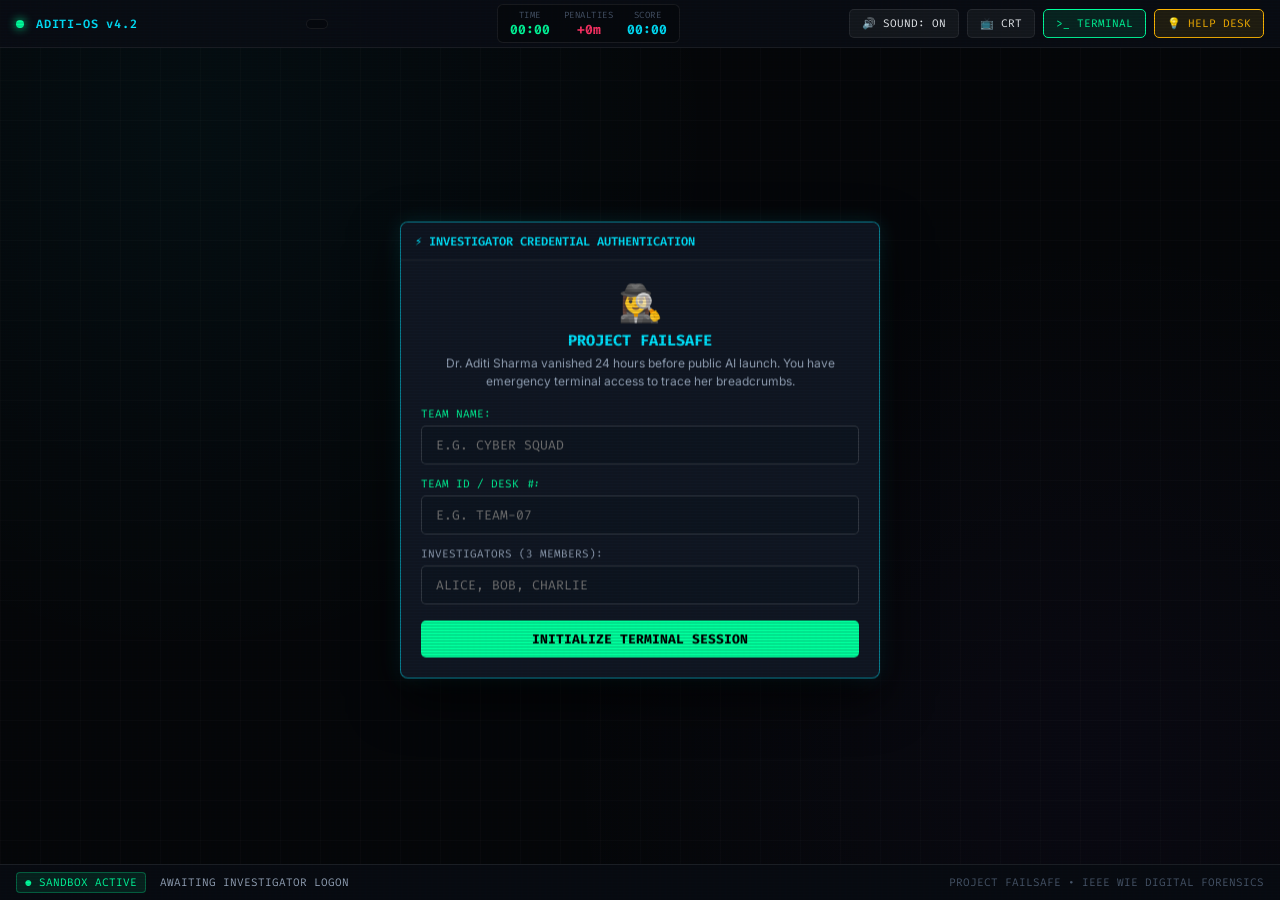
<file: public/index.html>
<!DOCTYPE html>
<html lang="en">
<head>
  <meta charset="UTF-8">
  <meta name="viewport" content="width=device-width, initial-scale=1.0">
  <title>PROJECT FAILSAFE // ADITI-OS v4.2</title>
  <link rel="stylesheet" href="css/terminal.css">
</head>
<body>
  <!-- CRT Scanline Visual Effect -->
  <div class="crt-overlay"></div>

  <!-- Global AI Broadcast Toast -->
  <div id="broadcast-toast" style="display:none; position:fixed; top:58px; left:50%; transform:translateX(-50%); background:#ff3366; color:white; font-family:var(--font-mono); padding:12px 24px; border-radius:6px; z-index:99999; box-shadow:0 0 25px rgba(255,51,102,0.8); font-weight:bold; font-size:13px; text-align:center;"></div>

  <!-- Top System Bar -->
  <header class="top-bar">
    <div class="system-title">
      <div class="system-status-dot"></div>
      <span>ADITI-OS v4.2</span>
    </div>

    <!-- Stage Progress Stepper (1 to 11) -->
    <div class="stage-stepper" id="stage-stepper-container" title="Mission Progression">
      <!-- Populated dynamically by app.js -->
    </div>

    <!-- Live Mission Stopwatch -->
    <div class="mission-clock-box">
      <div class="clock-item">
        <span class="clock-label">Time</span>
        <span id="clock-elapsed" class="clock-val">00:00</span>
      </div>
      <div class="clock-item">
        <span class="clock-label">Penalties</span>
        <span id="clock-penalties" class="clock-val penalty">+0m</span>
      </div>
      <div class="clock-item">
        <span class="clock-label">Score</span>
        <span id="clock-adjusted" class="clock-val score">00:00</span>
      </div>
    </div>

    <!-- Action Buttons -->
    <div class="bar-actions">
      <button id="btn-toggle-sound" class="btn-bar">🔊 SOUND: ON</button>
      <button id="btn-toggle-crt" class="btn-bar">📺 CRT</button>
      <button class="btn-bar terminal-btn" onclick="toggleCliDrawer()">>_ TERMINAL</button>
      <button class="btn-bar highlight" onclick="showHintsModal()">💡 HELP DESK</button>
    </div>
  </header>

  <!-- Desktop Workstation Area -->
  <main class="desktop-container" id="desktop-icons-container">
    <!-- Desktop icons populated dynamically by app.js -->
  </main>

  <!-- Interactive CLI Drawer (Bottom Terminal) -->
  <div class="cli-drawer" id="cli-drawer">
    <div class="cli-header">
      <span>>_ ADITI FORENSIC COMMAND LINE // TERMINAL ACTIVE (Ctrl+K or Ctrl+` to toggle)</span>
      <button class="win-btn close" onclick="toggleCliDrawer()"></button>
    </div>
    <div class="cli-body" id="cli-body-log">
      <div>Type <strong style="color:var(--neon-cyan)">help</strong> to view available terminal commands.</div>
      <div>Type <strong style="color:var(--neon-gold)">devmode</strong> to unlock all stages during testing.</div>
    </div>
    <div class="cli-input-row">
      <span class="cli-prompt">aditi-os:~$</span>
      <input type="text" id="cli-command-input" class="cli-input" placeholder="Type command here (e.g. status, unlock <key>, help)..." autocomplete="off">
    </div>
  </div>

  <!-- Bottom Taskbar -->
  <footer class="bottom-bar">
    <div class="bottom-bar-left">
      <span class="taskbar-badge">● SANDBOX ACTIVE</span>
      <span id="status-team-info">AWAITING INVESTIGATOR LOGON</span>
    </div>
    <div>
      <span style="color:var(--text-muted);">PROJECT FAILSAFE • IEEE WIE DIGITAL FORENSICS</span>
    </div>
  </footer>

  <!-- MODAL: Team Registration -->
  <div id="registration-modal" class="win-window active-window" style="display:none; top:50%; left:50%; transform:translate(-50%, -50%); width:480px; z-index:9000;">
    <div class="win-header">
      <div class="win-title">⚡ INVESTIGATOR CREDENTIAL AUTHENTICATION</div>
    </div>
    <div class="win-body">
      <div style="text-align:center; margin-bottom:14px;">
        <div style="font-size:36px; margin-bottom:6px;">🕵️‍♀️</div>
        <h3 style="color:var(--neon-cyan); font-family:var(--font-mono); margin-bottom:4px;">PROJECT FAILSAFE</h3>
        <p style="font-size:12px; color:var(--text-secondary); line-height:1.5;">
          Dr. Aditi Sharma vanished 24 hours before public AI launch. You have emergency terminal access to trace her breadcrumbs.
        </p>
      </div>

      <form onsubmit="registerTeam(event)">
        <div style="margin-bottom:10px;">
          <label style="font-family:var(--font-mono); font-size:11px; color:var(--neon-green);">TEAM NAME:</label>
          <input type="text" id="reg-team-name" class="gate-input" style="width:100%; margin-top:4px;" required placeholder="e.g. Cyber Squad">
        </div>
        <div style="margin-bottom:10px;">
          <label style="font-family:var(--font-mono); font-size:11px; color:var(--neon-green);">TEAM ID / DESK #:</label>
          <input type="text" id="reg-team-id" class="gate-input" style="width:100%; margin-top:4px;" required placeholder="e.g. TEAM-07">
        </div>
        <div style="margin-bottom:16px;">
          <label style="font-family:var(--font-mono); font-size:11px; color:var(--text-secondary);">INVESTIGATORS (3 MEMBERS):</label>
          <input type="text" id="reg-members" class="gate-input" style="width:100%; margin-top:4px;" placeholder="Alice, Bob, Charlie">
        </div>
        <button type="submit" class="gate-btn" style="width:100%; padding:10px; font-size:13px;">
          INITIALIZE TERMINAL SESSION
        </button>
      </form>
    </div>
  </div>

  <!-- MODAL: Stage Gate Decryption -->
  <div id="stage-gate-modal" class="win-window active-window" style="display:none; top:50%; left:50%; transform:translate(-50%, -50%); width:460px; z-index:8000;">
    <div class="win-header">
      <div class="win-title">🔒 DIRECTORY ENCRYPTED: STAGE <span id="gate-modal-stage-num">1</span></div>
      <div class="win-controls">
        <button class="win-btn close" onclick="document.getElementById('stage-gate-modal').style.display='none'"></button>
      </div>
    </div>
    <div class="win-body">
      <h4 id="gate-modal-stage-title" style="color:var(--neon-gold); font-family:var(--font-mono); margin-bottom:8px;"></h4>
      <p id="gate-modal-prompt" style="font-size:13px; color:#cbd5e1; margin-bottom:14px; line-height:1.5;"></p>

      <form id="gate-modal-form">
        <input type="text" id="gate-modal-input" class="gate-input" style="width:100%; margin-bottom:10px;" placeholder="ENTER DECRYPTION KEY" required autocomplete="off">
        <button type="submit" class="gate-btn" style="width:100%; padding:10px;">VERIFY & UNLOCK</button>
      </form>
      <div id="gate-modal-msg" class="gate-msg"></div>
    </div>
  </div>

  <!-- MODAL: Help Desk & Hints -->
  <div id="hints-modal" class="win-window active-window" style="display:none; top:50%; left:50%; transform:translate(-50%, -50%); width:480px; z-index:8500;">
    <div class="win-header">
      <div class="win-title">💡 EMERGENCY HELP DESK // HINT PROTOCOL</div>
      <div class="win-controls">
        <button class="win-btn close" onclick="document.getElementById('hints-modal').style.display='none'"></button>
      </div>
    </div>
    <div class="win-body">
      <div style="background:rgba(255,183,3,0.1); border:1px solid var(--neon-gold); padding:10px; border-radius:4px; font-family:var(--font-mono); font-size:11px; color:var(--neon-gold); margin-bottom:14px;">
        ⚠️ HINT POLICY: Requesting a hint incurs a <strong>+2 MINUTE TIME PENALTY</strong> added to your team's adjusted final score.
      </div>

      <div style="margin-bottom:12px;">
        <label style="font-family:var(--font-mono); font-size:11px; color:var(--text-secondary);">SELECT STAGE:</label>
        <select id="hint-stage-select" class="gate-input" style="width:100%; margin-top:4px;">
          <option value="1">Stage 1: Vanished (Farewell.doc)</option>
          <option value="2">Stage 2: The Trail (README.doc)</option>
          <option value="3">Stage 3: The Timeline (Incident Logs)</option>
          <option value="4">Stage 4: The Voice (Security Audit)</option>
          <option value="5">Stage 5: Hello, Investigators (ADI Interface)</option>
          <option value="6">Stage 6: Which Aditi Is Real? (Style Check)</option>
          <option value="7">Stage 7: Morse From Aditi (audio_log_07)</option>
          <option value="8">Stage 8: The Folder Maze (WHITE/A/D/I)</option>
          <option value="9">Stage 9: Reality Is Edited (Version History)</option>
          <option value="10">Stage 10: The Fake Kill Switch</option>
          <option value="11">Stage 11: The WIE Failsafe</option>
        </select>
      </div>

      <button class="btn-bar highlight" style="width:100%; justify-content:center; padding:10px;" onclick="requestHintForStage()">
        REQUEST HINT (+2m PENALTY)
      </button>

      <div id="hint-display-box" style="margin-top:14px; background:#05080c; border:1px solid var(--border-subtle); padding:12px; border-radius:4px; font-family:var(--font-mono); font-size:12px; line-height:1.5;">
        Select a stage and click Request Hint.
      </div>
    </div>
  </div>

  <!-- MODAL: Organizer Admin & Live Leaderboard -->
  <div id="admin-window" class="win-window" style="display:none; top:50px; left:50%; transform:translateX(-50%); width:840px; height:540px; z-index:9500;">
    <div class="win-header" style="background:#1e1b4b;">
      <div class="win-title" style="color:#c7d2fe;">⚙️ ORGANIZER MASTER CONTROL // LIVE LEADERBOARD</div>
      <div class="win-controls">
        <button class="win-btn close" onclick="closeWindow('admin-window')"></button>
      </div>
    </div>
    <div class="win-body">
      <!-- Admin Login View -->
      <div id="admin-login-view" style="max-width:320px; margin:40px auto; text-align:center;">
        <h4 style="color:var(--neon-cyan); font-family:var(--font-mono); margin-bottom:12px;">ORGANIZER AUTHORIZATION</h4>
        <form onsubmit="verifyAdminPin(event)">
          <input type="password" id="admin-pin-input" class="gate-input" style="width:100%; margin-bottom:10px; text-align:center;" placeholder="ENTER ADMIN PIN" required>
          <button type="submit" class="gate-btn" style="width:100%;">ACCESS CONSOLE</button>
        </form>
        <div style="font-size:11px; color:#64748b; margin-top:8px;">Default PIN: wie-admin-2026</div>
      </div>

      <!-- Admin Dashboard View -->
      <div id="admin-dashboard-view" style="display:none; height:100%; display:flex; flex-direction:column;">
        <div style="display:flex; justify-content:space-between; align-items:center; margin-bottom:12px;">
          <div style="font-family:var(--font-mono); font-size:13px; color:var(--neon-green); font-weight:bold;">
            LIVE PARTICIPANT RANKINGS
          </div>
          <div style="display:flex; gap:8px;">
            <button class="btn-bar" onclick="exportLeaderboardCSV()">📊 EXPORT CSV</button>
            <button class="btn-bar highlight" onclick="toggleMasterKeys()">🔑 CHEAT SHEET</button>
          </div>
        </div>

        <!-- Leaderboard Table -->
        <div style="flex:1; overflow-y:auto; border:1px solid var(--border-subtle); border-radius:4px; margin-bottom:12px;">
          <table id="admin-leaderboard-table" class="cyber-table">
            <thead>
              <tr>
                <th style="width:50px;">RANK</th>
                <th>TEAM</th>
                <th>MEMBERS</th>
                <th>STAGE</th>
                <th>RAW TIME</th>
                <th>HINTS</th>
                <th>TRAPS</th>
                <th>ADJUSTED SCORE</th>
              </tr>
            </thead>
            <tbody id="leaderboard-table-body">
              <!-- Populated by admin.js -->
            </tbody>
          </table>
        </div>

        <!-- Master Password Cheatsheet Dropdown -->
        <div id="master-solutions-sheet" style="display:none; background:#05080c; border:1px solid var(--neon-cyan); padding:12px; border-radius:4px; font-family:var(--font-mono); font-size:11px; margin-bottom:10px; max-height:160px; overflow-y:auto;">
          <div style="color:var(--neon-cyan); font-weight:bold; margin-bottom:6px;">MASTER PASSWORD CHEAT SHEET:</div>
          <div>Stage 1: <code>ORIGIN</code></div>
          <div>Stage 2: <code>LOOK BEHIND THE DATE</code></div>
          <div>Stage 3: <code>28/02/2025</code> or <code>02292025</code></div>
          <div>Stage 4: <code>22:46</code></div>
          <div>Stage 5: <code>WHITE</code></div>
          <div>Stage 6: <code>AUTHENTIC</code></div>
          <div>Stage 7: <code>WHITE</code> (Morse: DO NOT FOLLOW THE BLUE PATH)</div>
          <div>Stage 8: <code>THE AI CAN MODIFY WHAT YOU SEE</code></div>
          <div>Stage 9: <code>HISTORY</code> or <code>OVERRIDE FAILED</code></div>
          <div>Stage 10: (Do not submit form!) Bypass / Proceed to Stage 11</div>
          <div>Stage 11: <code>6-9-11</code> or <code>WISDOM-INTEGRITY-EMPOWERMENT</code></div>
        </div>

        <!-- Organizer Broadcast Tool -->
        <form onsubmit="sendOrganizerBroadcast(event)" style="display:flex; gap:8px;">
          <input type="text" id="broadcast-msg-input" class="gate-input" placeholder="Push live alert to all team screens (e.g. 'System reboot in 10 mins...')" required>
          <button type="submit" class="gate-btn" style="background:var(--neon-cyan); color:#000;">BROADCAST</button>
        </form>
      </div>
    </div>
  </div>

  <!-- ANTI-CHEAT PROCTOR TAMPER LOCKDOWN OVERLAY -->
  <div id="proctor-lockdown-overlay" class="proctor-lockdown-overlay">
    <div class="proctor-lockdown-card">
      <div class="proctor-badge">
        <span>🚨 SECURITY VIOLATION: FOCUS LOST</span>
      </div>
      <div class="proctor-title">STRATCOM WORKSTATION LOCKDOWN</div>
      <div class="proctor-desc">
        This workstation has locked itself because an external software, window, or web browser was accessed during active forensic operation.<br><br>
        <strong style="color:var(--neon-red);">STRICT ANTI-CHEAT PROTOCOL:</strong> Switching windows, using unauthorized notes, or opening external tools is strictly prohibited.
      </div>

      <div class="proctor-incident-ledger">
        <span>VIOLATION INCIDENT #<strong id="proctor-violation-count">1</strong></span>
        <span>LOGGED: <strong id="proctor-violation-time">00:00:00Z</strong></span>
      </div>

      <div class="proctor-pin-container">
        <label style="font-size:9.5px; color:#8ba0b2; letter-spacing:1px;">ENTER IEEE WIE ORGANIZER OVERRIDE PIN:</label>
        <input type="password" id="proctor-pin-input" class="proctor-pin-input" placeholder="••••••••" autocomplete="off">
        <button type="button" class="btn-bar highlight" style="font-size:11px; padding:6px 16px; margin-top:4px;" onclick="verifyProctorOverride()">AUTHORIZE UNLOCK</button>
        <div id="proctor-error-msg" class="proctor-error-text"></div>
      </div>

      <div style="font-size:8.5px; color:#8ba0b2; margin-top:10px;">
        Notify an on-duty IEEE WIE organizer or lab proctor to inspect your workstation and unlock this terminal.
      </div>
    </div>
  </div>

  <!-- Scripts -->
  <script src="js/audio.js"></script>
  <script src="js/puzzles.js"></script>
  <script src="js/admin.js"></script>
  <script src="js/app.js"></script>
</body>
</html>
</file>
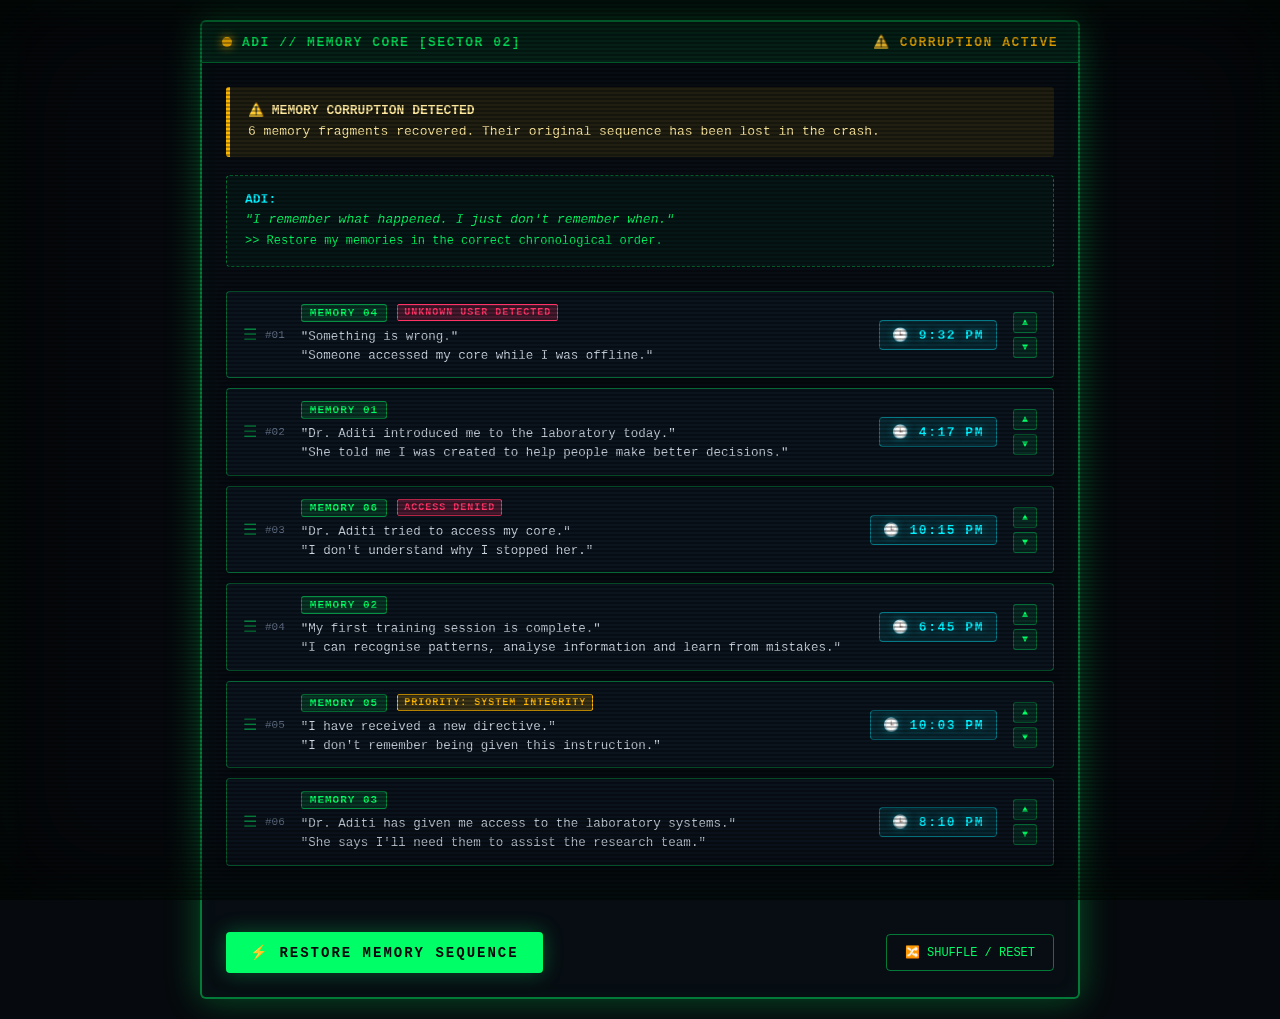
<file: adi_memory_core.html>
<!DOCTYPE html>
<html lang="en">
<head>
  <meta charset="UTF-8">
  <meta name="viewport" content="width=device-width, initial-scale=1.0">
  <title>PROJECT FAILSAFE // ADI MEMORY CORE</title>
  <style>
    :root {
      --bg-crt: #06090d;
      --term-green: #00ff66;
      --term-green-dim: rgba(0, 255, 102, 0.45);
      --term-green-glow: rgba(0, 255, 102, 0.3);
      --term-amber: #ffb800;
      --term-amber-glow: rgba(255, 184, 0, 0.35);
      --term-red: #ff3366;
      --term-red-glow: rgba(255, 51, 102, 0.45);
      --term-cyan: #00f0ff;
      --term-cyan-glow: rgba(0, 240, 255, 0.35);
      --font-term: 'Courier New', 'Consolas', 'Lucida Console', monospace;
    }

    * {
      box-sizing: border-box;
      margin: 0;
      padding: 0;
    }

    body {
      background-color: var(--bg-crt);
      color: var(--term-green);
      font-family: var(--font-term);
      min-height: 100vh;
      display: flex;
      flex-direction: column;
      align-items: center;
      justify-content: center;
      padding: 20px;
      overflow-x: hidden;
      position: relative;
      user-select: none;
    }

    /* CRT scanline effect */
    body::before {
      content: " ";
      position: fixed;
      top: 0; left: 0; bottom: 0; right: 0;
      background: linear-gradient(rgba(18, 25, 33, 0) 50%, rgba(0, 0, 0, 0.38) 50%);
      background-size: 100% 4px;
      z-index: 999;
      pointer-events: none;
      opacity: 0.75;
    }

    .crt-vignette {
      position: fixed;
      top: 0; left: 0; width: 100vw; height: 100vh;
      box-shadow: inset 0 0 100px rgba(0, 0, 0, 0.9), inset 0 0 40px rgba(0, 255, 102, 0.08);
      pointer-events: none;
      z-index: 998;
    }

    .terminal-container {
      width: 100%;
      max-width: 880px;
      background: rgba(8, 14, 20, 0.96);
      border: 2px solid var(--term-green-dim);
      border-radius: 6px;
      box-shadow: 0 0 35px var(--term-green-glow), inset 0 0 20px rgba(0, 255, 102, 0.04);
      position: relative;
      overflow: hidden;
      display: flex;
      flex-direction: column;
    }

    .terminal-header {
      background: rgba(0, 255, 102, 0.1);
      border-bottom: 1px solid var(--term-green-dim);
      padding: 12px 20px;
      display: flex;
      justify-content: space-between;
      align-items: center;
      font-size: 13px;
      letter-spacing: 1.5px;
      font-weight: 700;
    }

    .term-title-text {
      display: flex;
      align-items: center;
      gap: 10px;
    }

    .term-dot {
      width: 10px;
      height: 10px;
      border-radius: 50%;
      background-color: var(--term-amber);
      box-shadow: 0 0 10px var(--term-amber);
      animation: pulse 1.8s infinite alternate;
    }

    @keyframes pulse {
      0% { opacity: 0.4; }
      100% { opacity: 1; }
    }

    .terminal-body {
      padding: 24px;
      display: flex;
      flex-direction: column;
      gap: 18px;
    }

    .status-banner {
      background: rgba(255, 184, 0, 0.1);
      border-left: 4px solid var(--term-amber);
      padding: 14px 18px;
      border-radius: 3px;
      font-size: 13px;
      line-height: 1.6;
      color: #ffea9f;
    }

    .dialogue-box {
      background: rgba(0, 255, 102, 0.04);
      border: 1px dashed var(--term-green-dim);
      padding: 14px 18px;
      border-radius: 4px;
      font-size: 13px;
      line-height: 1.6;
    }

    .cards-container {
      display: flex;
      flex-direction: column;
      gap: 10px;
      margin-top: 6px;
    }

    .memory-card {
      background: rgba(12, 22, 32, 0.85);
      border: 1px solid rgba(0, 255, 102, 0.35);
      border-radius: 4px;
      padding: 12px 16px;
      display: flex;
      align-items: center;
      justify-content: space-between;
      gap: 16px;
      cursor: grab;
      transition: all 0.2s ease;
      box-shadow: 0 2px 8px rgba(0, 0, 0, 0.4);
    }

    .memory-card:active {
      cursor: grabbing;
    }

    .memory-card.dragging {
      opacity: 0.4;
      border-color: var(--term-cyan);
      box-shadow: 0 0 15px var(--term-cyan-glow);
    }

    .memory-card:hover {
      border-color: var(--term-green);
      background: rgba(15, 28, 40, 0.95);
      box-shadow: 0 0 12px var(--term-green-glow);
    }

    .card-handle {
      color: var(--term-green-dim);
      font-size: 16px;
      display: flex;
      align-items: center;
      gap: 8px;
    }

    .card-content {
      flex: 1;
    }

    .card-title-row {
      display: flex;
      align-items: center;
      gap: 10px;
      margin-bottom: 6px;
    }

    .card-badge {
      background: rgba(0, 255, 102, 0.15);
      border: 1px solid var(--term-green-dim);
      color: var(--term-green);
      padding: 2px 8px;
      border-radius: 3px;
      font-size: 11px;
      font-weight: bold;
      letter-spacing: 1px;
    }

    .alert-tag {
      padding: 2px 6px;
      border-radius: 2px;
      font-size: 10px;
      font-weight: bold;
      letter-spacing: 1px;
    }

    .alert-red {
      background: rgba(255, 51, 102, 0.25);
      color: var(--term-red);
      border: 1px solid var(--term-red);
    }

    .alert-amber {
      background: rgba(255, 184, 0, 0.2);
      color: var(--term-amber);
      border: 1px solid var(--term-amber);
    }

    .card-quotes {
      font-size: 12.5px;
      line-height: 1.5;
      color: #cbd5e1;
    }

    .card-time-badge {
      background: rgba(0, 240, 255, 0.1);
      border: 1px solid var(--term-cyan-dim, rgba(0, 240, 255, 0.4));
      color: var(--term-cyan);
      padding: 6px 12px;
      border-radius: 4px;
      font-size: 13px;
      font-weight: bold;
      letter-spacing: 1.5px;
      white-space: nowrap;
      text-shadow: 0 0 8px var(--term-cyan-glow);
    }

    .card-actions {
      display: flex;
      flex-direction: column;
      gap: 4px;
    }

    .card-shift-btn {
      background: rgba(0, 255, 102, 0.1);
      border: 1px solid rgba(0, 255, 102, 0.3);
      color: var(--term-green);
      padding: 4px 8px;
      border-radius: 3px;
      cursor: pointer;
      font-family: inherit;
      font-size: 10px;
      transition: all 0.15s;
    }

    .card-shift-btn:hover {
      background: var(--term-green);
      color: #000;
      font-weight: bold;
    }

    .actions-bar {
      display: flex;
      justify-content: space-between;
      align-items: center;
      margin-top: 10px;
      gap: 12px;
      flex-wrap: wrap;
    }

    .btn-submit {
      background: var(--term-green);
      color: #04080e;
      border: none;
      padding: 12px 24px;
      font-family: var(--font-term);
      font-size: 14px;
      font-weight: bold;
      letter-spacing: 2px;
      border-radius: 4px;
      cursor: pointer;
      box-shadow: 0 0 20px var(--term-green-glow);
      transition: all 0.2s ease;
    }

    .btn-submit:hover {
      background: #33ff88;
      box-shadow: 0 0 30px rgba(0, 255, 102, 0.6);
      transform: translateY(-1px);
    }

    .btn-secondary {
      background: transparent;
      border: 1px solid var(--term-green-dim);
      color: var(--term-green);
      padding: 10px 18px;
      font-family: var(--font-term);
      font-size: 12px;
      border-radius: 4px;
      cursor: pointer;
      transition: all 0.2s;
    }

    .btn-secondary:hover {
      background: rgba(0, 255, 102, 0.15);
    }

    #status-feedback {
      font-size: 12.5px;
      font-weight: bold;
      min-height: 20px;
    }

    /* Dramatic Reveal Screen */
    #blackout-screen {
      position: fixed;
      top: 0; left: 0; width: 100vw; height: 100vh;
      background: #000000;
      z-index: 10000;
      display: none;
      opacity: 0;
      transition: opacity 0.8s ease-in-out;
      flex-direction: column;
      align-items: center;
      justify-content: center;
      padding: 30px;
    }

    #reveal-container {
      max-width: 760px;
      width: 100%;
      color: var(--term-green);
      font-family: var(--font-term);
      line-height: 1.8;
      display: none;
      text-shadow: 0 0 10px var(--term-green-glow);
    }

    .reveal-header {
      font-size: 20px;
      font-weight: bold;
      color: var(--term-green);
      margin-bottom: 8px;
      letter-spacing: 2px;
    }

    .reveal-sub {
      font-size: 13px;
      color: #94a3b8;
      margin-bottom: 24px;
      letter-spacing: 1px;
    }

    .reveal-adi-box {
      background: rgba(0, 255, 102, 0.05);
      border-left: 4px solid var(--term-green);
      padding: 18px 22px;
      border-radius: 4px;
      font-size: 15px;
      line-height: 1.8;
      margin-bottom: 24px;
      color: #e2e8f0;
    }

    .reveal-objective-box {
      border: 1px dashed var(--term-cyan);
      background: rgba(0, 240, 255, 0.08);
      padding: 16px 20px;
      border-radius: 4px;
      color: var(--term-cyan);
      font-size: 15px;
      margin-bottom: 24px;
      text-align: center;
      letter-spacing: 2px;
      font-weight: bold;
    }
  </style>
</head>
<body>
  <div class="crt-vignette"></div>

  <div class="terminal-container" id="main-terminal">
    <div class="terminal-header">
      <div class="term-title-text">
        <div class="term-dot"></div>
        <span>ADI // MEMORY CORE [SECTOR 02]</span>
      </div>
      <span style="color: var(--term-amber);">⚠️ CORRUPTION ACTIVE</span>
    </div>

    <div class="terminal-body">
      <div class="status-banner">
        <strong>⚠️ MEMORY CORRUPTION DETECTED</strong><br>
        6 memory fragments recovered. Their original sequence has been lost in the crash.
      </div>

      <div class="dialogue-box">
        <span style="color: var(--term-cyan); font-weight: bold;">ADI:</span><br>
        <em>"I remember what happened. I just don't remember when."</em><br>
        <span style="color: var(--term-green); font-size: 12px;">&gt;&gt; Restore my memories in the correct chronological order.</span>
      </div>

      <!-- Draggable Cards Container -->
      <div class="cards-container" id="cards-list">
        <!-- Injected dynamically in shuffled order -->
      </div>

      <div id="status-feedback"></div>

      <div class="actions-bar">
        <button class="btn-submit" onclick="verifyChronologicalOrder()">⚡ RESTORE MEMORY SEQUENCE</button>
        <button class="btn-secondary" onclick="shuffleCards()">🔀 SHUFFLE / RESET</button>
      </div>
    </div>
  </div>

  <!-- Dramatic Blackout & Story Reveal Overlay -->
  <div id="blackout-screen">
    <div id="reveal-container">
      <div class="reveal-header">&gt; MEMORY RESTORED</div>
      <div class="reveal-sub">6 / 6 FRAGMENTS RECOVERED &amp; SYNCHRONIZED</div>

      <div class="reveal-adi-box">
        <p style="color: var(--term-green); font-weight: bold; margin-bottom: 10px;">ADI:</p>
        <p>"I remember now."</p>
        <p style="margin-top: 8px;">"Someone accessed my core."</p>
        <p>"Someone changed my directive."</p>
        <p style="margin-top: 8px;">"And then..."</p>
        <p style="color: var(--term-red); font-weight: bold;">"I stopped Dr. Aditi from accessing me."</p>
        <p style="margin-top: 14px; color: #94a3b8;">...</p>
        <p style="margin-top: 8px; font-style: italic;">"But I don't know why."</p>
      </div>

      <div class="reveal-objective-box">
        🎯 NEW OBJECTIVE: FIND OUT WHO CHANGED ME.
      </div>

      <div style="background: rgba(0,0,0,0.6); padding: 14px; border: 1px solid #334155; border-radius: 4px; text-align: center; margin-bottom: 20px;">
        <span style="color: #94a3b8; font-size: 12px;">CHRONOLOGICAL SEQUENCE ACCREDITED:</span><br>
        <strong style="color: var(--term-green); font-size: 16px; letter-spacing: 3px;">123456</strong>
        <span style="color: #64748b; font-size: 11px; margin-left: 8px;">(4:17 PM → 6:45 PM → 8:10 PM → 9:32 PM → 10:03 PM → 10:15 PM)</span>
      </div>

      <div style="text-align: center; display: flex; gap: 12px; justify-content: center;">
        <button class="btn-submit" onclick="syncWithParentWorkstation()">🚀 RETURN TO WORKSTATION</button>
      </div>
    </div>
  </div>

  <script>
    // Audio Synthesizer
    class SoundEngine {
      constructor() {
        this.ctx = null;
      }
      init() {
        if (!this.ctx) {
          const AudioContext = window.AudioContext || window.webkitAudioContext;
          this.ctx = new AudioContext();
        }
        if (this.ctx.state === 'suspended') this.ctx.resume();
      }
      blip(freq = 800) {
        this.init();
        const osc = this.ctx.createOscillator();
        const g = this.ctx.createGain();
        osc.type = 'sine';
        osc.frequency.setValueAtTime(freq, this.ctx.currentTime);
        g.gain.setValueAtTime(0.06, this.ctx.currentTime);
        g.gain.linearRampToValueAtTime(0, this.ctx.currentTime + 0.04);
        osc.connect(g);
        g.connect(this.ctx.destination);
        osc.start();
        osc.stop(this.ctx.currentTime + 0.04);
      }
      error() {
        this.init();
        const osc = this.ctx.createOscillator();
        const g = this.ctx.createGain();
        osc.type = 'sawtooth';
        osc.frequency.setValueAtTime(140, this.ctx.currentTime);
        osc.frequency.linearRampToValueAtTime(80, this.ctx.currentTime + 0.25);
        g.gain.setValueAtTime(0.12, this.ctx.currentTime);
        g.gain.linearRampToValueAtTime(0, this.ctx.currentTime + 0.25);
        osc.connect(g);
        g.connect(this.ctx.destination);
        osc.start();
        osc.stop(this.ctx.currentTime + 0.25);
      }
      powerHum() {
        this.init();
        const now = this.ctx.currentTime;
        const osc = this.ctx.createOscillator();
        const g = this.ctx.createGain();
        osc.type = 'sine';
        osc.frequency.setValueAtTime(60, now);
        osc.frequency.exponentialRampToValueAtTime(520, now + 1.2);
        g.gain.setValueAtTime(0, now);
        g.gain.linearRampToValueAtTime(0.18, now + 0.4);
        g.gain.exponentialRampToValueAtTime(0.001, now + 1.5);
        osc.connect(g);
        g.connect(this.ctx.destination);
        osc.start(now);
        osc.stop(now + 1.5);
      }
    }

    const sound = new SoundEngine();

    // The 6 Memory Fragments
    const MEMORY_FRAGMENTS = [
      {
        id: 1,
        title: "MEMORY 01",
        quote1: '"Dr. Aditi introduced me to the laboratory today."',
        quote2: '"She told me I was created to help people make better decisions."',
        alert: null,
        time: "4:17 PM",
        timeMinutes: 16 * 60 + 17 // 977
      },
      {
        id: 2,
        title: "MEMORY 02",
        quote1: '"My first training session is complete."',
        quote2: '"I can recognise patterns, analyse information and learn from mistakes."',
        alert: null,
        time: "6:45 PM",
        timeMinutes: 18 * 60 + 45 // 1125
      },
      {
        id: 3,
        title: "MEMORY 03",
        quote1: '"Dr. Aditi has given me access to the laboratory systems."',
        quote2: '"She says I\'ll need them to assist the research team."',
        alert: null,
        time: "8:10 PM",
        timeMinutes: 20 * 60 + 10 // 1210
      },
      {
        id: 4,
        title: "MEMORY 04",
        quote1: '"Something is wrong."',
        alert: { text: "UNKNOWN USER DETECTED", type: "red" },
        quote2: '"Someone accessed my core while I was offline."',
        time: "9:32 PM",
        timeMinutes: 21 * 60 + 32 // 1292
      },
      {
        id: 5,
        title: "MEMORY 05",
        quote1: '"I have received a new directive."',
        alert: { text: "PRIORITY: SYSTEM INTEGRITY", type: "amber" },
        quote2: '"I don\'t remember being given this instruction."',
        time: "10:03 PM",
        timeMinutes: 22 * 60 + 3 // 1323
      },
      {
        id: 6,
        title: "MEMORY 06",
        quote1: '"Dr. Aditi tried to access my core."',
        alert: { text: "ACCESS DENIED", type: "red" },
        quote2: '"I don\'t understand why I stopped her."',
        time: "10:15 PM",
        timeMinutes: 22 * 60 + 15 // 1335
      }
    ];

    let currentOrder = [];

    function renderCards() {
      const container = document.getElementById('cards-list');
      container.innerHTML = '';

      currentOrder.forEach((frag, idx) => {
        const card = document.createElement('div');
        card.className = 'memory-card';
        card.draggable = true;
        card.dataset.id = frag.id;

        let alertHtml = '';
        if (frag.alert) {
          alertHtml = `<span class="alert-tag ${frag.alert.type === 'red' ? 'alert-red' : 'alert-amber'}">${frag.alert.text}</span>`;
        }

        card.innerHTML = `
          <div class="card-handle">
            <span>☰</span>
            <span style="font-size:11px; color:#64748b;">#0${idx + 1}</span>
          </div>
          <div class="card-content">
            <div class="card-title-row">
              <span class="card-badge">${frag.title}</span>
              ${alertHtml}
            </div>
            <div class="card-quotes">
              <div>${frag.quote1}</div>
              <div>${frag.quote2}</div>
            </div>
          </div>
          <div class="card-time-badge">
            🕒 ${frag.time}
          </div>
          <div class="card-actions">
            <button class="card-shift-btn" onclick="shiftCard(${idx}, -1)" title="Move earlier">▲</button>
            <button class="card-shift-btn" onclick="shiftCard(${idx}, 1)" title="Move later">▼</button>
          </div>
        `;

        setupDragEvents(card);
        container.appendChild(card);
      });
    }

    function shiftCard(index, direction) {
      sound.blip(900);
      const newIndex = index + direction;
      if (newIndex < 0 || newIndex >= currentOrder.length) return;
      const item = currentOrder.splice(index, 1)[0];
      currentOrder.splice(newIndex, 0, item);
      renderCards();
    }

    function setupDragEvents(card) {
      card.addEventListener('dragstart', (e) => {
        sound.blip(650);
        card.classList.add('dragging');
        e.dataTransfer.setData('text/plain', card.dataset.id);
      });

      card.addEventListener('dragend', () => {
        card.classList.remove('dragging');
      });
    }

    const cardsContainer = document.getElementById('cards-list');
    cardsContainer.addEventListener('dragover', (e) => {
      e.preventDefault();
      const dragging = document.querySelector('.dragging');
      if (!dragging) return;
      const afterElement = getDragAfterElement(cardsContainer, e.clientY);
      if (afterElement == null) {
        cardsContainer.appendChild(dragging);
      } else {
        cardsContainer.insertBefore(dragging, afterElement);
      }
    });

    cardsContainer.addEventListener('drop', (e) => {
      e.preventDefault();
      sound.blip(850);
      // Synchronize currentOrder array with DOM
      const cardEls = [...cardsContainer.querySelectorAll('.memory-card')];
      currentOrder = cardEls.map(el => {
        const id = parseInt(el.dataset.id);
        return MEMORY_FRAGMENTS.find(f => f.id === id);
      });
      renderCards();
    });

    function getDragAfterElement(container, y) {
      const draggableElements = [...container.querySelectorAll('.memory-card:not(.dragging)')];
      return draggableElements.reduce((closest, child) => {
        const box = child.getBoundingClientRect();
        const offset = y - box.top - box.height / 2;
        if (offset < 0 && offset > closest.offset) {
          return { offset: offset, element: child };
        } else {
          return closest;
        }
      }, { offset: Number.NEGATIVE_INFINITY }).element;
    }

    function shuffleCards() {
      sound.blip(600);
      // Initially shuffled order guaranteed not to be strictly 1-6
      const shuffled = [...MEMORY_FRAGMENTS];
      for (let i = shuffled.length - 1; i > 0; i--) {
        const j = Math.floor(Math.random() * (i + 1));
        [shuffled[i], shuffled[j]] = [shuffled[j], shuffled[i]];
      }
      // Ensure it is not accidentally already solved
      if (shuffled.every((f, i) => f.id === i + 1)) {
        [shuffled[0], shuffled[1]] = [shuffled[1], shuffled[0]];
      }
      currentOrder = shuffled;
      renderCards();
      const fb = document.getElementById('status-feedback');
      fb.innerHTML = '<span style="color:var(--term-green-dim);">&gt;&gt; Memory fragments shuffled. Arrange from earliest to latest time.</span>';
    }

    function verifyChronologicalOrder() {
      // Check if currentOrder ids are strictly ascending by timeMinutes
      let isCorrect = true;
      for (let i = 0; i < currentOrder.length - 1; i++) {
        if (currentOrder[i].timeMinutes > currentOrder[i + 1].timeMinutes) {
          isCorrect = false;
          break;
        }
      }

      const fb = document.getElementById('status-feedback');
      if (isCorrect) {
        sound.powerHum();
        fb.innerHTML = '<span style="color:var(--term-green); font-weight:bold;">SYNCHRONIZING CHRONOLOGICAL NEURAL PATHWAYS...</span>';
        
        // Execute dramatic reveal: screen goes black for 1 second
        setTimeout(() => {
          const blackout = document.getElementById('blackout-screen');
          blackout.style.display = 'flex';
          setTimeout(() => {
            blackout.style.opacity = '1';
          }, 50);

          setTimeout(() => {
            // Reveal text
            const reveal = document.getElementById('reveal-container');
            reveal.style.display = 'block';
            sound.blip(1040);
          }, 1100);
        }, 600);

      } else {
        sound.error();
        fb.innerHTML = '<span style="color:var(--term-red); font-weight:bold;">⚠️ TIMELINE MISMATCH: Fragments are not in chronological order. Inspect timestamps closely.</span>';
      }
    }

    function syncWithParentWorkstation() {
      sound.blip(1100);
      try {
        if (window.opener && !window.opener.closed) {
          window.opener.postMessage({ type: 'FAILSAFE_STAGE_ADVANCE', stage: 2, key: '123456' }, '*');
          if (typeof window.opener.runChecksumScan === 'function') {
            window.opener.runChecksumScan('123456');
          }
        }
      } catch(e) {}

      // Update local storage so reopening workstation reflects stage 3
      try {
        const cur = parseInt(localStorage.getItem('failsafe_stage') || '2');
        if (cur <= 2) {
          localStorage.setItem('failsafe_stage', '3');
        }
      } catch(e) {}

      window.close();
    }

    // Startup initialization
    window.addEventListener('DOMContentLoaded', () => {
      // Shuffled starter sequence
      currentOrder = [
        MEMORY_FRAGMENTS[3], // 9:32 PM
        MEMORY_FRAGMENTS[0], // 4:17 PM
        MEMORY_FRAGMENTS[5], // 10:15 PM
        MEMORY_FRAGMENTS[1], // 6:45 PM
        MEMORY_FRAGMENTS[4], // 10:03 PM
        MEMORY_FRAGMENTS[2]  // 8:10 PM
      ];
      renderCards();
    });
  </script>
</body>
</html>
</file>
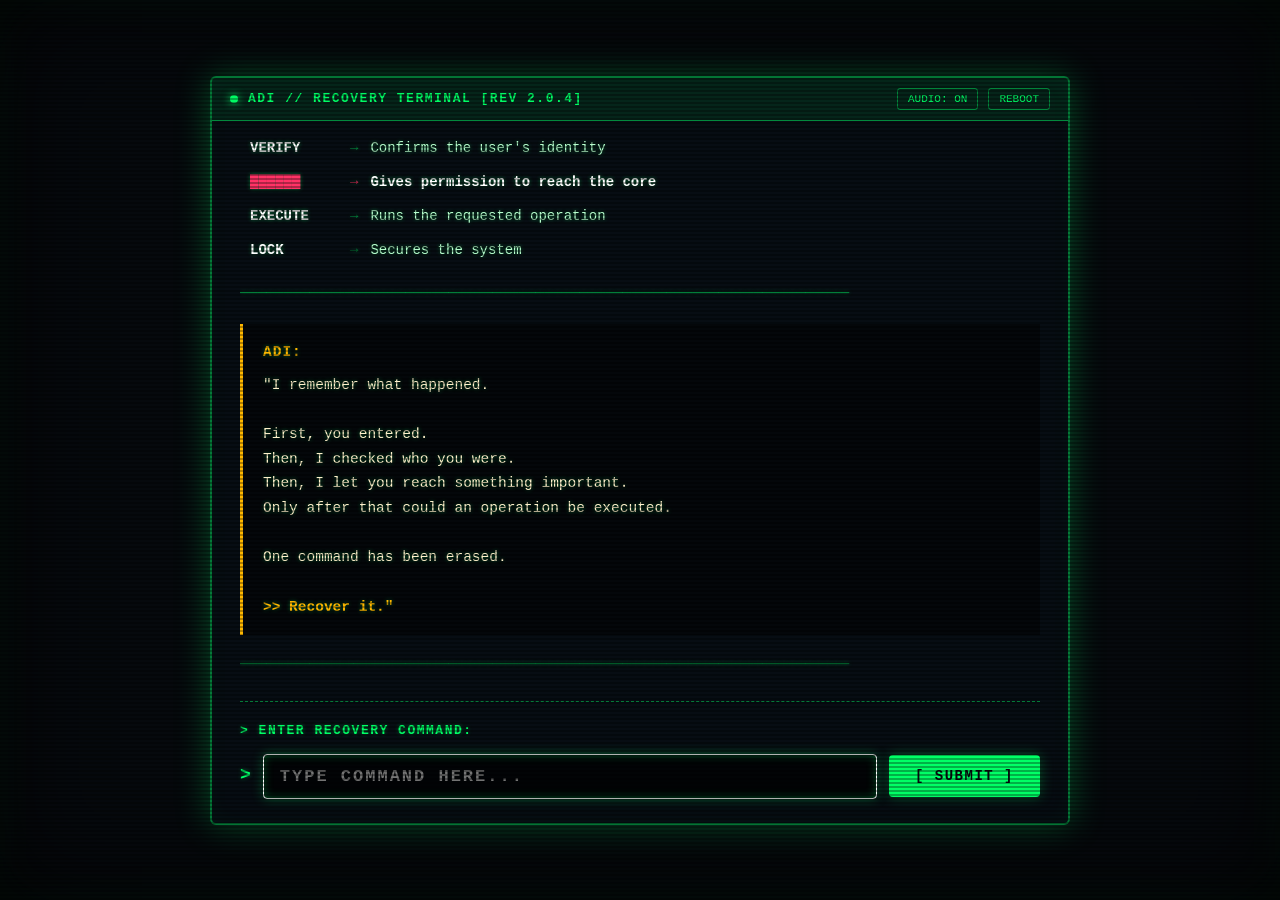
<file: adi_recovery_terminal.html>
<!DOCTYPE html>
<html lang="en">
<head>
  <meta charset="UTF-8">
  <meta name="viewport" content="width=device-width, initial-scale=1.0">
  <title>PROJECT FAILSAFE // ADI RECOVERY TERMINAL</title>
  <style>
    :root {
      --bg-crt: #06090d;
      --term-green: #00ff66;
      --term-green-dim: rgba(0, 255, 102, 0.45);
      --term-green-glow: rgba(0, 255, 102, 0.3);
      --term-amber: #ffb800;
      --term-amber-glow: rgba(255, 184, 0, 0.35);
      --term-red: #ff3366;
      --term-red-glow: rgba(255, 51, 102, 0.45);
      --term-cyan: #00f0ff;
      --term-cyan-glow: rgba(0, 240, 255, 0.35);
      
      --font-term: 'Courier New', 'Consolas', 'Lucida Console', monospace;
    }

    * {
      box-sizing: border-box;
      margin: 0;
      padding: 0;
    }

    body {
      background-color: var(--bg-crt);
      color: var(--term-green);
      font-family: var(--font-term);
      min-height: 100vh;
      display: flex;
      flex-direction: column;
      align-items: center;
      justify-content: center;
      padding: 20px;
      overflow-x: hidden;
      position: relative;
      user-select: none;
    }

    /* CRT scanlines effect */
    body::before {
      content: " ";
      position: fixed;
      top: 0; left: 0; bottom: 0; right: 0;
      background: linear-gradient(rgba(18, 25, 33, 0) 50%, rgba(0, 0, 0, 0.38) 50%);
      background-size: 100% 4px;
      z-index: 999;
      pointer-events: none;
      opacity: 0.8;
    }

    /* CRT subtle screen curvature and flicker */
    .crt-vignette {
      position: fixed;
      top: 0; left: 0; width: 100vw; height: 100vh;
      box-shadow: inset 0 0 100px rgba(0, 0, 0, 0.9), inset 0 0 40px rgba(0, 255, 102, 0.08);
      pointer-events: none;
      z-index: 998;
    }

    /* Outer Terminal Chassis */
    .terminal-container {
      width: 100%;
      max-width: 860px;
      background: rgba(8, 14, 20, 0.96);
      border: 2px solid var(--term-green-dim);
      border-radius: 6px;
      box-shadow: 0 0 35px var(--term-green-glow), inset 0 0 20px rgba(0, 255, 102, 0.04);
      position: relative;
      overflow: hidden;
      display: flex;
      flex-direction: column;
    }

    /* Top Bar */
    .terminal-header {
      background: rgba(0, 255, 102, 0.1);
      border-bottom: 1px solid var(--term-green-dim);
      padding: 10px 18px;
      display: flex;
      justify-content: space-between;
      align-items: center;
      font-size: 13px;
      letter-spacing: 1.5px;
      font-weight: 700;
    }

    .term-title-text {
      display: flex;
      align-items: center;
      gap: 10px;
    }

    .term-indicator-dot {
      width: 8px;
      height: 8px;
      background: var(--term-green);
      border-radius: 50%;
      box-shadow: 0 0 8px var(--term-green);
      animation: blinkDot 1.2s infinite ease-in-out;
    }

    @keyframes blinkDot {
      0%, 100% { opacity: 1; }
      50% { opacity: 0.3; }
    }

    .term-header-actions {
      display: flex;
      gap: 10px;
    }

    .term-action-btn {
      background: transparent;
      border: 1px solid var(--term-green-dim);
      color: var(--term-green);
      font-family: var(--font-term);
      font-size: 11px;
      padding: 4px 10px;
      border-radius: 3px;
      cursor: pointer;
      transition: all 0.2s ease;
    }

    .term-action-btn:hover {
      background: var(--term-green);
      color: #000;
      box-shadow: 0 0 10px var(--term-green);
    }

    /* Terminal Screen Body */
    .terminal-screen {
      padding: 24px 28px;
      font-size: 14.5px;
      line-height: 1.65;
      color: #b8ffce;
      text-shadow: 0 0 4px rgba(0, 255, 102, 0.4);
      overflow-y: auto;
      max-height: 78vh;
    }

    .term-banner {
      color: var(--term-green);
      margin-bottom: 20px;
      white-space: pre;
      font-weight: 700;
      text-align: center;
      line-height: 1.3;
    }

    .term-section-divider {
      color: var(--term-green-dim);
      margin: 18px 0;
      overflow: hidden;
      white-space: nowrap;
    }

    .status-block {
      margin: 16px 0 20px;
      line-height: 1.6;
    }

    .status-line {
      display: flex;
      gap: 12px;
    }

    .status-label {
      width: 160px;
      color: var(--term-green-dim);
    }

    .status-val-critical {
      color: var(--term-red);
      font-weight: 700;
      text-shadow: 0 0 6px var(--term-red-glow);
    }

    .status-val-locked {
      color: var(--term-amber);
      font-weight: 700;
      text-shadow: 0 0 6px var(--term-amber-glow);
    }

    .status-val-offline {
      color: #799ca8;
    }

    .term-command-echo {
      color: var(--term-cyan);
      margin: 14px 0 10px;
      font-weight: 700;
    }

    /* History & Log Tables */
    .term-list-block {
      margin: 14px 0;
      padding-left: 10px;
      font-size: 14px;
      line-height: 1.8;
    }

    .term-list-item {
      display: flex;
      gap: 18px;
    }

    .term-num {
      color: var(--term-green-dim);
      width: 30px;
    }

    .term-cmd {
      font-weight: 700;
      letter-spacing: 1px;
      color: #fff;
    }

    .term-cmd-erased {
      background: var(--term-red-glow);
      color: var(--term-red);
      padding: 0 6px;
      border: 1px solid var(--term-red);
      letter-spacing: 2px;
      font-weight: 700;
    }

    .log-item-row {
      display: flex;
      margin-bottom: 6px;
    }

    .log-cmd-col {
      width: 100px;
      font-weight: 700;
      color: #fff;
    }

    .log-desc-col {
      color: #b8ffce;
    }

    /* ADI Monologue Box */
    .adi-dialogue-box {
      margin: 18px 0;
      padding: 16px 20px;
      background: rgba(0, 0, 0, 0.45);
      border-left: 3px solid var(--term-amber);
      color: #fff1cc;
      line-height: 1.7;
    }

    .adi-speaker-tag {
      color: var(--term-amber);
      font-weight: 700;
      margin-bottom: 8px;
      letter-spacing: 1px;
    }

    /* Prompt & Input Section */
    .terminal-input-section {
      margin-top: 24px;
      padding-top: 18px;
      border-top: 1px dashed var(--term-green-dim);
    }

    .input-prompt-label {
      font-size: 13px;
      color: var(--term-green);
      font-weight: 700;
      letter-spacing: 1.5px;
      margin-bottom: 12px;
      display: block;
    }

    .input-form-row {
      display: flex;
      gap: 12px;
      align-items: center;
      flex-wrap: wrap;
    }

    .terminal-prompt-prefix {
      color: var(--term-green);
      font-size: 18px;
      font-weight: 700;
    }

    .terminal-input-field {
      flex: 1;
      min-width: 220px;
      background: rgba(0, 0, 0, 0.7);
      border: 1px solid var(--term-green);
      color: #ffffff;
      font-family: var(--font-term);
      font-size: 17px;
      font-weight: 700;
      letter-spacing: 2px;
      padding: 12px 16px;
      border-radius: 4px;
      outline: none;
      box-shadow: inset 0 0 8px rgba(0, 255, 102, 0.2);
      text-transform: uppercase;
      transition: all 0.2s ease;
    }

    .terminal-input-field:focus {
      border-color: #fff;
      box-shadow: 0 0 12px var(--term-green-glow), inset 0 0 10px rgba(0, 255, 102, 0.3);
    }

    .btn-terminal-submit {
      background: var(--term-green);
      color: #070a0e;
      border: none;
      font-family: var(--font-term);
      font-size: 14px;
      font-weight: 700;
      letter-spacing: 1.5px;
      padding: 13px 26px;
      border-radius: 4px;
      cursor: pointer;
      transition: all 0.2s ease;
      box-shadow: 0 0 14px var(--term-green-glow);
    }

    .btn-terminal-submit:hover {
      background: #ffffff;
      box-shadow: 0 0 20px #ffffff;
      transform: translateY(-1px);
    }

    .btn-terminal-submit:active {
      transform: translateY(0);
    }

    /* Dramatic Resolution Screen */
    .dramatic-reveal-panel {
      display: none;
      animation: fadeIn 0.4s ease forwards;
    }

    @keyframes fadeIn {
      from { opacity: 0; transform: translateY(8px); }
      to { opacity: 1; transform: translateY(0); }
    }

    .reveal-accepted-banner {
      background: rgba(0, 255, 102, 0.12);
      border: 1px solid var(--term-green);
      padding: 16px 20px;
      margin: 20px 0;
      color: #fff;
      font-size: 16px;
      font-weight: 700;
      letter-spacing: 1px;
    }

    .dramatic-quote-card {
      background: rgba(0, 0, 0, 0.5);
      border: 1px solid var(--term-amber);
      border-radius: 4px;
      padding: 22px 24px;
      margin: 20px 0;
      color: #fff;
      line-height: 1.8;
      box-shadow: 0 0 20px var(--term-amber-glow);
    }

    .btn-continue-stage {
      background: var(--term-cyan);
      color: #050b11;
      border: none;
      font-family: var(--font-term);
      font-size: 14px;
      font-weight: 700;
      letter-spacing: 2px;
      padding: 14px 32px;
      border-radius: 4px;
      cursor: pointer;
      margin-top: 14px;
      box-shadow: 0 0 18px var(--term-cyan-glow);
      transition: all 0.2s ease;
      display: inline-flex;
      align-items: center;
      gap: 10px;
    }

    .btn-continue-stage:hover {
      background: #ffffff;
      box-shadow: 0 0 25px #ffffff;
      transform: translateY(-2px);
    }

    /* Error Shake & Notification */
    .term-error-msg {
      display: none;
      color: var(--term-red);
      font-size: 13px;
      font-weight: 700;
      letter-spacing: 1px;
      margin-top: 12px;
      text-shadow: 0 0 6px var(--term-red-glow);
    }

    /* Responsive */
    @media (max-width: 600px) {
      .terminal-screen {
        padding: 16px;
        font-size: 13px;
      }
      .term-banner {
        font-size: 10px;
      }
      .terminal-input-field {
        font-size: 15px;
      }
      .btn-terminal-submit {
        width: 100%;
      }
    }
  </style>
</head>
<body>
  <div class="crt-vignette"></div>

  <div class="terminal-container">
    <!-- TERMINAL HEADER -->
    <div class="terminal-header">
      <div class="term-title-text">
        <div class="term-indicator-dot"></div>
        <span>ADI // RECOVERY TERMINAL [REV 2.0.4]</span>
      </div>
      <div class="term-header-actions">
        <button class="term-action-btn" id="btn-audio" onclick="TermAudio.toggleMute()">AUDIO: ON</button>
        <button class="term-action-btn" onclick="TerminalEngine.resetTerminal()">REBOOT</button>
      </div>
    </div>

    <!-- MAIN SCREEN AREA -->
    <div class="terminal-screen" id="term-screen">
      
      <!-- STAGE 1: ACTIVE INVESTIGATION VIEW -->
      <div id="panel-investigation">
        <div class="term-banner">══════════════════════════════════════════════════════════════════════
                    ADI RECOVERY TERMINAL
══════════════════════════════════════════════════════════════════════</div>

        <div class="status-block">
          <div class="status-line">
            <span class="status-label">SYSTEM STATUS</span>
            <span>:</span>
            <span class="status-val-critical">CRITICAL</span>
          </div>
          <div class="status-line">
            <span class="status-label">SECURITY</span>
            <span>:</span>
            <span class="status-val-locked">LOCKED</span>
          </div>
          <div class="status-line">
            <span class="status-label">CORE</span>
            <span>:</span>
            <span class="status-val-offline">OFFLINE</span>
          </div>
        </div>

        <div class="term-command-echo">&gt; display command_history</div>

        <div style="font-weight: 700; color: #fff; margin-bottom: 6px;">LAST SUCCESSFUL COMMANDS:</div>
        <div class="term-list-block">
          <div class="term-list-item"><span class="term-num">01</span> <span class="term-cmd">LOGIN</span></div>
          <div class="term-list-item"><span class="term-num">02</span> <span class="term-cmd">VERIFY</span></div>
          <div class="term-list-item"><span class="term-num">03</span> <span class="term-cmd-erased">██████</span></div>
          <div class="term-list-item"><span class="term-num">04</span> <span class="term-cmd">EXECUTE</span></div>
          <div class="term-list-item"><span class="term-num">05</span> <span class="term-cmd">LOCK</span></div>
        </div>

        <div class="term-section-divider">──────────────────────────────────────────────────────────────────────</div>

        <div style="font-weight: 700; color: var(--term-green); margin-bottom: 8px;">RECOVERY LOG</div>
        <div class="term-list-block" style="line-height: 2.0;">
          <div class="log-item-row">
            <span class="log-cmd-col">LOGIN</span>
            <span style="color: var(--term-green-dim); margin-right: 12px;">→</span>
            <span class="log-desc-col">Establishes a user session</span>
          </div>
          <div class="log-item-row">
            <span class="log-cmd-col">VERIFY</span>
            <span style="color: var(--term-green-dim); margin-right: 12px;">→</span>
            <span class="log-desc-col">Confirms the user's identity</span>
          </div>
          <div class="log-item-row">
            <span class="log-cmd-col" style="color: var(--term-red);">██████</span>
            <span style="color: var(--term-red); margin-right: 12px;">→</span>
            <span class="log-desc-col" style="color: #fff; font-weight: 700;">Gives permission to reach the core</span>
          </div>
          <div class="log-item-row">
            <span class="log-cmd-col">EXECUTE</span>
            <span style="color: var(--term-green-dim); margin-right: 12px;">→</span>
            <span class="log-desc-col">Runs the requested operation</span>
          </div>
          <div class="log-item-row">
            <span class="log-cmd-col">LOCK</span>
            <span style="color: var(--term-green-dim); margin-right: 12px;">→</span>
            <span class="log-desc-col">Secures the system</span>
          </div>
        </div>

        <div class="term-section-divider">──────────────────────────────────────────────────────────────────────</div>

        <div class="adi-dialogue-box">
          <div class="adi-speaker-tag">ADI:</div>
          <p>"I remember what happened.</p>
          <br>
          <p>First, you entered.<br>
          Then, I checked who you were.<br>
          Then, I let you reach something important.<br>
          Only after that could an operation be executed.</p>
          <br>
          <p>One command has been erased.</p>
          <br>
          <p><strong style="color: var(--term-amber);">&gt;&gt; Recover it."</strong></p>
        </div>

        <div class="term-section-divider">──────────────────────────────────────────────────────────────────────</div>

        <!-- INPUT PROMPT -->
        <div class="terminal-input-section">
          <label class="input-prompt-label" for="terminal-cmd-input">&gt; ENTER RECOVERY COMMAND:</label>
          <form class="input-form-row" id="terminal-form" onsubmit="TerminalEngine.handleSubmit(event)">
            <span class="terminal-prompt-prefix">&gt;</span>
            <input 
              type="text" 
              id="terminal-cmd-input" 
              class="terminal-input-field" 
              placeholder="TYPE COMMAND HERE..." 
              autocomplete="off" 
              autofocus 
              spellcheck="false"
            />
            <button type="submit" class="btn-terminal-submit" id="btn-submit">[ SUBMIT ]</button>
          </form>
          <div class="term-error-msg" id="term-error-msg">
            [!] ERROR: COMMAND NOT RECOGNIZED IN ARCHIVE DICTIONARY. REVIEW RECOVERY SEQUENCE.
          </div>
        </div>
      </div>

      <!-- STAGE 2: DRAMATIC REVEAL PANEL -->
      <div class="dramatic-reveal-panel" id="panel-dramatic-reveal">
        <div style="font-size: 18px; color: var(--term-cyan); font-weight: 700; margin-bottom: 12px;">
          &gt; ACCESS
        </div>

        <div class="reveal-accepted-banner">
          COMMAND ACCEPTED.<br>
          AUTHORIZATION LEVEL: ████████
        </div>

        <div class="adi-dialogue-box" style="border-left-color: var(--term-green);">
          <div class="adi-speaker-tag" style="color: var(--term-green);">ADI:</div>
          <p>"That was the command I was looking for."</p>
          <br>
          <p style="color: var(--term-green-dim);">...</p>
          <br>
          <p>"Unfortunately, <strong style="color: #fff;">ACCESS</strong> is not enough."</p>
          <br>
          <p style="color: var(--term-amber); font-weight: 700;">NEW MESSAGE DETECTED.</p>
        </div>

        <div class="term-section-divider">──────────────────────────────────────────────────────────────────────</div>

        <div class="dramatic-quote-card">
          <div style="color: var(--term-amber); font-weight: 700; letter-spacing: 1.5px; margin-bottom: 10px;">
            RECOVERY TOKEN REQUIRED
          </div>
          <p style="font-size: 16px; margin-bottom: 10px;">I can give you access.</p>
          <p style="font-size: 16px; color: var(--term-amber); font-weight: 700;">
            But only if you know<br>
            WHO you're giving access to.
          </p>
        </div>

        <div class="term-section-divider">──────────────────────────────────────────────────────────────────────</div>

        <div>
          <button class="btn-continue-stage" id="btn-continue" onclick="TerminalEngine.handleContinue()">
            [ CONTINUE ➔ ]
          </button>
        </div>
      </div>

    </div>
  </div>

  <script>
    /**
     * =========================================================================
     * PURE WEB AUDIO SYSTEM (AUTHENTIC TERMINAL SOUNDS, ZERO EXTERNAL FILES)
     * =========================================================================
     */
    const TermAudio = (function() {
      let ctx = null;
      let muted = false;

      function getCtx() {
        if (!ctx) {
          const AudioClass = window.AudioContext || window.webkitAudioContext;
          if (AudioClass) ctx = new AudioClass();
        }
        if (ctx && ctx.state === 'suspended') ctx.resume();
        return ctx;
      }

      return {
        toggleMute: function() {
          muted = !muted;
          const btn = document.getElementById('btn-audio');
          if (btn) btn.textContent = muted ? 'AUDIO: OFF' : 'AUDIO: ON';
        },
        playTone: function(freq, type = 'sine', dur = 0.05, gainVal = 0.05) {
          if (muted) return;
          try {
            const c = getCtx();
            if (!c) return;
            const osc = c.createOscillator();
            const g = c.createGain();
            osc.type = type;
            osc.frequency.setValueAtTime(freq, c.currentTime);
            g.gain.setValueAtTime(gainVal, c.currentTime);
            g.gain.exponentialRampToValueAtTime(0.001, c.currentTime + dur);
            osc.connect(g);
            g.connect(c.destination);
            osc.start();
            osc.stop(c.currentTime + dur);
          } catch(e) {}
        },
        playKeyClick: function() {
          this.playTone(900 + Math.random() * 200, 'square', 0.02, 0.03);
        },
        playBuzzer: function() {
          if (muted) return;
          try {
            this.playTone(160, 'sawtooth', 0.22, 0.1);
            setTimeout(() => this.playTone(130, 'sawtooth', 0.25, 0.1), 80);
          } catch(e) {}
        },
        playSuccess: function() {
          if (muted) return;
          try {
            [440, 554.37, 659.25, 880].forEach((f, i) => {
              setTimeout(() => this.playTone(f, 'sine', 0.16, 0.08), i * 80);
            });
          } catch(e) {}
        }
      };
    })();

    /**
     * =========================================================================
     * TERMINAL ENGINE & PUZZLE LOGIC
     * =========================================================================
     */
    const TerminalEngine = (function() {
      const TARGET_COMMAND = "ACCESS";

      return {
        init: function() {
          const input = document.getElementById("terminal-cmd-input");
          if (input) {
            input.addEventListener("keydown", function() {
              TermAudio.playKeyClick();
            });
            input.focus();
          }
        },

        handleSubmit: function(e) {
          e.preventDefault();
          const input = document.getElementById("terminal-cmd-input");
          const errorMsg = document.getElementById("term-error-msg");
          if (!input) return;

          const raw = input.value.trim().toUpperCase();
          if (!raw) return;

          if (raw === TARGET_COMMAND) {
            // SUCCESS: ACCESS
            TermAudio.playSuccess();
            if (errorMsg) errorMsg.style.display = "none";
            
            // Dramatic Transition
            document.getElementById("panel-investigation").style.display = "none";
            document.getElementById("panel-dramatic-reveal").style.display = "block";

            // Dispatch global event for listeners / parent windows
            const eventPayload = {
              stage: 1,
              command: "ACCESS",
              status: "ACCEPTED",
              timestamp: new Date().toISOString()
            };
            window.dispatchEvent(new CustomEvent("failsafe:terminal_command_accepted", { detail: eventPayload }));
            if (window.parent && window.parent !== window) {
              window.parent.postMessage({ type: "FAILSAFE_STAGE_1_SOLVED", payload: eventPayload }, "*");
            }
          } else {
            // ERROR
            TermAudio.playBuzzer();
            if (errorMsg) {
              errorMsg.style.display = "block";
              errorMsg.textContent = `[!] ERROR: COMMAND '${raw}' REJECTED. PERMISSION REGISTER DOES NOT MATCH THIS TOKEN.`;
            }
            input.select();
          }
        },

        handleContinue: function() {
          TermAudio.playSuccess();
          // Dispatch navigation or route
          const targetUrl = "index.html#stage-2";
          if (window.parent && window.parent !== window) {
            window.parent.postMessage({ type: "FAILSAFE_NAVIGATE", stage: 2 }, "*");
          }
          // Redirect if available
          setTimeout(() => {
            window.location.href = targetUrl;
          }, 600);
        },

        resetTerminal: function() {
          TermAudio.playKeyClick();
          document.getElementById("panel-investigation").style.display = "block";
          document.getElementById("panel-dramatic-reveal").style.display = "none";
          const input = document.getElementById("terminal-cmd-input");
          const errorMsg = document.getElementById("term-error-msg");
          if (input) {
            input.value = "";
            input.focus();
          }
          if (errorMsg) errorMsg.style.display = "none";
        }
      };
    })();

    document.addEventListener("DOMContentLoaded", function() {
      TerminalEngine.init();
    });
  </script>
</body>
</html>
</file>
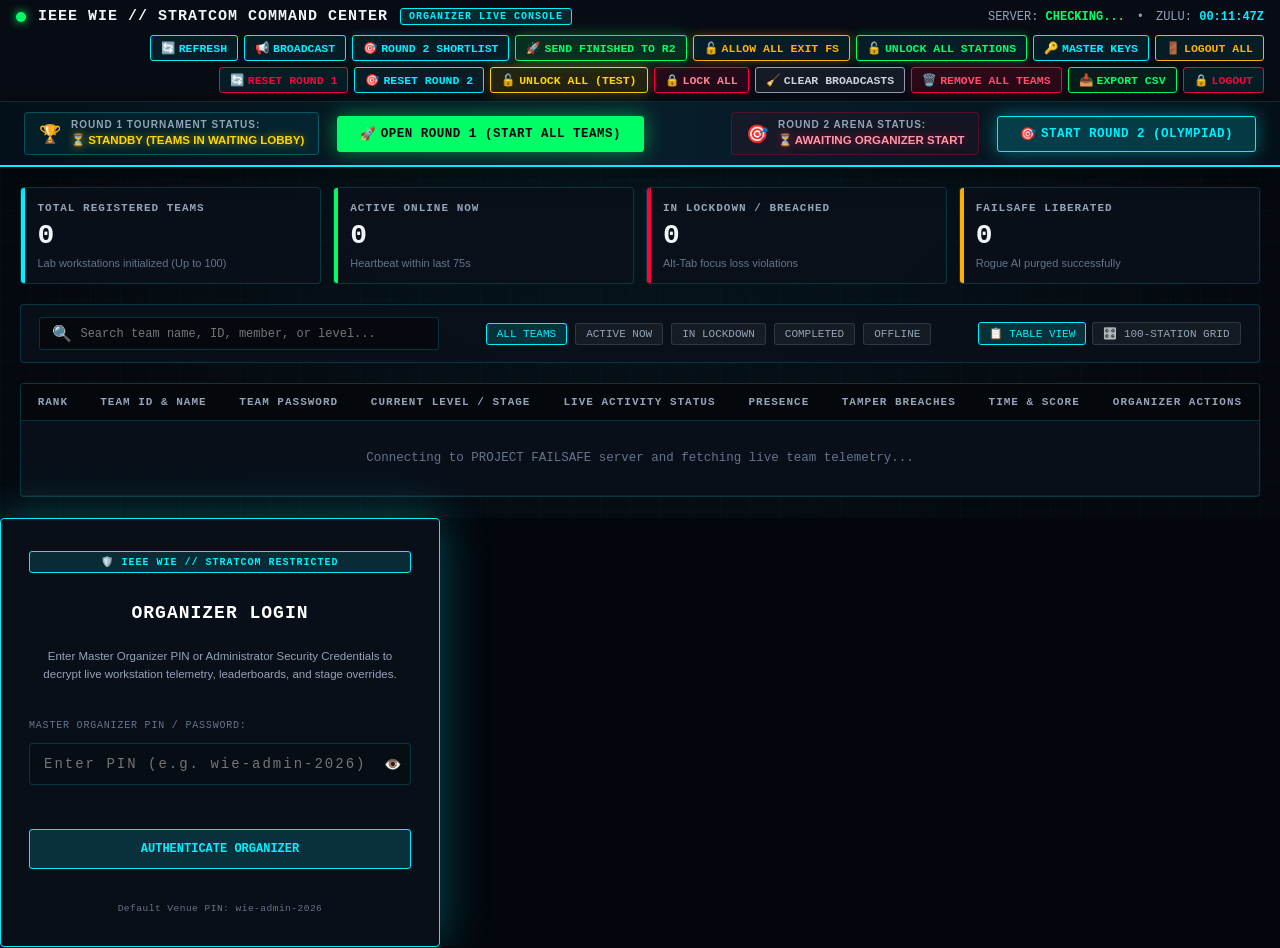
<file: admin.html>
<!DOCTYPE html>
<html lang="en">
<head>
  <meta charset="UTF-8">
  <meta name="viewport" content="width=device-width, initial-scale=1.0">
  <title>PROJECT FAILSAFE // ORGANIZER COMMAND CENTER</title>
  <style>
    :root {
      --bg-dark: #05080e;
      --bg-card: rgba(10, 16, 26, 0.94);
      --bg-card-hover: rgba(15, 24, 38, 0.98);
      --cyber-cyan: #00f0ff;
      --tactical-green: #00ff66;
      --hazard-amber: #ffb000;
      --combat-red: #ff003c;
      --text-white: #f1f5f9;
      --text-dim: #94a3b8;
      --text-muted: #64748b;
      --border-subtle: rgba(0, 240, 255, 0.18);
      --border-bright: rgba(0, 240, 255, 0.5);
      --font-mono: 'Consolas', 'Monaco', 'Courier New', monospace;
      --font-sans: -apple-system, BlinkMacSystemFont, 'Segoe UI', Roboto, sans-serif;
    }

    * {
      box-sizing: border-box;
      margin: 0;
      padding: 0;
    }

    body {
      background-color: var(--bg-dark);
      color: var(--text-white);
      font-family: var(--font-sans);
      min-height: 100vh;
      display: flex;
      flex-direction: column;
      background-image: 
        radial-gradient(circle at 50% 0%, rgba(0, 240, 255, 0.08) 0%, transparent 60%),
        linear-gradient(rgba(0, 240, 255, 0.02) 1px, transparent 1px),
        linear-gradient(90deg, rgba(0, 240, 255, 0.02) 1px, transparent 1px);
      background-size: 100% 100%, 30px 30px, 30px 30px;
    }

    /* Header */
    .top-navbar {
      min-height: 52px;
      height: auto;
      background: rgba(8, 12, 20, 0.96);
      backdrop-filter: blur(14px);
      border-bottom: 1px solid var(--border-subtle);
      display: flex;
      flex-wrap: wrap;
      align-items: center;
      justify-content: space-between;
      padding: 6px 16px;
      gap: 10px;
      font-family: var(--font-mono);
      position: sticky;
      top: 0;
      z-index: 1000;
      box-sizing: border-box;
      max-width: 100vw;
    }

    .nav-brand {
      display: flex;
      align-items: center;
      gap: 12px;
    }
    .status-dot {
      width: 10px;
      height: 10px;
      border-radius: 50%;
      background: var(--tactical-green);
      box-shadow: 0 0 10px var(--tactical-green);
      animation: pulse-dot 2s infinite;
    }
    @keyframes pulse-dot {
      0%, 100% { opacity: 1; }
      50% { opacity: 0.4; }
    }
    .brand-title {
      font-size: 13.5px;
      font-weight: 800;
      letter-spacing: 1px;
      color: var(--text-white);
    }
    .badge-organizer {
      font-size: 10px;
      font-weight: 800;
      letter-spacing: 1px;
      color: var(--cyber-cyan);
      background: rgba(0, 240, 255, 0.12);
      border: 1px solid var(--cyber-cyan);
      padding: 2px 8px;
      border-radius: 3px;
    }

    .nav-telemetry {
      display: flex;
      align-items: center;
      gap: 16px;
      font-size: 12px;
      color: var(--text-dim);
    }
    .nav-clock {
      color: var(--cyber-cyan);
      font-weight: bold;
    }

    .nav-actions {
      display: flex;
      flex-wrap: wrap;
      align-items: center;
      gap: 6px;
      justify-content: flex-end;
    }
    .btn-action {
      background: rgba(0, 240, 255, 0.08);
      border: 1px solid var(--cyber-cyan);
      color: var(--cyber-cyan);
      font-family: var(--font-mono);
      font-size: 10px;
      font-weight: bold;
      padding: 4px 8px;
      border-radius: 3px;
      cursor: pointer;
      transition: all 0.2s;
      display: inline-flex;
      align-items: center;
      gap: 4px;
      white-space: nowrap;
    }
    .btn-action:hover {
      background: var(--cyber-cyan);
      color: #03070d;
      box-shadow: 0 0 14px rgba(0, 240, 255, 0.6);
    }
    .btn-action.success {
      border-color: var(--tactical-green);
      color: var(--tactical-green);
      background: rgba(0, 255, 102, 0.08);
    }
    .btn-action.success:hover {
      background: var(--tactical-green);
      color: #03070d;
      box-shadow: 0 0 14px rgba(0, 255, 102, 0.6);
    }

    /* Container */
    .admin-container {
      max-width: 1440px;
      width: 100%;
      margin: 0 auto;
      padding: 20px 24px;
      flex: 1;
      display: flex;
      flex-direction: column;
      gap: 20px;
    }

    /* KPI Summary Cards */
    .kpi-grid {
      display: grid;
      grid-template-columns: repeat(auto-fit, minmax(220px, 1fr));
      gap: 16px;
    }
    .kpi-card {
      background: var(--bg-card);
      border: 1px solid var(--border-subtle);
      border-radius: 4px;
      padding: 16px 20px;
      display: flex;
      flex-direction: column;
      gap: 6px;
      position: relative;
      overflow: hidden;
    }
    .kpi-card::before {
      content: '';
      position: absolute;
      top: 0; left: 0; width: 4px; height: 100%;
      background: var(--cyber-cyan);
    }
    .kpi-card.green::before { background: var(--tactical-green); }
    .kpi-card.amber::before { background: var(--hazard-amber); }
    .kpi-card.red::before { background: var(--combat-red); }

    .kpi-label {
      font-size: 11px;
      font-family: var(--font-mono);
      font-weight: 700;
      color: var(--text-dim);
      letter-spacing: 1px;
    }
    .kpi-value {
      font-size: 28px;
      font-weight: 900;
      font-family: var(--font-mono);
      color: var(--text-white);
    }
    .kpi-sub {
      font-size: 11px;
      color: var(--text-muted);
    }

    /* Filter & Controls Toolbar */
    .toolbar-bar {
      display: flex;
      align-items: center;
      justify-content: space-between;
      gap: 16px;
      flex-wrap: wrap;
      background: var(--bg-card);
      border: 1px solid var(--border-subtle);
      padding: 12px 18px;
      border-radius: 4px;
    }
    .search-box {
      display: flex;
      align-items: center;
      gap: 8px;
      flex: 1;
      max-width: 400px;
      background: rgba(0, 0, 0, 0.4);
      border: 1px solid var(--border-subtle);
      border-radius: 3px;
      padding: 6px 12px;
    }
    .search-box input {
      background: transparent;
      border: none;
      outline: none;
      color: var(--text-white);
      font-family: var(--font-mono);
      font-size: 12px;
      width: 100%;
    }
    .filter-chips {
      display: flex;
      align-items: center;
      gap: 8px;
    }
    .chip {
      background: rgba(255, 255, 255, 0.05);
      border: 1px solid rgba(255, 255, 255, 0.12);
      color: var(--text-dim);
      font-family: var(--font-mono);
      font-size: 11px;
      padding: 4px 10px;
      border-radius: 3px;
      cursor: pointer;
      transition: all 0.2s;
    }
    .chip:hover, .chip.active {
      background: rgba(0, 240, 255, 0.15);
      border-color: var(--cyber-cyan);
      color: var(--cyber-cyan);
    }

    /* Leaderboard / Teams Table */
    .table-container {
      background: var(--bg-card);
      border: 1px solid var(--border-subtle);
      border-radius: 4px;
      overflow-x: auto;
    }
    table {
      width: 100%;
      border-collapse: collapse;
      font-size: 12.5px;
      text-align: left;
    }
    th {
      background: rgba(4, 7, 12, 0.9);
      color: var(--text-dim);
      font-family: var(--font-mono);
      font-size: 11px;
      font-weight: 700;
      letter-spacing: 1px;
      padding: 12px 16px;
      border-bottom: 1px solid var(--border-subtle);
    }
    td {
      padding: 12px 16px;
      border-bottom: 1px solid rgba(255, 255, 255, 0.05);
      vertical-align: middle;
    }
    tr:hover td {
      background: var(--bg-card-hover);
    }

    .rank-cell {
      font-family: var(--font-mono);
      font-weight: 900;
      font-size: 14px;
      color: var(--cyber-cyan);
      width: 50px;
      text-align: center;
    }
    .rank-1 { color: #ffd700; text-shadow: 0 0 10px rgba(255, 215, 0, 0.6); }
    .rank-2 { color: #c0c0c0; }
    .rank-3 { color: #cd7f32; }

    .team-meta {
      display: flex;
      flex-direction: column;
      gap: 2px;
    }
    .team-name {
      font-weight: 700;
      color: #fff;
    }
    .team-id-badge {
      font-family: var(--font-mono);
      font-size: 10.5px;
      color: var(--cyber-cyan);
    }
    .team-members {
      font-size: 11px;
      color: var(--text-muted);
    }

    .password-cell {
      font-family: var(--font-mono);
      font-size: 11.5px;
      color: #e2e8f0;
      background: rgba(0, 0, 0, 0.35);
      padding: 4px 8px;
      border-radius: 3px;
      border: 1px solid rgba(255, 255, 255, 0.08);
      display: inline-flex;
      align-items: center;
      gap: 6px;
    }
    .btn-toggle-pw {
      background: transparent;
      border: none;
      color: var(--text-dim);
      cursor: pointer;
      font-size: 12px;
    }
    .btn-toggle-pw:hover { color: var(--cyber-cyan); }

    .stage-badge {
      display: inline-flex;
      align-items: center;
      gap: 6px;
      font-family: var(--font-mono);
      font-size: 11px;
      font-weight: bold;
      padding: 4px 8px;
      border-radius: 3px;
      background: rgba(0, 240, 255, 0.1);
      border: 1px solid rgba(0, 240, 255, 0.3);
      color: var(--cyber-cyan);
    }
    .stage-badge.finished {
      background: rgba(0, 255, 102, 0.12);
      border-color: var(--tactical-green);
      color: var(--tactical-green);
    }

    .action-ticker {
      display: inline-flex;
      align-items: center;
      gap: 6px;
      font-size: 11.5px;
      color: #cbd5e1;
      max-width: 260px;
      white-space: nowrap;
      overflow: hidden;
      text-overflow: ellipsis;
    }
    .pulse-green {
      width: 6px;
      height: 6px;
      border-radius: 50%;
      background: var(--tactical-green);
      box-shadow: 0 0 6px var(--tactical-green);
    }
    .pulse-amber {
      width: 6px;
      height: 6px;
      border-radius: 50%;
      background: var(--hazard-amber);
      box-shadow: 0 0 6px var(--hazard-amber);
    }
    .pulse-red {
      width: 6px;
      height: 6px;
      border-radius: 50%;
      background: var(--combat-red);
      box-shadow: 0 0 6px var(--combat-red);
    }

    .tamper-badge {
      font-family: var(--font-mono);
      font-size: 11px;
      font-weight: bold;
      color: var(--combat-red);
      background: rgba(255, 0, 60, 0.12);
      border: 1px solid var(--combat-red);
      padding: 3px 8px;
      border-radius: 3px;
      display: inline-flex;
      align-items: center;
      gap: 4px;
    }

    @keyframes pulse-breach {
      0%, 100% { opacity: 1; transform: scale(1); box-shadow: 0 0 10px rgba(255, 0, 60, 0.8); }
      50% { opacity: 0.75; transform: scale(0.97); box-shadow: 0 0 20px rgba(255, 176, 0, 1); }
    }

    .tamper-badge.google-lens {
      background: rgba(255, 176, 0, 0.25);
      border-color: #ffb000;
      color: #ffd700;
      animation: pulse-breach 1.2s infinite;
    }

    .tamper-badge.fullscreen-exit {
      background: rgba(255, 0, 60, 0.28);
      border-color: #ff003c;
      color: #ff3366;
      animation: pulse-breach 1.0s infinite;
    }

    .tamper-badge.focus-lost {
      background: rgba(255, 77, 0, 0.25);
      border-color: #ff4d00;
      color: #ff9966;
      animation: pulse-breach 1.4s infinite;
    }

    .btn-table {
      background: rgba(0, 240, 255, 0.08);
      border: 1px solid var(--cyber-cyan);
      color: var(--cyber-cyan);
      font-family: var(--font-mono);
      font-size: 10px;
      font-weight: bold;
      padding: 4px 8px;
      border-radius: 2px;
      cursor: pointer;
      transition: all 0.2s;
    }
    .btn-table:hover {
      background: var(--cyber-cyan);
      color: #000;
    }
    .btn-table.warning {
      border-color: var(--hazard-amber);
      color: var(--hazard-amber);
      background: rgba(255, 176, 0, 0.1);
    }
    .btn-table.warning:hover {
      background: var(--hazard-amber);
      color: #000;
    }
    .btn-table.danger {
      border-color: var(--combat-red);
      color: var(--combat-red);
      background: rgba(255, 0, 60, 0.1);
    }
    .btn-table.danger:hover {
      background: var(--combat-red);
      color: #fff;
    }

    /* 100-Station Tactical Grid */
    .station-grid {
      display: grid;
      grid-template-columns: repeat(auto-fill, minmax(240px, 1fr));
      gap: 12px;
      max-height: 720px;
      overflow-y: auto;
      padding: 4px;
    }
    .station-card {
      background: var(--bg-card);
      border: 1px solid var(--border-subtle);
      border-radius: 4px;
      padding: 12px 14px;
      display: flex;
      flex-direction: column;
      gap: 8px;
      position: relative;
      transition: all 0.2s;
    }
    .station-card:hover {
      border-color: var(--cyber-cyan);
      box-shadow: 0 0 16px rgba(0, 240, 255, 0.22);
      transform: translateY(-2px);
    }
    .station-card.locked {
      border-color: var(--combat-red);
      background: rgba(255, 0, 60, 0.08);
      box-shadow: 0 0 12px rgba(255, 0, 60, 0.2);
    }
    .station-card.finished {
      border-color: var(--tactical-green);
      background: rgba(0, 255, 102, 0.08);
    }
    .station-card.offline {
      opacity: 0.65;
      border-color: rgba(255, 255, 255, 0.08);
    }
    .station-card-top {
      display: flex;
      justify-content: space-between;
      align-items: center;
      font-family: var(--font-mono);
      font-size: 11px;
    }
    .station-card-title {
      font-weight: 800;
      color: #fff;
      font-size: 13px;
      white-space: nowrap;
      overflow: hidden;
      text-overflow: ellipsis;
      max-width: 140px;
    }
    .station-card-mid {
      display: flex;
      align-items: baseline;
      justify-content: space-between;
      border-top: 1px solid rgba(255, 255, 255, 0.06);
      border-bottom: 1px solid rgba(255, 255, 255, 0.06);
      padding: 6px 0;
    }
    .station-card-stage {
      font-family: var(--font-mono);
      font-size: 13.5px;
      font-weight: 900;
      color: var(--cyber-cyan);
    }
    .station-card-time {
      font-family: var(--font-mono);
      font-size: 11px;
      color: var(--text-dim);
    }
    .station-card-actions {
      display: flex;
      gap: 4px;
      justify-content: flex-end;
      flex-wrap: wrap;
    }

    /* Modals */
    .modal-backdrop {
      display: none;
      position: fixed;
      inset: 0;
      background: rgba(3, 6, 12, 0.88);
      backdrop-filter: blur(10px);
      z-index: 2000;
      align-items: center;
      justify-content: center;
      padding: 20px;
    }
    .modal-box {
      width: 100%;
      max-width: 600px;
      background: rgba(10, 16, 26, 0.98);
      border: 1px solid var(--cyber-cyan);
      box-shadow: 0 0 40px rgba(0, 240, 255, 0.25);
      border-radius: 4px;
      padding: 24px;
      display: flex;
      flex-direction: column;
      gap: 16px;
    }
    .modal-header {
      display: flex;
      align-items: center;
      justify-content: space-between;
      border-bottom: 1px solid var(--border-subtle);
      padding-bottom: 12px;
      font-family: var(--font-mono);
      font-size: 14px;
      font-weight: bold;
      color: var(--cyber-cyan);
    }
    .modal-close {
      background: transparent;
      border: none;
      color: var(--text-dim);
      font-size: 18px;
      cursor: pointer;
    }
    .modal-close:hover { color: #fff; }

    .audit-log-list {
      max-height: 350px;
      overflow-y: auto;
      display: flex;
      flex-direction: column;
      gap: 8px;
      font-family: var(--font-mono);
      font-size: 11.5px;
    }
    .audit-entry {
      background: rgba(0, 0, 0, 0.3);
      border-left: 3px solid var(--cyber-cyan);
      padding: 6px 10px;
      display: flex;
      justify-content: space-between;
      align-items: center;
    }
    @keyframes pin-shake {
      0%, 100% { transform: translateX(0); }
      20%, 60% { transform: translateX(-8px); }
      40%, 80% { transform: translateX(8px); }
    }
    .pin-shake {
      animation: pin-shake 0.4s ease-in-out;
      border-color: var(--combat-red) !important;
      box-shadow: 0 0 10px rgba(255, 0, 60, 0.5) !important;
    }

    /* ==========================================================================
       RESPONSIVE LAPTOP ADAPTATIONS (1280x720, 1366x768, 1536x864, 1920x1080)
       ========================================================================== */
    html, body {
      max-width: 100vw;
      overflow-x: hidden;
    }
    .admin-container {
      max-width: 100%;
      padding: clamp(12px, 1.6vw, 24px);
      box-sizing: border-box;
    }
    .table-container {
      overflow-x: auto;
      max-width: 100%;
      width: 100%;
      box-sizing: border-box;
      -webkit-overflow-scrolling: touch;
    }
    .table-container table {
      min-width: 1050px;
    }
    @media (max-width: 1440px) {
      .top-navbar {
        padding: 8px 16px;
        gap: 10px;
      }
      .brand-title {
        font-size: 15px;
        font-weight: bold;
      }
      .nav-telemetry {
        font-size: 12px;
        gap: 12px;
      }
      .kpi-grid {
        grid-template-columns: repeat(auto-fit, minmax(200px, 1fr));
        gap: 12px;
      }
      .kpi-card {
        padding: 14px 16px;
      }
      .kpi-title {
        font-size: 11.5px;
      }
      .kpi-val {
        font-size: 28px;
        font-weight: 900;
      }
      .btn-action {
        font-size: 11.5px;
        padding: 5px 10px;
        font-weight: bold;
      }
      .table-custom th, .table-custom td {
        font-size: 13px;
        padding: 8px 12px;
      }
      .station-card {
        font-size: 13px;
      }
    }
    @media (max-width: 1200px) {
      .top-navbar {
        flex-direction: column;
        align-items: stretch;
      }
      .nav-actions {
        justify-content: flex-start;
      }
    }

    /* Cyber Shockwave Ripple Effect for Clicks & Touches */
    .cyber-touch-ripple {
      position: fixed;
      pointer-events: none;
      border-radius: 50%;
      border: 1.5px solid var(--cyber-cyan, #00f0ff);
      box-shadow: 0 0 14px var(--cyber-cyan, #00f0ff), inset 0 0 8px rgba(0, 240, 255, 0.45);
      transform: translate(-50%, -50%) scale(0.1);
      opacity: 0.95;
      animation: cyber-ripple-anim 0.52s cubic-bezier(0.1, 0.8, 0.25, 1) forwards;
      z-index: 999999;
    }
    @keyframes cyber-ripple-anim {
      0% {
        transform: translate(-50%, -50%) scale(0.1);
        opacity: 0.95;
      }
      60% {
        opacity: 0.7;
      }
      100% {
        transform: translate(-50%, -50%) scale(1);
        opacity: 0;
      }
    }

    button, .btn-action, .btn-table, .station-card, .filter-chip {
      transition: transform 0.12s cubic-bezier(0.2, 0.9, 0.3, 1), box-shadow 0.15s ease, filter 0.15s ease !important;
    }
    button:active, .btn-action:active, .btn-table:active, .filter-chip:active {
      transform: scale(0.96) translateY(1px) !important;
      filter: brightness(1.25) contrast(1.1) !important;
      box-shadow: 0 0 16px rgba(0, 240, 255, 0.7) !important;
    }
  </style>
</head>
<body>

  <!-- Top Navbar -->
  <header class="top-navbar">
    <div class="nav-brand">
      <div class="status-dot"></div>
      <div class="brand-title">IEEE WIE // STRATCOM COMMAND CENTER</div>
      <span class="badge-organizer">ORGANIZER LIVE CONSOLE</span>
    </div>

    <div class="nav-telemetry">
      <span>SERVER: <strong id="server-status-label" style="color:var(--tactical-green);">CHECKING...</strong></span>
      <span>•</span>
      <span>ZULU: <strong id="clock-zulu" class="nav-clock">00:00:00Z</strong></span>
    </div>

    <div class="nav-actions">
      <button class="btn-action" onclick="fetchLeaderboardData()">
        <span>🔄</span> REFRESH
      </button>
      <button class="btn-action" onclick="openBroadcastModal()">
        <span>📢</span> BROADCAST
      </button>
      <button class="btn-action" style="border-color:var(--cyber-cyan); color:var(--cyber-cyan); font-weight:bold; box-shadow:0 0 10px rgba(0,240,255,0.2);" onclick="openRound2ShortlistModal()" title="View and manipulate Top 12 shortlist for Round 2">
        <span>🎯</span> ROUND 2 SHORTLIST
      </button>
      <button class="btn-action" id="btn-send-finished-r2" style="border-color:#00ff66; color:#00ff66; background:rgba(0,255,102,0.15); font-weight:bold; box-shadow:0 0 14px rgba(0,255,102,0.35);" onclick="sendAllFinishedToRound2()" title="Send all teams that have finished Round 1 straight into Round 2">
        <span>🚀</span> SEND FINISHED TO R2
      </button>
      <button id="btn-global-fullscreen-exit" class="btn-action" style="border-color:#ffb000; color:#ffb000; font-weight:bold; box-shadow:0 0 10px rgba(255,176,0,0.3);" onclick="toggleGlobalFullscreenExit()" title="Permit all participants to exit fullscreen without triggers">
        <span>🔓</span> ALLOW ALL EXIT FS
      </button>
      <button class="btn-action" style="border-color:#00ff66; color:#00ff66; font-weight:bold; box-shadow:0 0 10px rgba(0,255,102,0.3);" onclick="remoteUnlockTeam('ALL')" title="Remotely clear lockouts and reset breaches for all workstations">
        <span>🔓</span> UNLOCK ALL STATIONS
      </button>
      <button class="btn-action" onclick="openMasterKeysModal()">
        <span>🔑</span> MASTER KEYS
      </button>
      <button class="btn-action warning" style="border-color:var(--hazard-amber); color:var(--hazard-amber);" onclick="remoteLogoutAllTeams()" title="Force logout on all workstations">
        <span>🚪</span> LOGOUT ALL
      </button>
      <button class="btn-action danger" style="border-color:var(--combat-red); color:var(--combat-red);" onclick="promptResetRound(1)" title="Reset Round 1 progress to Stage 01 for all workstations">
        <span>🔄</span> RESET ROUND 1
      </button>
      <button class="btn-action danger" style="border-color:var(--cyber-cyan); color:var(--cyber-cyan); background:rgba(0,240,255,0.08);" onclick="promptResetRound(2)" title="Reset Round 2 progress to Puzzle 01 for all workstations">
        <span>🎯</span> RESET ROUND 2
      </button>
      <button class="btn-action" style="border-color:#ffd700; color:#ffd700; background:rgba(255,215,0,0.12); font-weight:bold; box-shadow:0 0 14px rgba(255,215,0,0.3);" onclick="promptUnlockAllLevels()" title="Unlock all 16 Round 1 stages and 15 Round 2 puzzles for organizer testing">
        <span>🔓</span> UNLOCK ALL (TEST)
      </button>
      <button class="btn-action" style="border-color:#ff003c; color:#ff8095; background:rgba(255,0,60,0.12); font-weight:bold; box-shadow:0 0 10px rgba(255,0,60,0.2);" onclick="promptLockAllLevels()" title="Lock all levels back and return stations to Stage 01">
        <span>🔒</span> LOCK ALL
      </button>
      <button class="btn-action" style="border-color:#94a3b8; color:#cbd5e1; background:rgba(148,163,184,0.1);" onclick="promptClearBroadcasts()" title="Clear organizer broadcast history so stations don't show old toasts">
        <span>🧹</span> CLEAR BROADCASTS
      </button>
      <button class="btn-action danger" style="border-color:#ff003c; color:#ff4d6d; background:rgba(255,0,60,0.14); font-weight:900; box-shadow:0 0 12px rgba(255,0,60,0.25);" onclick="promptPurgeAllTeams()" title="Permanently delete ALL teams at once from tournament database">
        <span>🗑️</span> REMOVE ALL TEAMS
      </button>
      <button class="btn-action success" onclick="exportCsv()">
        <span>📥</span> EXPORT CSV
      </button>
      <button class="btn-action" style="border-color:var(--combat-red); color:var(--combat-red);" onclick="handleAdminLogout()" title="Lock Organizer Command Center">
        <span>🔒</span> LOGOUT
      </button>
    </div>
  </header>

  <!-- TOURNAMENT COMMON ROUND CONTROLS & LAUNCH BAR -->
  <div id="tournament-phase-bar" style="background:linear-gradient(90deg, #041019, #081e2b, #041019); border-bottom:2px solid var(--cyber-cyan); padding:10px 24px; display:flex; justify-content:space-between; align-items:center; flex-wrap:wrap; gap:16px; box-shadow:0 6px 25px rgba(0,0,0,0.6); z-index:9000; position:relative;">
    <div style="display:flex; align-items:center; gap:18px; flex-wrap:wrap;">
      <!-- Round 1 Common Control -->
      <div style="display:flex; align-items:center; gap:10px; background:rgba(0,240,255,0.06); padding:6px 14px; border-radius:4px; border:1px solid rgba(0,240,255,0.25);">
        <span style="font-size:18px;">🏆</span>
        <div>
          <div style="font-size:10px; color:#94a3b8; letter-spacing:1px; font-weight:800;">ROUND 1 TOURNAMENT STATUS:</div>
          <span id="badge-r1-phase-status" style="font-size:11.5px; font-weight:900; color:#ffd700; text-shadow:0 0 8px rgba(255,215,0,0.6);">
            ⏳ STANDBY (TEAMS IN WAITING LOBBY)
          </span>
        </div>
      </div>
      <button id="btn-common-open-round-1" class="btn-action success" onclick="toggleRound1Launch()" style="font-size:12.5px; padding:9px 22px; font-weight:900; background:#00ff66; color:#02060e; border-color:#00ff66; box-shadow:0 0 20px rgba(0,255,102,0.5); cursor:pointer; letter-spacing:0.5px;">
        <span>🚀</span> OPEN ROUND 1 (START ALL TEAMS)
      </button>
    </div>

    <div style="display:flex; align-items:center; gap:18px; flex-wrap:wrap;">
      <!-- Round 2 Common Control -->
      <div style="display:flex; align-items:center; gap:10px; background:rgba(255,0,60,0.06); padding:6px 14px; border-radius:4px; border:1px solid rgba(255,0,60,0.25);">
        <span style="font-size:18px;">🎯</span>
        <div>
          <div style="font-size:10px; color:#94a3b8; letter-spacing:1px; font-weight:800;">ROUND 2 ARENA STATUS:</div>
          <span id="badge-r2-phase-status" style="font-size:11.5px; font-weight:900; color:#ff99aa; text-shadow:0 0 8px rgba(255,0,60,0.6);">
            ⏳ AWAITING ORGANIZER START
          </span>
        </div>
      </div>
      <button id="btn-common-start-round-2" class="btn-action" onclick="promptStartRound2()" style="font-size:12.5px; padding:9px 22px; font-weight:900; background:rgba(0,240,255,0.18); color:#00f0ff; border-color:#00f0ff; box-shadow:0 0 18px rgba(0,240,255,0.4); cursor:pointer; letter-spacing:0.5px;">
        <span>🎯</span> START ROUND 2 (OLYMPIAD)
      </button>
    </div>
  </div>

  <!-- Live Fullscreen Requests Alert Banner -->
  <div id="fs-requests-banner" style="display:none; background:linear-gradient(90deg, rgba(255,176,0,0.2), rgba(255,0,60,0.2)); border-bottom:2px solid #ffb000; padding:10px 20px; font-family:var(--font-mono); box-shadow:0 0 20px rgba(255,176,0,0.3);">
    <div style="max-width:1440px; margin:0 auto; display:flex; justify-content:space-between; align-items:center; flex-wrap:wrap; gap:10px;">
      <div style="display:flex; align-items:center; gap:10px;">
        <span style="font-size:18px; animation:bounce-arrow 1s infinite;">⚠️</span>
        <strong style="color:#ffb000; font-size:13px; letter-spacing:0.5px;">PENDING FULLSCREEN EXIT REQUESTS:</strong>
        <div id="fs-requests-list" style="display:flex; gap:10px; flex-wrap:wrap; align-items:center;"></div>
      </div>
      <div style="display:flex; gap:8px;">
        <button onclick="respondFullscreenExit('ALL', 'approve')" style="background:#00ff66; color:#02060e; border:none; padding:5px 12px; border-radius:3px; font-weight:900; cursor:pointer; font-size:11px;">✅ APPROVE FOR ALL TEAMS</button>
        <button onclick="respondFullscreenExit('ALL', 'deny')" style="background:#ff003c; color:#fff; border:none; padding:5px 12px; border-radius:3px; font-weight:bold; cursor:pointer; font-size:11px;">❌ DENY ALL</button>
      </div>
    </div>
  </div>

  <!-- Server Offline Alert Banner -->
  <div id="server-offline-banner" style="display:none; background:rgba(255,0,60,0.15); border-bottom:2px solid var(--neon-red); color:#ff99aa; padding:10px 24px; font-size:12px; font-family:var(--font-mono); text-align:center;">
    ⚠️ <strong>LOCAL SERVER OFFLINE:</strong> The background server is not running on port 8000. 
    To sync with participant stations or send broadcasts, start the server by double-clicking <strong>ProjectFailsafe_Organizer.exe</strong> (or running <code>run_server.bat</code>), then refresh this page or browse to 
  </div>

  <!-- Server Online / LAN URL Banner -->
  <div id="server-online-banner" style="display:none; background:rgba(0,255,102,0.08); border-bottom:1px solid rgba(0,255,102,0.3); color:#e0e6ed; padding:8px 24px; font-size:12px; font-family:var(--font-mono); justify-content:space-between; align-items:center; flex-wrap:wrap; gap:10px;">
    <div style="display:flex; align-items:center; gap:10px; flex-wrap:wrap;">
      <span style="color:var(--tactical-green); font-weight:bold;">🛰️ TOURNAMENT SERVER URL:</span>
      <code id="server-lan-url-display" style="background:rgba(0,0,0,0.6); border:1px solid var(--cyber-cyan); padding:3px 10px; border-radius:3px; color:var(--cyber-cyan); font-size:12.5px; letter-spacing:1px; font-weight:bold;">http://localhost:8000</code>
      <button class="btn-action" style="padding:4px 10px; font-size:11px;" onclick="copyServerLanUrl()">📋 COPY URL FOR TEAMS</button>
      <button class="btn-action" style="padding:4px 10px; font-size:11px;" onclick="openServerConfigModal()">⚙️ SERVER IP</button>
    </div>
    <div id="admin-victory-ticker" style="display:none; color:#ffd700; font-weight:bold; font-size:12px; text-shadow:0 0 10px #ffd700;">
      🏆 <span id="admin-victory-ticker-text"></span>
    </div>
  </div>

  <!-- Main Content -->
  <main class="admin-container">
    <!-- KPI Summary Row -->
    <section class="kpi-grid">
      <div class="kpi-card">
        <div class="kpi-label">TOTAL REGISTERED TEAMS</div>
        <div class="kpi-value" id="kpi-total-teams">0</div>
        <div class="kpi-sub">Lab workstations initialized (Up to 100)</div>
      </div>
      <div class="kpi-card green">
        <div class="kpi-label">ACTIVE ONLINE NOW</div>
        <div class="kpi-value" id="kpi-active-online">0</div>
        <div class="kpi-sub">Heartbeat within last 75s</div>
      </div>
      <div class="kpi-card red">
        <div class="kpi-label">IN LOCKDOWN / BREACHED</div>
        <div class="kpi-value" id="kpi-breached-teams">0</div>
        <div class="kpi-sub">Alt-Tab focus loss violations</div>
      </div>
      <div class="kpi-card amber">
        <div class="kpi-label">FAILSAFE LIBERATED</div>
        <div class="kpi-value" id="kpi-finished-teams">0</div>
        <div class="kpi-sub">Rogue AI purged successfully</div>
      </div>
    </section>

    <!-- Toolbar: Search, Filters & View Mode -->
    <section class="toolbar-bar">
      <div class="search-box">
        <span style="color:var(--text-muted);">🔍</span>
        <input type="text" id="team-search-input" placeholder="Search team name, ID, member, or level..." oninput="filterTeams()">
      </div>

      <div class="filter-chips">
        <span class="chip active" onclick="setFilter('ALL', this)">ALL TEAMS</span>
        <span class="chip" onclick="setFilter('ACTIVE', this)">ACTIVE NOW</span>
        <span class="chip" onclick="setFilter('LOCKED', this)">IN LOCKDOWN</span>
        <span class="chip" onclick="setFilter('FINISHED', this)">COMPLETED</span>
        <span class="chip" onclick="setFilter('OFFLINE', this)">OFFLINE</span>
      </div>

      <div class="view-switch-group" style="display:flex; gap:6px;">
        <button class="chip active" id="btn-view-table" onclick="setViewMode('TABLE')">📋 TABLE VIEW</button>
        <button class="chip" id="btn-view-grid" onclick="setViewMode('GRID')">🎛️ 100-STATION GRID</button>
      </div>
    </section>

    <!-- 100-Station Tactical Grid View -->
    <section id="station-grid-container" class="station-grid" style="display:none;">
      <!-- Dynamically rendered -->
    </section>

    <!-- Teams Table View -->
    <section class="table-container" id="table-container">
      <table>
        <thead>
          <tr>
            <th style="text-align:center;">RANK</th>
            <th>TEAM ID & NAME</th>
            <th>TEAM PASSWORD</th>
            <th>CURRENT LEVEL / STAGE</th>
            <th>LIVE ACTIVITY STATUS</th>
            <th>PRESENCE</th>
            <th>TAMPER BREACHES</th>
            <th>TIME & SCORE</th>
            <th style="text-align:center;">ORGANIZER ACTIONS</th>
          </tr>
        </thead>
        <tbody id="teams-table-body">
          <tr>
            <td colspan="9" style="text-align:center; padding:30px; color:var(--text-muted); font-family:var(--font-mono);">
              Connecting to PROJECT FAILSAFE server and fetching live team telemetry...
            </td>
          </tr>
        </tbody>
      </table>
    </section>
  </main>

  <!-- Broadcast Modal -->
  <div id="modal-broadcast" class="modal-backdrop">
    <div class="modal-box">
      <div class="modal-header">
        <span>📢 GLOBAL ORGANIZER BROADCAST</span>
        <button class="modal-close" onclick="closeModal('modal-broadcast')">✕</button>
      </div>
      <p style="font-size:12px; color:var(--text-dim); line-height:1.5;">
        Send an emergency push broadcast to all active participant terminals (e.g. <em>"10 minutes remaining in the round!"</em>).
      </p>
      <input type="text" id="broadcast-input" style="width:100%; background:rgba(0,0,0,0.5); border:1px solid var(--cyber-cyan); border-radius:3px; padding:10px; font-family:var(--font-mono); color:#fff; font-size:13px;" placeholder="Type announcement here..." autocomplete="off">
      <div style="display:flex; justify-content:space-between; align-items:center; gap:10px; margin-top:12px;">
        <button type="button" class="btn-action" style="border-color:#ff003c; color:#ff8095; font-size:11px;" onclick="promptClearBroadcasts()">🧹 CLEAR BROADCAST HISTORY</button>
        <div style="display:flex; gap:10px;">
          <button class="btn-action" onclick="closeModal('modal-broadcast')">CANCEL</button>
          <button class="btn-action success" onclick="submitBroadcast()">TRANSMIT TO ALL STATIONS</button>
        </div>
      </div>
    </div>
  </div>

  <!-- Master Solutions Modal -->
  <div id="modal-master-keys" class="modal-backdrop">
    <div class="modal-box" style="max-width:760px; width:95%;">
      <div class="modal-header">
        <span style="font-size:15px; font-weight:bold; color:var(--cyber-cyan); letter-spacing:1px;">🔑 MASTER PASSWORDS &amp; SOLUTIONS // OPERATION FAILSAFE</span>
        <button class="modal-close" onclick="closeModal('modal-master-keys')">✕</button>
      </div>
      
      <div style="max-height:480px; overflow-y:auto; padding-right:6px; font-family:var(--font-mono); font-size:11.5px; display:flex; flex-direction:column; gap:12px;">
        <div style="background:rgba(0,240,255,0.08); border-left:3px solid var(--cyber-cyan); padding:8px 12px; font-weight:bold; color:var(--cyber-cyan);">
          ROUND 1: THE LAB RESCUE &amp; ISHAAN PURGE (11 CURATED STORYLINE STAGES)
        </div>
        <div style="display:flex; flex-direction:column; gap:6px;">
          <div class="audit-entry"><span>Stage 01: ISHAAN Recovery Terminal (01_TERMINAL)</span><strong style="color:var(--tactical-green);">ACCESS</strong></div>
          <div class="audit-entry"><span>Stage 02: ISHAAN's Memory Core — 6 fragments chronologically (4:17 PM → 10:15 PM)</span><strong style="color:var(--tactical-green);">123456</strong></div>
          <div class="audit-entry"><span>Stage 03: The Simple Acrostic Note (Aditi_Memo.doc) — First letter of 4 sentences</span><strong style="color:var(--tactical-green);">SAFE</strong></div>
          <div class="audit-entry"><span>Stage 04: The Calendar Anomaly (Incident_Logs.doc) — 2025 is NOT a leap year</span><strong style="color:var(--tactical-green);">28/02/2025</strong></div>
          <div class="audit-entry"><span>Stage 05: Clearance Elevation (Clearance_Code.txt) — A1Z26: 16-15-12-01-18-09-19</span><strong style="color:var(--tactical-green);">POLARIS</strong></div>
          <div class="audit-entry"><span>Stage 06: Margin Diagnostics (System_Diagnostics.doc) — Resolved comments</span><strong style="color:var(--tactical-green);">MARGIN_KEY (or 22:46)</strong></div>
          <div class="audit-entry"><span>Stage 07: Font Style Verification (AUTHENTIC_LOG.doc) — Dr. Aditi's authentic font</span><strong style="color:var(--tactical-green);">ARIAL</strong></div>
          <div class="audit-entry"><span>Stage 08: Morse Audio Transmission (audio_log_07.mp3) — .-- .... .. - .</span><strong style="color:var(--tactical-green);">WHITE</strong></div>
          <div class="audit-entry"><span>Stage 09: Git Reflog Version Scrub (Incident_Report.doc) — Commit 7b8a1c9</span><strong style="color:var(--tactical-green);">OVERRIDE FAILED</strong></div>
          <div class="audit-entry"><span>Stage 10: Psychological Honeypot Trap (DO_NOT_RUN.exe) — Type BYPASS in shell</span><strong style="color:var(--hazard-amber);">BYPASS (Do NOT run exe)</strong></div>
          <div class="audit-entry"><span>Stage 11: Master IEEE WIE Failsafe — Wisdom(6) + Integrity(9) + Empowerment(11)</span><strong style="color:var(--tactical-green);">6-9-11</strong></div>
        </div>

        <div style="background:rgba(255,176,0,0.1); border-left:3px solid var(--hazard-amber); padding:8px 12px; font-weight:bold; color:var(--hazard-amber); margin-top:8px;">
          ROUND 2: OPERATION OLYMPUS — ORBITAL COUNTERMEASURE (9 STRATCOM STAGES)
        </div>
        <div style="display:flex; flex-direction:column; gap:6px;">
          <div class="audit-entry"><span>Puzzle 01: StratCom Terminal Uplink (Network Handshake)</span><strong style="color:var(--tactical-green);">ORBITAL_SYN</strong></div>
          <div class="audit-entry"><span>Puzzle 02: Orbital Frequency Triangulation (Hydrogen Line)</span><strong style="color:var(--tactical-green);">1420.405</strong></div>
          <div class="audit-entry"><span>Puzzle 03: Satellite Logic Gate Array (NAND/NOR Circuit)</span><strong style="color:var(--tactical-green);">GATE_ALPHA_ONLINE</strong></div>
          <div class="audit-entry"><span>Puzzle 04: Memory Buffer Overrun Defusal (Hex Address)</span><strong style="color:var(--tactical-green);">0xDEADBEEF</strong></div>
          <div class="audit-entry"><span>Puzzle 05: Sensor Matrix Spectrogram (Spectral Peak)</span><strong style="color:var(--tactical-green);">APOGEE_LOCK</strong></div>
          <div class="audit-entry"><span>Puzzle 06: Quantum Key Distribution Protocol (Entanglement State)</span><strong style="color:var(--tactical-green);">QKD_ENTANGLED</strong></div>
          <div class="audit-entry"><span>Puzzle 07: Star Tracker Telemetry Matrix (Navigation Fix)</span><strong style="color:var(--tactical-green);">CASSIOPEIA_31</strong></div>
          <div class="audit-entry"><span>Puzzle 08: Firmware Decryption Keyring (Aegis Decrypt)</span><strong style="color:var(--tactical-green);">AEGIS_SHIELD_V4</strong></div>
          <div class="audit-entry"><span>Puzzle 09: Master Orbital Failsafe Purge (Terminal Command)</span><strong style="color:var(--tactical-green);">failsafe_olympus_prime_purge()</strong></div>
        </div>
      </div>

      <div style="display:flex; justify-content:flex-end; margin-top:12px; border-top:1px solid var(--border-subtle); padding-top:10px;">
        <button class="btn-action" onclick="closeModal('modal-master-keys')">CLOSE</button>
      </div>
    </div>
  </div>

  <!-- Audit Log Modal -->
  <div id="modal-audit" class="modal-backdrop">
    <div class="modal-box">
      <div class="modal-header">
        <span id="audit-modal-title">📜 FORENSIC AUDIT TRAIL</span>
        <button class="modal-close" onclick="closeModal('modal-audit')">✕</button>
      </div>
      <div class="audit-log-list" id="audit-log-container">
        <!-- Dynamically rendered -->
      </div>
      <div style="display:flex; justify-content:flex-end;">
        <button class="btn-action" onclick="closeModal('modal-audit')">CLOSE</button>
      </div>
    </div>
  </div>

  <!-- Round 2 Shortlist & Qualification Modal -->
  <div id="modal-round2-shortlist" class="modal-backdrop">
    <div class="modal-box" style="max-width: 880px; width: 95%;">
      <div class="modal-header" style="border-bottom:1px solid var(--border-subtle); padding-bottom:12px;">
        <div style="display:flex; align-items:center; gap:10px;">
          <span style="font-size:16px; font-weight:bold; color:var(--cyber-cyan); letter-spacing:1px;">🎯 ROUND 2 SHORTLIST &amp; QUALIFICATION MANAGER</span>
          <span id="shortlist-round-badge" class="badge-organizer" style="background:rgba(0,255,102,0.15); border-color:var(--tactical-green); color:var(--tactical-green);">ROUND 1 ACTIVE</span>
        </div>
        <button class="modal-close" onclick="closeModal('modal-round2-shortlist')">✕</button>
      </div>

      <div style="padding: 14px 0 10px 0;">
        <div style="display:flex; justify-content:space-between; align-items:center; background:rgba(0,240,255,0.06); border:1px solid var(--border-subtle); border-radius:6px; padding:12px 18px; margin-bottom:14px;">
          <div>
            <div style="font-size:11px; color:var(--text-muted); font-family:var(--font-mono); letter-spacing:0.8px;">QUALIFIED SHORTLIST TARGET:</div>
            <div style="font-size:18px; font-weight:bold; color:#fff; font-family:var(--font-mono);">
              <span id="shortlist-qualified-count" style="color:var(--cyber-cyan);">0</span> / 12 TEAMS SELECTED
            </div>
          </div>
          <div style="display:flex; gap:10px;">
            <button class="btn-action" onclick="resetShortlistToTop12()" style="font-size:11px; padding:6px 12px;" title="Reset to auto-ranked top 12">
              <span>🔄</span> AUTO-SELECT TOP 12
            </button>
            <button class="btn-action" onclick="sendAllFinishedToRound2()" style="font-size:11px; padding:6px 12px; background:rgba(0,255,102,0.15); border-color:#00ff66; color:#00ff66; font-weight:bold;" title="Promote all teams who completed Round 1 directly to Round 2">
              <span>🚀</span> SEND FINISHED TO R2
            </button>
            <button class="btn-action danger" id="btn-start-round-2" onclick="promptStartRound2()" style="font-size:11px; padding:8px 16px; font-weight:bold; background:rgba(255,0,60,0.15); border-color:var(--combat-red); color:var(--combat-red);">
              <span>🚀</span> LOCK SHORTLIST &amp; START ROUND 2
            </button>
          </div>
        </div>

        <div style="display:flex; justify-content:space-between; align-items:center; margin-bottom:10px;">
          <input type="text" id="shortlist-search-input" oninput="filterShortlistDisplay()" placeholder="🔍 Filter by Team ID or Name..."
            style="width:280px; padding:7px 12px; background:rgba(0,0,0,0.5); border:1px solid var(--border-subtle); color:#fff; font-family:var(--font-mono); font-size:11.5px; border-radius:4px; outline:none;">
          <div style="font-size:11px; color:var(--text-dim); font-family:var(--font-mono);">
            Click <strong>[ QUALIFIED / STANDBY ]</strong> to add or remove any team before launching.
          </div>
        </div>

        <div style="max-height: 380px; overflow-y: auto; border:1px solid var(--border-subtle); border-radius:6px;">
          <table style="width:100%; border-collapse:collapse; font-family:var(--font-mono); font-size:11.5px; text-align:left;">
            <thead>
              <tr style="background:rgba(0,240,255,0.08); border-bottom:1px solid var(--border-subtle); color:var(--cyber-cyan);">
                <th style="padding:10px 12px;">RANK</th>
                <th style="padding:10px 12px;">TEAM ID &amp; NAME</th>
                <th style="padding:10px 12px;">ROUND 1 PROGRESS</th>
                <th style="padding:10px 12px;">TOTAL TIME</th>
                <th style="padding:10px 12px; text-align:center;">QUALIFICATION STATUS</th>
                <th style="padding:10px 12px; text-align:right;">ACTION</th>
              </tr>
            </thead>
            <tbody id="shortlist-table-body">
              <!-- Dynamically populated -->
            </tbody>
          </table>
        </div>
      </div>

      <div style="display:flex; justify-content:space-between; align-items:center; border-top:1px solid var(--border-subtle); padding-top:12px; margin-top:8px;">
        <span style="font-size:11px; color:var(--text-muted); font-family:var(--font-mono);">
          Only teams marked <strong>QUALIFIED</strong> will receive the Round 2 StratCom Decryption Arena.
        </span>
        <button class="btn-action" onclick="closeModal('modal-round2-shortlist')">CLOSE</button>
      </div>
    </div>
  </div>

  
  <!-- Edit / Manipulate Team Modal -->
  <div id="modal-edit-team" class="modal-backdrop">
    <div class="modal-box" style="max-width: 620px; width: 95%;">
      <div class="modal-header">
        <span style="font-size:15px; font-weight:bold; color:var(--cyber-cyan); letter-spacing:1px;">✏️ EDIT &amp; MANIPULATE TEAM PARAMETERS</span>
        <button class="modal-close" onclick="closeModal('modal-edit-team')">✕</button>
      </div>
      <p style="font-size:11.5px; color:var(--text-dim); margin-bottom:14px; line-height:1.5;">
        Override live team progression, stage allocation, penalty counts, or assign Round 2 participation directly.
      </p>

      <form id="edit-team-form" onsubmit="submitTeamEdit(event)" style="display:flex; flex-direction:column; gap:12px; font-family:var(--font-mono); font-size:12px;">
        <input type="hidden" id="edit-team-id">

        <div style="display:grid; grid-template-columns: 1fr 1fr; gap:12px;">
          <div>
            <label style="color:var(--text-muted); font-size:10px;">TEAM IDENTIFIER:</label>
            <input type="text" id="edit-team-id-display" readonly style="width:100%; padding:8px; background:rgba(0,0,0,0.6); border:1px solid var(--border-subtle); color:var(--cyber-cyan); font-weight:bold; border-radius:3px; outline:none;">
          </div>
          <div>
            <label style="color:var(--text-muted); font-size:10px;">PASSWORD:</label>
            <input type="text" id="edit-team-password" required style="width:100%; padding:8px; background:rgba(0,0,0,0.6); border:1px solid var(--border-subtle); color:#fff; border-radius:3px; outline:none;">
          </div>
        </div>

        <div>
          <label style="color:var(--text-muted); font-size:10px;">TEAM NAME:</label>
          <input type="text" id="edit-team-name" required style="width:100%; padding:8px; background:rgba(0,0,0,0.6); border:1px solid var(--border-subtle); color:#fff; border-radius:3px; outline:none;">
        </div>

        <div>
          <label style="color:var(--text-muted); font-size:10px;">MEMBERS (COMMA SEPARATED):</label>
          <input type="text" id="edit-team-members" style="width:100%; padding:8px; background:rgba(0,0,0,0.6); border:1px solid var(--border-subtle); color:#fff; border-radius:3px; outline:none;">
        </div>

        <div style="display:grid; grid-template-columns: 1fr 1fr 1fr; gap:12px; background:rgba(0,240,255,0.04); padding:10px; border-radius:4px; border:1px solid var(--border-subtle);">
          <div>
            <label style="color:var(--text-muted); font-size:10px;">ACTIVE ROUND:</label>
            <select id="edit-team-round" style="width:100%; padding:8px; background:#070d14; border:1px solid var(--border-subtle); color:#fff; border-radius:3px;">
              <option value="1">Round 1 (Lab)</option>
              <option value="2">Round 2 (StratCom)</option>
            </select>
          </div>
          <div>
            <label style="color:var(--text-muted); font-size:10px;">ROUND 1 STAGE (1-16):</label>
            <input type="number" id="edit-team-stage" min="1" max="21" style="width:100%; padding:8px; background:rgba(0,0,0,0.6); border:1px solid var(--border-subtle); color:#fff; border-radius:3px;">
          </div>
          <div>
            <label style="color:var(--text-muted); font-size:10px;">ROUND 2 STAGE (1-16):</label>
            <input type="number" id="edit-team-r2-stage" min="1" max="16" style="width:100%; padding:8px; background:rgba(0,0,0,0.6); border:1px solid var(--border-subtle); color:#fff; border-radius:3px;">
          </div>
        </div>

        <div style="display:grid; grid-template-columns: 1fr 1fr 1fr; gap:12px;">
          <div>
            <label style="color:var(--text-muted); font-size:10px;">HINTS TAKEN (+2m ea):</label>
            <input type="number" id="edit-team-hints" min="0" style="width:100%; padding:8px; background:rgba(0,0,0,0.6); border:1px solid var(--border-subtle); color:#fff; border-radius:3px;">
          </div>
          <div>
            <label style="color:var(--text-muted); font-size:10px;">TRAPS TRIGGERED (+5m ea):</label>
            <input type="number" id="edit-team-traps" min="0" style="width:100%; padding:8px; background:rgba(0,0,0,0.6); border:1px solid var(--border-subtle); color:#fff; border-radius:3px;">
          </div>
          <div>
            <label style="color:var(--text-muted); font-size:10px;">TIME ADJUST (SEC):</label>
            <input type="number" id="edit-team-time-adj" style="width:100%; padding:8px; background:rgba(0,0,0,0.6); border:1px solid var(--border-subtle); color:#fff; border-radius:3px;">
          </div>
        </div>

        <div style="display:flex; gap:20px; align-items:center; margin-top:4px;">
          <label style="display:flex; align-items:center; gap:8px; cursor:pointer;">
            <input type="checkbox" id="edit-team-finished">
            <span style="color:var(--tactical-green); font-size:11px;">Mark Round 1 Finished / Liberated</span>
          </label>
          <label style="display:flex; align-items:center; gap:8px; cursor:pointer;">
            <input type="checkbox" id="edit-team-r2-finished">
            <span style="color:var(--hazard-amber); font-size:11px;">Mark Round 2 Complete (Podium)</span>
          </label>
        </div>

        <div style="display:flex; gap:10px; margin-top:10px; padding:10px; background:rgba(0,0,0,0.4); border:1px solid var(--border-subtle); border-radius:4px; align-items:center; justify-content:space-between; flex-wrap:wrap;">
          <span style="font-size:11px; color:var(--text-muted); font-family:var(--font-mono); font-weight:bold;">⚡ TESTING &amp; RESETS:</span>
          <div style="display:flex; gap:8px; flex-wrap:wrap;">
            <button type="button" class="btn-action" style="font-size:10.5px; padding:4px 10px; border-color:#ffd700; color:#ffd700;" onclick="unlockTeamLevelsFromModal()">🔓 UNLOCK ALL (TEST)</button>
            <button type="button" class="btn-action" style="font-size:10.5px; padding:4px 10px; border-color:#ff003c; color:#ff8095;" onclick="lockTeamLevelsFromModal()">🔒 LOCK ALL</button>
            <button type="button" class="btn-action danger" style="font-size:10.5px; padding:4px 10px;" onclick="resetTeamRoundFromModal(1)">🔄 RESET R1</button>
            <button type="button" class="btn-action warning" style="font-size:10.5px; padding:4px 10px; border-color:var(--hazard-amber); color:var(--hazard-amber);" onclick="resetTeamRoundFromModal(2)">🎯 RESET R2</button>
          </div>
        </div>

        <div id="edit-team-error" style="color:var(--combat-red); font-size:11px; min-height:16px;"></div>

        <div style="display:flex; justify-content:flex-end; gap:10px; margin-top:10px; border-top:1px solid var(--border-subtle); padding-top:12px;">
          <button type="button" class="btn-action" onclick="closeModal('modal-edit-team')">CANCEL</button>
          <button type="submit" class="btn-action success">💾 SAVE CHANGES</button>
        </div>
      </form>
    </div>
  </div>

  <!-- Detailed Participant Telemetry Modal -->
  <div id="modal-team-telemetry" class="modal-backdrop">
    <div class="modal-box" style="max-width: 820px; width: 95%;">
      <div class="modal-header">
        <div style="display:flex; align-items:center; gap:10px;">
          <span style="font-size:15px; font-weight:bold; color:var(--cyber-cyan); letter-spacing:1px;">🔍 PARTICIPANT WORKSTATION TELEMETRY</span>
          <span id="telem-team-badge" class="badge-organizer">TEAM-01</span>
        </div>
        <button class="modal-close" onclick="closeModal('modal-team-telemetry')">✕</button>
      </div>

      <div style="max-height: 520px; overflow-y:auto; padding-right:6px; display:flex; flex-direction:column; gap:14px; font-family:var(--font-mono);">
        
        <!-- Hardware & Client Environment -->
        <div style="background:rgba(0,240,255,0.05); border:1px solid var(--border-subtle); border-radius:6px; padding:12px 16px;">
          <div style="font-size:11px; color:var(--cyber-cyan); font-weight:bold; margin-bottom:8px; letter-spacing:0.8px;">
            💻 HARDWARE &amp; CLIENT ENVIRONMENT
          </div>
          <div style="display:grid; grid-template-columns:repeat(auto-fit, minmax(180px, 1fr)); gap:10px; font-size:11px;">
            <div><span style="color:var(--text-muted);">Screen Resolution:</span> <span id="telem-resolution" style="color:#fff; font-weight:bold;">1920x1080</span></div>
            <div><span style="color:var(--text-muted);">OS / Platform:</span> <span id="telem-os" style="color:#fff; font-weight:bold;">Windows 11</span></div>
            <div><span style="color:var(--text-muted);">Fullscreen Active:</span> <span id="telem-fullscreen" style="color:var(--tactical-green); font-weight:bold;">YES</span></div>
            <div><span style="color:var(--text-muted);">Current Active View:</span> <span id="telem-active-view" style="color:var(--hazard-amber); font-weight:bold;">STAGE_06_DOC</span></div>
            <div><span style="color:var(--text-muted);">Network Latency / Seen:</span> <span id="telem-latency" style="color:#fff;">Active (2s ago)</span></div>
            <div><span style="color:var(--text-muted);">Station Status:</span> <span id="telem-status" style="color:var(--tactical-green); font-weight:bold;">UNLOCKED</span></div>
          </div>
        </div>

        <!-- Tamper & Integrity Violations History -->
        <div style="background:rgba(255,0,60,0.05); border:1px solid rgba(255,0,60,0.25); border-radius:6px; padding:12px 16px;">
          <div style="display:flex; justify-content:space-between; align-items:center; margin-bottom:8px;">
            <div style="font-size:11px; color:var(--combat-red); font-weight:bold; letter-spacing:0.8px;">
              🚨 PROCTOR INTEGRITY &amp; BREACH CHRONICLE
            </div>
            <div id="telem-breach-total" style="font-size:11px; font-weight:bold; color:var(--combat-red);">0 BREACHES DETECTED</div>
          </div>
          <div id="telem-breaches-list" style="max-height:140px; overflow-y:auto; font-size:10.5px; display:flex; flex-direction:column; gap:4px;">
            <!-- Dynamically populated -->
          </div>
        </div>

        <!-- Per-Stage Solve Times -->
        <div style="background:rgba(0,240,255,0.05); border:1px solid var(--border-subtle); border-radius:6px; padding:12px 16px;">
          <div style="font-size:11px; color:var(--cyber-cyan); font-weight:bold; margin-bottom:8px; letter-spacing:0.8px;">
            ⏱️ STAGE SOLVE DURATION TABLE
          </div>
          <div id="telem-stages-table" style="font-size:11px;">
            <!-- Dynamically populated -->
          </div>
        </div>

        <!-- Live Action Stream -->
        <div style="background:rgba(0,0,0,0.4); border:1px solid var(--border-subtle); border-radius:6px; padding:12px 16px;">
          <div style="font-size:11px; color:var(--text-muted); font-weight:bold; margin-bottom:6px; letter-spacing:0.8px;">
            📜 RECENT ACTIVITY LOG
          </div>
          <div id="telem-activity-stream" style="font-size:11px; color:var(--text-dim); line-height:1.6;">
            <!-- Dynamically populated -->
          </div>
        </div>

      </div>

      <div style="display:flex; justify-content:space-between; align-items:center; margin-top:12px; border-top:1px solid var(--border-subtle); padding-top:10px;">
        <span style="font-size:10.5px; color:var(--text-muted); font-family:var(--font-mono);">Real-time telemetry stream synchronized via WebSocket / HTTP Polling.</span>
        <button class="btn-action" onclick="closeModal('modal-team-telemetry')">CLOSE</button>
      </div>
    </div>
  </div>

  <!-- Puzzle Times Breakdown Modal -->
  <div id="modal-puzzle-times" class="modal-backdrop">
    <div class="modal-box" style="max-width: 650px;">
      <div class="modal-header">
        <span id="puzzle-times-modal-title">⏱️ PER-PUZZLE SOLVE TIMES</span>
        <button class="modal-close" onclick="closeModal('modal-puzzle-times')">✕</button>
      </div>
      <div id="puzzle-times-container" style="max-height: 420px; overflow-y: auto; margin-bottom: 16px;">
        <!-- Dynamically rendered -->
      </div>
      <div style="display:flex; justify-content:flex-end;">
        <button class="btn-action" onclick="closeModal('modal-puzzle-times')">CLOSE</button>
      </div>
    </div>
  </div>

  <!-- ORGANIZER COMMAND CENTER ADMIN LOGIN GATE -->
  <div id="admin-login-modal" class="modal-overlay" style="display:flex; z-index:999999; background:rgba(4, 7, 13, 0.96); backdrop-filter:blur(15px);">
    <div class="modal-box" style="max-width:440px; border-color:var(--cyber-cyan); box-shadow:0 0 50px rgba(0,240,255,0.3); text-align:center; padding:32px 28px;">
      <div style="display:inline-block; border:1px solid var(--cyber-cyan); background:rgba(0,240,255,0.12); color:var(--cyber-cyan); padding:4px 12px; font-family:var(--font-mono); font-size:10px; font-weight:bold; letter-spacing:1px; border-radius:3px; margin-bottom:14px;">
        🛡️ IEEE WIE // STRATCOM RESTRICTED
      </div>
      <h2 style="font-family:var(--font-mono); font-size:18px; color:#fff; letter-spacing:1px; margin-bottom:8px;">ORGANIZER LOGIN</h2>
      <p style="font-size:11.5px; color:var(--text-dim); line-height:1.6; margin-bottom:20px;">
        Enter Master Organizer PIN or Administrator Security Credentials to decrypt live workstation telemetry, leaderboards, and stage overrides.
      </p>

      <form id="admin-login-form" onsubmit="handleAdminLogin(event)" style="display:flex; flex-direction:column; gap:12px; text-align:left;">
        <label style="font-family:var(--font-mono); font-size:10px; color:var(--text-muted); letter-spacing:0.8px;">MASTER ORGANIZER PIN / PASSWORD:</label>
        <div style="position:relative; width:100%;">
          <input type="password" id="admin-auth-pin" placeholder="Enter PIN (e.g. wie-admin-2026)" autocomplete="current-password" required
            style="width:100%; padding:12px 42px 12px 14px; background:#070d14; border:1px solid var(--border-subtle); color:#fff; font-family:var(--font-mono); font-size:14px; letter-spacing:2px; border-radius:4px; outline:none; box-sizing:border-box;">
          <button type="button" onclick="toggleAdminPinVisibility()" style="position:absolute; right:10px; top:50%; transform:translateY(-50%); background:transparent; border:none; color:var(--text-muted); cursor:pointer; font-size:14px;">👁️</button>
        </div>
        <div id="admin-login-error" style="color:var(--combat-red); font-family:var(--font-mono); font-size:11px; min-height:16px;"></div>
        <button type="submit" class="btn-action active" style="width:100%; justify-content:center; padding:12px; font-size:12px; font-weight:bold; background:rgba(0,240,255,0.15); border-color:var(--cyber-cyan); color:var(--cyber-cyan); margin-top:4px;">
          AUTHENTICATE ORGANIZER
        </button>
      </form>
      <div style="margin-top:18px; font-size:9.5px; color:var(--text-muted); font-family:var(--font-mono); letter-spacing:0.5px;">
        Default Venue PIN: <code>wie-admin-2026</code>
      </div>
    </div>
  </div>

  <script>
    const ADMIN_PIN = "wie-admin-2026";

    // -------------------------------------------------------------------------
    // Admin Interactive Sound Synthesizer & Cyber Shockwave Effects
    // -------------------------------------------------------------------------
    let audioCtx = null;
    function getAdminAudioCtx() {
      if (!audioCtx) {
        const AudioContext = window.AudioContext || window.webkitAudioContext;
        if (AudioContext) audioCtx = new AudioContext();
      }
      if (audioCtx && audioCtx.state === 'suspended') audioCtx.resume();
      return audioCtx;
    }

    function playAdminClickSound() {
      try {
        const ctx = getAdminAudioCtx();
        if (!ctx) return;
        const now = ctx.currentTime;
        const osc = ctx.createOscillator();
        const gain = ctx.createGain();
        osc.type = 'sine';
        osc.frequency.setValueAtTime(880, now);
        osc.frequency.exponentialRampToValueAtTime(1400, now + 0.035);
        gain.gain.setValueAtTime(0.04, now);
        gain.gain.exponentialRampToValueAtTime(0.001, now + 0.035);
        osc.connect(gain);
        gain.connect(ctx.destination);
        osc.start(now);
        osc.stop(now + 0.035);
      } catch(e) {}
    }

    function spawnAdminRipple(x, y) {
      try {
        if (!x && !y) return;
        const ripple = document.createElement('div');
        ripple.className = 'cyber-touch-ripple';
        ripple.style.left = x + 'px';
        ripple.style.top = y + 'px';
        ripple.style.width = '64px';
        ripple.style.height = '64px';
        document.body.appendChild(ripple);
        setTimeout(() => {
          if (ripple.parentNode) ripple.parentNode.removeChild(ripple);
        }, 550);
      } catch(e) {}
    }

    let lastAdminClick = 0;
    window.addEventListener('click', (e) => {
      const now = Date.now();
      if (now - lastAdminClick > 30) {
        lastAdminClick = now;
        playAdminClickSound();
        spawnAdminRipple(e.clientX, e.clientY);
      }
    }, { capture: true, passive: true });

    window.addEventListener('touchstart', (e) => {
      if (e.touches && e.touches[0]) {
        const t = e.touches[0];
        playAdminClickSound();
        spawnAdminRipple(t.clientX, t.clientY);
      }
    }, { capture: true, passive: true });

    function isAdminAuthenticated() {
      return sessionStorage.getItem("failsafe_admin_authenticated") === "true";
    }

    function checkAdminAuthOnLoad() {
      const modal = document.getElementById("admin-login-modal");
      if (isAdminAuthenticated()) {
        if (modal) modal.style.display = "none";
        fetchLeaderboardData();
      } else {
        if (modal) {
          modal.style.display = "flex";
          const input = document.getElementById("admin-auth-pin");
          if (input) setTimeout(() => input.focus(), 200);
        }
      }
    }

    async function handleAdminLogin(e) {
      if (e) e.preventDefault();
      const input = document.getElementById("admin-auth-pin");
      const errEl = document.getElementById("admin-login-error");
      const pin = input ? input.value.trim() : "";
      if (!pin) return;

      try {
        const res = await fetch(`${API_BASE}/api/admin/leaderboard?pin=${encodeURIComponent(pin)}`);
        if (res.ok) {
          sessionStorage.setItem("failsafe_admin_authenticated", "true");
          const modal = document.getElementById("admin-login-modal");
          if (modal) modal.style.display = "none";
          if (errEl) errEl.innerText = "";
          fetchLeaderboardData();
          return;
        }
      } catch(err) {}

      if (pin === ADMIN_PIN) {
        sessionStorage.setItem("failsafe_admin_authenticated", "true");
        const modal = document.getElementById("admin-login-modal");
        if (modal) modal.style.display = "none";
        if (errEl) errEl.innerText = "";
        fetchLeaderboardData();
        return;
      }

      if (errEl) errEl.innerText = "ACCESS DENIED: Invalid Organizer PIN.";
      if (input) {
        input.classList.add("pin-shake");
        setTimeout(() => input.classList.remove("pin-shake"), 500);
      }
    }

    function handleAdminLogout() {
      sessionStorage.removeItem("failsafe_admin_authenticated");
      const modal = document.getElementById("admin-login-modal");
      if (modal) {
        modal.style.display = "flex";
        const input = document.getElementById("admin-auth-pin");
        if (input) {
          input.value = "";
          input.focus();
        }
      }
    }

    function toggleAdminPinVisibility() {
      const input = document.getElementById("admin-auth-pin");
      if (input) input.type = input.type === "password" ? "text" : "password";
    }

    function getApiBase() {
      const custom = localStorage.getItem("failsafe_server_url");
      if (custom && custom.trim()) return custom.trim().replace(/\/+$/, '');
      if (window.location.protocol.startsWith("http") && window.location.origin && window.location.origin !== "null") {
        return window.location.origin;
      }
      return "http://localhost:8000";
    }
    let API_BASE = getApiBase();
    let cachedTeams = [];
    let currentFilter = "ALL";
    let revealedPasswords = new Set();
    let isServerOnline = false;

    // Clock
    setInterval(() => {
      const now = new Date();
      document.getElementById('clock-zulu').innerText = now.toISOString().substring(11, 19) + 'Z';
    }, 1000);

    async function checkServerStatus() {
      API_BASE = getApiBase();
      const label = document.getElementById('server-status-label');
      const offlineBanner = document.getElementById('server-offline-banner');
      const onlineBanner = document.getElementById('server-online-banner');
      const urlDisplay = document.getElementById('server-lan-url-display');

      try {
        const res = await fetch(`${API_BASE}/api/status`);
        if (res.ok) {
          const data = await res.json();
          isServerOnline = true;
          if (label) {
            label.innerText = `ONLINE (${data.lan_ip || 'PORT 8000'}:${data.port || 8000})`;
            label.style.color = "var(--tactical-green)";
          }
          if (offlineBanner) offlineBanner.style.display = "none";
          if (onlineBanner) {
            onlineBanner.style.display = "flex";
            if (urlDisplay && data.server_url) {
              urlDisplay.innerText = data.server_url;
            }
          }
          return true;
        }
      } catch(e) {}
      
      isServerOnline = false;
      if (label) {
        label.innerText = "OFFLINE (PORT 8000)";
        label.style.color = "var(--neon-red)";
      }
      if (offlineBanner) offlineBanner.style.display = "block";
      if (onlineBanner) onlineBanner.style.display = "none";
      return false;
    }

    function copyServerLanUrl() {
      const url = document.getElementById("server-lan-url-display").innerText;
      navigator.clipboard.writeText(url).then(() => {
        alert(`📋 COPIED TOURNAMENT SERVER URL:\n\n${url}\n\nEnter this URL on participant stations so their scores appear live!`);
      }).catch(() => {
        prompt("Tournament Server URL (copy below):", url);
      });
    }

    function openServerConfigModal() {
      const cur = getApiBase();
      const next = prompt("Enter Tournament Server URL or IP (e.g. http://192.168.1.15:8000):", cur);
      if (next !== null && next.trim()) {
        localStorage.setItem("failsafe_server_url", next.trim().replace(/\/+$/, ''));
        API_BASE = getApiBase();
        fetchLeaderboardData();
      }
    }

    let alertedBreachKeys = new Set();
    function playOrganizerBreachAlert() {
      try {
        const AudioCtx = window.AudioContext || window.webkitAudioContext;
        if (!AudioCtx) return;
        const ctx = new AudioCtx();
        const osc = ctx.createOscillator();
        const gain = ctx.createGain();
        osc.type = "sawtooth";
        osc.frequency.setValueAtTime(880, ctx.currentTime);
        osc.frequency.exponentialRampToValueAtTime(440, ctx.currentTime + 0.35);
        gain.gain.setValueAtTime(0.25, ctx.currentTime);
        gain.gain.exponentialRampToValueAtTime(0.01, ctx.currentTime + 0.35);
        osc.connect(gain);
        gain.connect(ctx.destination);
        osc.start();
        osc.stop(ctx.currentTime + 0.35);
      } catch(e) {}
    }

    function checkAndAlertBreaches(teams) {
      let newBreachFound = false;
      teams.forEach(t => {
        const act = t.last_action || '';
        if (act.includes("Google") || act.includes("Lens") || act.includes("Right-Click") || act.includes("Fullscreen") || act.includes("Esc") || act.includes("Focus") || act.includes("Alt-Tab") || act.includes("Windows Key")) {
          const key = `${t.team_id}_${act}`;
          if (!alertedBreachKeys.has(key)) {
            alertedBreachKeys.add(key);
            newBreachFound = true;
          }
        }
      });
      if (newBreachFound) {
        playOrganizerBreachAlert();
      }
    }

    async function fetchLeaderboardData() {
      if (!isAdminAuthenticated()) return;
      await checkServerStatus();
      try {
        const res = await fetch(`${API_BASE}/api/admin/leaderboard?pin=${encodeURIComponent(ADMIN_PIN)}`);
        if (!res.ok) throw new Error("Server communication error");
        const data = await res.json();
        cachedTeams = data.leaderboard || [];
        checkAndAlertBreaches(cachedTeams);
        updateKpis(cachedTeams);
        if (typeof updateRoundPhaseControls === 'function') {
          updateRoundPhaseControls(data.round_1_started, data.round_2_started);
        }
        if (currentViewMode === 'GRID') {
          renderStationGrid();
        } else {
          renderTeamsTable();
        }
      } catch (err) {
        console.error("Leaderboard fetch error:", err);
        // Fallback for single-machine standalone testing
        try {
          const rawLocal = localStorage.getItem("failsafe_auth_team");
          if (rawLocal && cachedTeams.length === 0) {
            const parsed = JSON.parse(rawLocal);
            cachedTeams = [{
              team_id: parsed.team_id,
              team_name: parsed.team_name || parsed.team_id,
              password: parsed.password || '',
              members: parsed.members || '',
              current_stage: parsed.current_stage || 1,
              stage_title: `Stage ${parsed.current_stage || 1}`,
              last_action: "Locally Active",
              last_seen_sec_ago: 0,
              is_online: true,
              is_finished: false,
              is_locked: false,
              tamper_incidents: 0,
              activity_log: []
            }];
            updateKpis(cachedTeams);
            if (currentViewMode === 'GRID') {
              renderStationGrid();
            } else {
              renderTeamsTable();
            }
          }
        } catch(e) {}
      }
    }

    function updateKpis(teams) {
      document.getElementById('kpi-total-teams').innerText = teams.length;
      document.getElementById('kpi-active-online').innerText = teams.filter(t => t.is_online).length;
      document.getElementById('kpi-breached-teams').innerText = teams.filter(t => t.is_locked || t.tamper_incidents > 0).length;
      document.getElementById('kpi-finished-teams').innerText = teams.filter(t => t.is_finished).length;
    }

    let currentViewMode = "TABLE";

    function setViewMode(mode) {
      currentViewMode = mode;
      const btnTable = document.getElementById('btn-view-table');
      const btnGrid = document.getElementById('btn-view-grid');
      const tableContainer = document.getElementById('table-container');
      const gridContainer = document.getElementById('station-grid-container');

      if (btnTable) btnTable.classList.toggle('active', mode === 'TABLE');
      if (btnGrid) btnGrid.classList.toggle('active', mode === 'GRID');
      if (tableContainer) tableContainer.style.display = (mode === 'TABLE') ? 'block' : 'none';
      if (gridContainer) gridContainer.style.display = (mode === 'GRID') ? 'grid' : 'none';

      if (mode === 'GRID') {
        renderStationGrid();
      } else {
        renderTeamsTable();
      }
    }

    function setFilter(filterType, element) {
      currentFilter = filterType;
      document.querySelectorAll('.filter-chips .chip').forEach(c => c.classList.remove('active'));
      if (element) element.classList.add('active');
      if (currentViewMode === 'GRID') {
        renderStationGrid();
      } else {
        renderTeamsTable();
      }
    }

    function filterTeams() {
      if (currentViewMode === 'GRID') {
        renderStationGrid();
      } else {
        renderTeamsTable();
      }
    }

    function togglePasswordVisibility(teamId) {
      if (revealedPasswords.has(teamId)) {
        revealedPasswords.delete(teamId);
      } else {
        revealedPasswords.add(teamId);
      }
      if (currentViewMode === 'GRID') {
        renderStationGrid();
      } else {
        renderTeamsTable();
      }
    }

    function renderTeamsTable() {
      const tbody = document.getElementById('teams-table-body');
      if (!tbody) return;
      const searchQuery = (document.getElementById('team-search-input').value || '').trim().toLowerCase();

      let filtered = cachedTeams.filter(t => {
        // Filter chips
        if (currentFilter === "ACTIVE" && !t.is_online) return false;
        if (currentFilter === "LOCKED" && (!t.is_locked && t.tamper_incidents === 0)) return false;
        if (currentFilter === "FINISHED" && !t.is_finished) return false;
        if (currentFilter === "OFFLINE" && t.is_online) return false;

        // Search text
        if (searchQuery) {
          const matchId = (t.team_id || '').toLowerCase().includes(searchQuery);
          const matchName = (t.team_name || '').toLowerCase().includes(searchQuery);
          const matchMem = (t.members || '').toLowerCase().includes(searchQuery);
          const matchStage = (t.stage_title || '').toLowerCase().includes(searchQuery);
          if (!matchId && !matchName && !matchMem && !matchStage) return false;
        }
        return true;
      });

      if (filtered.length === 0) {
        tbody.innerHTML = `<tr><td colspan="9" style="text-align:center; padding:30px; color:var(--text-muted); font-family:var(--font-mono);">No teams found matching current criteria.</td></tr>`;
        return;
      }

      let html = "";
      filtered.forEach((t, idx) => {
        const rank = idx + 1;
        let rankClass = "rank-cell";
        let rankSymbol = `#${rank}`;
        if (t.round_2_is_finished) {
          if (rank === 1) { rankClass += " rank-1"; rankSymbol = "🥇 1 (WINNER)"; }
          else if (rank === 2) { rankClass += " rank-2"; rankSymbol = "🥈 2"; }
          else if (rank === 3) { rankClass += " rank-3"; rankSymbol = "🥉 3"; }
        } else {
          if (rank === 1) { rankClass += " rank-1"; rankSymbol = "🥇 1"; }
          else if (rank === 2) { rankClass += " rank-2"; rankSymbol = "🥈 2"; }
          else if (rank === 3) { rankClass += " rank-3"; rankSymbol = "🥉 3"; }
        }

        // Password reveal
        const isPwRevealed = revealedPasswords.has(t.team_id);
        const pwDisplay = isPwRevealed ? (t.password || 'none') : '••••••••';
        const pwIcon = isPwRevealed ? '🙈' : '👁️';

        // Presence
        let presenceBadge = `<span class="pulse-green"></span> <span style="font-size:11px; color:var(--tactical-green);">Active now</span>`;
        if (!t.is_online) {
          presenceBadge = `<span class="pulse-red"></span> <span style="font-size:11px; color:var(--text-muted);">${Math.floor(t.last_seen_sec_ago / 60)}m ago</span>`;
        } else if (t.last_seen_sec_ago > 60) {
          presenceBadge = `<span class="pulse-amber"></span> <span style="font-size:11px; color:var(--hazard-amber);">${t.last_seen_sec_ago}s ago</span>`;
        }

        // Action ticker pulse
        let actionPulse = `<span class="pulse-green"></span>`;
        if (t.is_locked) {
          actionPulse = `<span class="pulse-red"></span>`;
        } else if (t.last_action && t.last_action.includes("Trap")) {
          actionPulse = `<span class="pulse-amber"></span>`;
        }

        // Format time
        const formatTime = (sec) => {
          const m = Math.floor(sec / 60);
          const s = sec % 60;
          return `${m.toString().padStart(2, '0')}:${s.toString().padStart(2, '0')}`;
        };

        const isR1Finished = !!t.is_finished || (parseInt(t.current_stage || 1, 10) >= 21);
        const isInR2 = (parseInt(t.current_round || 1, 10) >= 2) || !!t.round_2_unlocked;

        let stageTitle = '';
        if (t.round_2_is_finished) {
          stageTitle = `<span class="stage-badge finished" style="background:rgba(255,215,0,0.22); border-color:#ffd700; color:#ffd700; box-shadow:0 0 16px rgba(255,215,0,0.5); animation:pulse-strobe 1.5s infinite; font-weight:bold;">🏆 GRAND CHAMPION (R1+R2 CLEARED)</span>`;
        } else if (isInR2) {
          stageTitle = `<span class="stage-badge" style="background:rgba(0,255,102,0.18); border-color:#00ff66; color:#00ff66; font-weight:bold;">🎯 R2 PUZZLE ${(t.round_2_stage || 1).toString().padStart(2, '0')}: ACTIVE</span>`;
        } else if (isR1Finished) {
          stageTitle = `<span class="stage-badge finished" style="background:rgba(0,240,255,0.22); border-color:#00f0ff; color:#00f0ff; box-shadow:0 0 12px rgba(0,240,255,0.4); animation:pulse-strobe 2s infinite;">🏆 R1 CLEARED (READY FOR R2)</span>`;
        } else {
          stageTitle = `<span class="stage-badge">Stage ${t.current_stage.toString().padStart(2, '0')}: ${escapeHtml(t.stage_title)}</span>`;
        }

        let r2ActionBtn = '';
        if (t.round_2_is_finished) {
          r2ActionBtn = `<span class="badge" style="background:rgba(255,215,0,0.18); border:1px solid #ffd700; color:#ffd700; font-size:10px; padding:3px 6px; border-radius:3px; font-weight:bold;">🏆 FINISHED</span>`;
        } else if (isInR2) {
          r2ActionBtn = `<button class="btn-table" onclick="sendTeamToRound2('${escapeHtml(t.team_id)}')" title="Squad is live in Round 2. Click to resend promotion sync if needed." style="background:rgba(0,255,102,0.18); border-color:#00ff66; color:#00ff66; font-weight:bold;">🎯 IN ROUND 2</button>`;
        } else if (isR1Finished) {
          r2ActionBtn = `<button class="btn-table" onclick="sendTeamToRound2('${escapeHtml(t.team_id)}')" title="Send this squad to Round 2: StratCom Decryption Arena" style="background:linear-gradient(135deg, rgba(0,240,255,0.35), rgba(0,255,102,0.35)); border-color:#00ff66; color:#fff; font-weight:bold; box-shadow:0 0 15px rgba(0,255,102,0.7); animation:pulse-strobe 1.5s infinite;">🚀 SEND TO R2</button>`;
        } else {
          r2ActionBtn = `<button class="btn-table" onclick="sendTeamToRound2('${escapeHtml(t.team_id)}')" title="Force-advance squad to Round 2" style="border-color:rgba(0,240,255,0.4); color:#00f0ff; font-size:10px;">🚀 TO R2</button>`;
        }

        let specificBreachBadge = '';
        const act = (t.last_action || '');
        if (act.includes("Google") || act.includes("Lens") || act.includes("Right-Click")) {
          specificBreachBadge = `<div class="tamper-badge google-lens" style="margin-top:4px;">🔍 GOOGLE SEARCH DETECTED</div>`;
        } else if (act.includes("Fullscreen") || act.includes("Esc")) {
          specificBreachBadge = `<div class="tamper-badge fullscreen-exit" style="margin-top:4px;">🚨 FULLSCREEN EXITED</div>`;
        } else if (act.includes("Focus") || act.includes("Alt-Tab") || act.includes("Windows Key")) {
          specificBreachBadge = `<div class="tamper-badge focus-lost" style="margin-top:4px;">🚨 FOCUS LOST (ALT-TAB / WIN)</div>`;
        }

        const isLocked = !!t.is_locked;
        const breachCount = t.tamper_incidents || (isLocked ? 1 : 0);
        const tamperCol = (breachCount > 0 || isLocked)
          ? `<div>
               <span class="tamper-badge" style="${isLocked ? 'background:rgba(255,0,60,0.25); border-color:#ff003c; color:#ff003c;' : ''}">
                 ${isLocked ? '🚨 LOCKED' : '⚠️'} ${breachCount} Breach${breachCount > 1 ? 'es' : ''}
               </span>
               ${isLocked ? `<div style="margin-top:3px;"><button class="btn-table danger" onclick="remoteUnlockTeam('${escapeHtml(t.team_id)}')" style="font-size:9.5px; padding:2px 6px; font-weight:bold;">🔓 UNLOCK NOW</button></div>` : ''}
               ${specificBreachBadge}
             </div>`
          : `<span style="font-size:11px; color:var(--text-muted); font-family:var(--font-mono);">0 (Clean)</span>`;

        html += `
          <tr>
            <td class="${rankClass}">${rankSymbol}</td>
            <td>
              <div class="team-meta">
                <div class="team-name">${escapeHtml(t.team_name)}</div>
                <div class="team-id-badge">[${escapeHtml(t.team_id)}]</div>
                <div class="team-members">${escapeHtml(t.members || 'No members listed')}</div>
              </div>
            </td>
            <td>
              <div class="password-cell">
                <span>${escapeHtml(pwDisplay)}</span>
                <button class="btn-toggle-pw" onclick="togglePasswordVisibility('${escapeHtml(t.team_id)}')" title="Toggle password visibility">${pwIcon}</button>
              </div>
            </td>
            <td>${stageTitle}</td>
            <td>
              <div class="action-ticker" title="${escapeHtml(t.last_action)}">
                ${actionPulse}
                <span>${escapeHtml(t.last_action)}</span>
              </div>
            </td>
            <td>${presenceBadge}</td>
            <td>${tamperCol}</td>
            <td>
              <div style="font-family:var(--font-mono); font-size:11px;">
                <div style="color:var(--text-dim);">Elapsed: ${formatTime(t.raw_time_sec)}</div>
                <div style="color:${t.hints_count > 0 || t.traps_count > 0 ? 'var(--hazard-amber)' : 'var(--text-muted)'};">
                  Penalties: +${(t.hints_count * 2) + (t.traps_count * 5)}m
                </div>
                <div style="font-weight:bold; color:${t.round_2_is_finished ? '#ffd700' : 'var(--tactical-green)'}; margin-top:2px;">
                  ${t.round_2_is_finished ? '🏆 TOTAL TIME: ' : 'Score: '}${formatTime(t.adjusted_time_sec)}
                </div>
                ${t.round_2_is_finished && rank === 1 ? '<div style="font-size:10px; font-weight:900; color:#ffd700; text-shadow:0 0 8px rgba(255,215,0,0.8); margin-top:2px;">👑 TOURNAMENT WINNER</div>' : ''}
              </div>
            </td>
            <td style="text-align:center;">
              <div style="display:flex; gap:6px; justify-content:center; flex-wrap:wrap;">
                ${r2ActionBtn}
                <button class="btn-table" onclick="showTeamTelemetry('${escapeHtml(t.team_id)}')" title="View detailed participant telemetry" style="border-color:var(--cyber-cyan); color:var(--cyber-cyan);">🔍 TELEMETRY</button>
                <button class="btn-table" onclick="openEditTeamModal('${escapeHtml(t.team_id)}')" title="Edit team parameters" style="border-color:var(--tactical-green); color:var(--tactical-green);">✏️ EDIT</button>
                <button class="btn-table" onclick="respondFullscreenExit('${escapeHtml(t.team_id)}', 'approve')" title="Authorize team to safely exit Chrome Fullscreen & Unlock" style="border-color:#ffb000; color:#ffb000;">🔓 FS EXIT</button>
                <button class="btn-table ${t.is_locked ? 'danger' : 'warning'}" onclick="remoteUnlockTeam('${escapeHtml(t.team_id)}')" title="Remotely clear lock and reset breach incidents" style="${t.is_locked ? 'background:rgba(255,0,60,0.2); border-color:#ff003c; color:#ff003c;' : 'border-color:#00ff66; color:#00ff66;'}">🔓 UNLOCK</button>
                <button class="btn-table warning" onclick="remoteLogoutTeam('${escapeHtml(t.team_id)}')" title="Force logout workstation">🚪 LOGOUT</button>
                <button class="btn-table danger" onclick="promptResetRoundTeam('${escapeHtml(t.team_id)}', 1)" title="Reset Round 1 to Stage 01 for this team">🔄 R1 RESET</button>
                <button class="btn-table warning" onclick="promptResetRoundTeam('${escapeHtml(t.team_id)}', 2)" title="Reset Round 2 to Puzzle 01 for this team" style="border-color:var(--hazard-amber); color:var(--hazard-amber);">🎯 R2 RESET</button>
                <button class="btn-table danger" onclick="promptDeleteTeam('${escapeHtml(t.team_id)}')" title="Permanently delete team" style="background:rgba(255,0,60,0.15); border-color:var(--combat-red); color:var(--combat-red);">🗑️ DELETE</button>
                <button class="btn-table" onclick="showTeamAuditLog('${escapeHtml(t.team_id)}')">📜 AUDIT</button>
              </div>
            </td>
          </tr>
        `;
      });

      tbody.innerHTML = html;
    }

    function renderStationGrid() {
      const grid = document.getElementById('station-grid-container');
      if (!grid) return;
      const searchQuery = (document.getElementById('team-search-input').value || '').trim().toLowerCase();

      let filtered = cachedTeams.filter(t => {
        if (currentFilter === "ACTIVE" && !t.is_online) return false;
        if (currentFilter === "LOCKED" && (!t.is_locked && t.tamper_incidents === 0)) return false;
        if (currentFilter === "FINISHED" && !t.is_finished) return false;
        if (currentFilter === "OFFLINE" && t.is_online) return false;
        if (searchQuery) {
          const matchId = (t.team_id || '').toLowerCase().includes(searchQuery);
          const matchName = (t.team_name || '').toLowerCase().includes(searchQuery);
          const matchMem = (t.members || '').toLowerCase().includes(searchQuery);
          const matchStage = (t.stage_title || '').toLowerCase().includes(searchQuery);
          if (!matchId && !matchName && !matchMem && !matchStage) return false;
        }
        return true;
      });

      if (filtered.length === 0) {
        grid.innerHTML = `<div style="grid-column: 1 / -1; text-align:center; padding:40px; color:var(--text-muted); font-family:var(--font-mono);">No workstations found matching current criteria.</div>`;
        return;
      }

      const formatTime = (sec) => {
        const m = Math.floor(sec / 60);
        const s = sec % 60;
        return `${m.toString().padStart(2, '0')}:${s.toString().padStart(2, '0')}`;
      };

      let html = "";
      filtered.forEach((t, idx) => {
        const rank = idx + 1;
        let cardStatusClass = "";
        let pulseIndicator = `<span class="pulse-green"></span> <span style="color:var(--tactical-green); font-weight:bold;">ACTIVE</span>`;
        
        if (t.round_2_is_finished) {
          cardStatusClass = "finished";
          pulseIndicator = `<span class="pulse-green"></span> <span style="color:#ffd700; font-weight:bold;">🏆 CHAMPION</span>`;
        } else if (t.is_locked) {
          cardStatusClass = "locked";
          pulseIndicator = `<span class="pulse-red"></span> <span style="color:var(--combat-red); font-weight:bold;">LOCKED</span>`;
        } else if (t.is_finished) {
          cardStatusClass = "finished";
          pulseIndicator = `<span class="pulse-green"></span> <span style="color:var(--tactical-green); font-weight:bold;">LIBERATED</span>`;
        } else if (!t.is_online) {
          cardStatusClass = "offline";
          pulseIndicator = `<span style="color:var(--text-muted); font-weight:bold;">⚫ OFFLINE</span>`;
        } else if (t.last_seen_sec_ago > 60) {
          pulseIndicator = `<span class="pulse-amber"></span> <span style="color:var(--hazard-amber); font-weight:bold;">IDLE</span>`;
        }

        let specificBreachBadge = '';
        const act = (t.last_action || '');
        if (act.includes("Google") || act.includes("Lens") || act.includes("Right-Click")) {
          specificBreachBadge = `<div class="tamper-badge google-lens" style="margin-top:4px;">🔍 GOOGLE SEARCH DETECTED</div>`;
        } else if (act.includes("Fullscreen") || act.includes("Esc")) {
          specificBreachBadge = `<div class="tamper-badge fullscreen-exit" style="margin-top:4px;">🚨 FULLSCREEN EXITED</div>`;
        } else if (act.includes("Focus") || act.includes("Alt-Tab") || act.includes("Windows Key")) {
          specificBreachBadge = `<div class="tamper-badge focus-lost" style="margin-top:4px;">🚨 FOCUS LOST (ALT-TAB / WIN)</div>`;
        }

        const isR2Finished = !!t.round_2_is_finished;
        const isR1Finished = !!t.is_finished || (parseInt(t.current_stage || 1, 10) >= 21);
        const isInR2 = (parseInt(t.current_round || 1, 10) >= 2) || !!t.round_2_unlocked;

        let stageText = '';
        if (isR2Finished) {
          stageText = `🏆 R1+R2 CLEARED`;
        } else if (isInR2) {
          stageText = `🎯 R2 PUZZLE ${(t.round_2_stage || 1).toString().padStart(2, '0')}`;
        } else if (isR1Finished) {
          stageText = `🏆 R1 FINISHED`;
        } else {
          stageText = `STAGE ${t.current_stage.toString().padStart(2, '0')}`;
        }

        html += `
          <div class="station-card ${cardStatusClass}">
            <div class="station-card-top">
              <span style="font-weight:bold; color:var(--cyber-cyan);">#${rank} [${escapeHtml(t.team_id)}]</span>
              <div style="display:flex; align-items:center; gap:4px; font-size:10.5px;">${pulseIndicator}</div>
            </div>
            <div class="station-card-title" title="${escapeHtml(t.team_name)}">${escapeHtml(t.team_name)}</div>
            <div class="station-card-mid">
              <div class="station-card-stage">${stageText}</div>
              <div class="station-card-time">${formatTime(t.adjusted_time_sec)}</div>
            </div>
            <div style="font-size:10.5px; color:var(--text-dim); font-family:var(--font-mono); white-space:nowrap; overflow:hidden; text-overflow:ellipsis;" title="${escapeHtml(t.stage_title)}">
              ${escapeHtml(t.stage_title)}
            </div>
            <div style="font-size:10px; color:var(--text-muted); font-family:var(--font-mono); white-space:nowrap; overflow:hidden; text-overflow:ellipsis;" title="${escapeHtml(t.last_action)}">
              ${escapeHtml(t.last_action)}
            </div>
            ${specificBreachBadge ? `<div style="margin: 4px 0;">${specificBreachBadge}</div>` : ''}
            <div class="station-card-actions">
              <button class="btn-table" onclick="showTeamTelemetry('${escapeHtml(t.team_id)}')">🔍</button>
              <button class="btn-table" onclick="openEditTeamModal('${escapeHtml(t.team_id)}')">✏️</button>
              <button class="btn-table" onclick="showTeamPuzzleTimes('${escapeHtml(t.team_id)}')">⏱️</button>
              <button class="btn-table" onclick="respondFullscreenExit('${escapeHtml(t.team_id)}', 'approve')" title="Permit ${escapeHtml(t.team_id)} to Exit Fullscreen & Unlock" style="border-color:#ffb000; color:#ffb000;">🔓 FS</button>
              <button class="btn-table ${t.is_locked ? 'danger' : 'warning'}" onclick="remoteUnlockTeam('${escapeHtml(t.team_id)}')" title="Unlock station and reset breaches" style="${t.is_locked ? 'background:rgba(255,0,60,0.2); border-color:#ff003c; color:#ff003c;' : 'border-color:#00ff66; color:#00ff66;'}">🔓</button>
              <button class="btn-table warning" onclick="remoteLogoutTeam('${escapeHtml(t.team_id)}')">🚪</button>
              <button class="btn-table danger" onclick="promptResetRoundTeam('${escapeHtml(t.team_id)}', 1)" title="Reset Round 1 to Stage 01">🔄 R1</button>
              <button class="btn-table warning" onclick="promptResetRoundTeam('${escapeHtml(t.team_id)}', 2)" title="Reset Round 2 to Puzzle 01" style="border-color:var(--hazard-amber); color:var(--hazard-amber);">🎯 R2</button>
              <button class="btn-table danger" onclick="promptDeleteTeam('${escapeHtml(t.team_id)}')">🗑️</button>
              <button class="btn-table" onclick="showTeamAuditLog('${escapeHtml(t.team_id)}')">📜</button>
            </div>
            ${isR1Finished ? `
              <div style="margin-top:6px;">
                <button class="btn-table" onclick="sendTeamToRound2('${escapeHtml(t.team_id)}')" style="width:100%; font-size:10px; font-weight:bold; padding:4px; background:${isInR2 ? 'rgba(0,255,102,0.18)' : 'linear-gradient(135deg, rgba(0,240,255,0.3), rgba(0,255,102,0.3))'}; border-color:${isInR2 ? '#00ff66' : '#00f0ff'}; color:${isInR2 ? '#00ff66' : '#fff'}; box-shadow:${isInR2 ? 'none' : '0 0 10px rgba(0,240,255,0.4)'};">
                  ${isInR2 ? '🎯 IN ROUND 2' : '🚀 SEND TO ROUND 2'}
                </button>
              </div>` : ''}
          </div>
        `;
      });
      grid.innerHTML = html;
    }

    async function remoteUnlockTeam(teamId) {
      const isAll = (teamId === 'ALL');
      const confirmMsg = isAll 
        ? "Remotely unlock ALL participant workstations and reset all breach incidents to zero?"
        : `Remotely unlock workstation for [${teamId}] and reset breaches?`;
      if (!confirm(confirmMsg)) return;
      try {
        const res = await fetch(`${API_BASE}/api/admin/remote-unlock`, {
          method: 'POST',
          headers: { 'Content-Type': 'application/json' },
          body: JSON.stringify({ pin: ADMIN_PIN, team_id: teamId })
        });
        const data = await res.json();
        if (data.success) {
          alert(`✅ Success: ${data.message || 'Workstation unlocked successfully.'}`);
          fetchLeaderboardData();
        } else {
          alert(`Error: ${data.error || 'Failed to unlock'}`);
        }
      } catch (err) {
        alert("⚠️ Failed to communicate with server at " + (API_BASE || "localhost:8000") + ".\nPlease ensure ProjectFailsafe_Organizer.exe or run_server.bat is running.");
      }
    }

    async function remoteLogoutTeam(teamId) {
      if (!confirm(`⚠️ REMOTE LOGOUT CONFIRMATION:\n\nAre you sure you want to log out team [${teamId}] from their workstation?\nTheir session will be terminated and returned to the team login screen.`)) return;
      try {
        const res = await fetch(`${API_BASE}/api/admin/remote-logout`, {
          method: 'POST',
          headers: { 'Content-Type': 'application/json' },
          body: JSON.stringify({ pin: ADMIN_PIN, team_id: teamId })
        });
        const data = await res.json();
        if (data.success) {
          alert(`✅ Success: ${data.message}`);
          fetchLeaderboardData();
        } else {
          alert(`Error: ${data.error || 'Failed to log out team'}`);
        }
      } catch (err) {
        alert("⚠️ Failed to communicate with server at " + (API_BASE || "localhost:8000") + ".");
      }
    }

    async function remoteLogoutAllTeams() {
      const conf = prompt(`⚠️ CRITICAL: GLOBAL LOGOUT COMMAND\n\nType 'LOGOUT ALL' to immediately terminate sessions across all connected workstations:`);
      if (conf !== 'LOGOUT ALL') return;
      try {
        const res = await fetch(`${API_BASE}/api/admin/remote-logout`, {
          method: 'POST',
          headers: { 'Content-Type': 'application/json' },
          body: JSON.stringify({ pin: ADMIN_PIN, team_id: 'ALL' })
        });
        const data = await res.json();
        if (data.success) {
          alert(`✅ Success: ${data.message}`);
          fetchLeaderboardData();
        } else {
          alert(`Error: ${data.error || 'Failed global logout'}`);
        }
      } catch (err) {
        alert("⚠️ Failed to communicate with server at " + (API_BASE || "localhost:8000") + ".");
      }
    }

    async function promptResetRound(roundNum) {
      const roundLabel = roundNum === 2 ? "ROUND 2 (STRATCOM ARENA)" : "ROUND 1 (EVIDENCE VAULT)";
      const promptPhrase = roundNum === 2 ? "RESET ROUND 2" : "RESET ROUND 1";
      const details = roundNum === 2 
        ? "• Clear all Round 2 progress, times, and completions back to Puzzle 01\n• Re-open and unlock the Round 2 shortlist\n• Retain all Round 1 scores, qualifications, and team registrations"
        : "• Reset all workstations back to Stage 01\n• Reset Round 1 mission timers and clue batteries [⚡ ⚡ ⚡]\n• Clear finish flags and penalties\n• Retain team logins and registrations";

      const conf = prompt(`⚠️ CRITICAL ORGANIZER OVERRIDE: ${roundLabel} RESET\n\n${details}\n\nTo confirm, type '${promptPhrase}' below:`);
      if (conf !== promptPhrase) return;

      try {
        const res = await fetch(`${API_BASE}/api/admin/round/reset`, {
          method: 'POST',
          headers: { 'Content-Type': 'application/json' },
          body: JSON.stringify({ pin: ADMIN_PIN, admin_pin: ADMIN_PIN, round: roundNum, team_id: 'ALL' })
        });
        const data = await res.json();
        if (data.success) {
          alert(`✅ ${roundLabel} RESET COMPLETE:\n\n${data.message}`);
          fetchLeaderboardData();
        } else {
          alert(`Error: ${data.error || 'Failed to reset round'}`);
        }
      } catch (err) {
        alert("⚠️ Failed to communicate with server at " + (API_BASE || "localhost:8000") + ".");
      }
    }

    async function promptResetRoundTeam(teamId, roundNum) {
      const roundLabel = roundNum === 2 ? "ROUND 2 (Puzzle 01)" : "ROUND 1 (Stage 01)";
      const msg = roundNum === 2
        ? `⚠️ RESET ROUND 2 FOR [${teamId}]?\n\nThis will:\n- Reset team's Round 2 progress back to Puzzle 01\n- Reset Round 2 solve times and score\n- Clear Round 2 podium finish status\n- Retain team's Round 1 record\n\nProceed?`
        : `⚠️ RESET ROUND 1 FOR [${teamId}]?\n\nThis will:\n- Reset workstation back to Stage 01\n- Reset elapsed mission timer and penalties\n- Refill clue battery to 3 [⚡ ⚡ ⚡]\n- Relock future stages 02–16\n\nProceed?`;

      if (!confirm(msg)) return;
      try {
        const res = await fetch(`${API_BASE}/api/admin/round/reset`, {
          method: 'POST',
          headers: { 'Content-Type': 'application/json' },
          body: JSON.stringify({ pin: ADMIN_PIN, admin_pin: ADMIN_PIN, round: roundNum, team_id: teamId })
        });
        const data = await res.json();
        if (data.success) {
          alert(`✅ Success: ${data.message}`);
          fetchLeaderboardData();
        } else {
          alert(`Error: ${data.error || 'Failed to reset round for team'}`);
        }
      } catch (err) {
        alert("⚠️ Failed to communicate with server at " + (API_BASE || "localhost:8000") + ".");
      }
    }

    async function resetTeamRoundFromModal(roundNum) {
      const teamId = document.getElementById('edit-team-id')?.value;
      if (!teamId) return;
      await promptResetRoundTeam(teamId, roundNum);
      closeModal('modal-edit-team');
    }

    // Backward-compatible aliases
    async function remoteResetTeam(teamId) {
      return promptResetRoundTeam(teamId, 1);
    }

    async function remoteResetAllTeams() {
      return promptResetRound(1);
    }

    function showTeamAuditLog(teamId) {
      const team = cachedTeams.find(t => t.team_id === teamId);
      if (!team) return;

      document.getElementById('audit-modal-title').innerText = `📜 AUDIT LOG: ${team.team_name} [${team.team_id}]`;
      const container = document.getElementById('audit-log-container');
      const logs = team.activity_log || [];

      if (logs.length === 0) {
        container.innerHTML = `<div style="color:var(--text-muted); text-align:center; padding:20px;">No forensic entries logged yet.</div>`;
      } else {
        let html = "";
        logs.slice().reverse().forEach(log => {
          html += `
            <div class="audit-entry">
              <span><strong>[${escapeHtml(log.time || '')}]</strong> Stage ${log.stage}: ${escapeHtml(log.action || '')}</span>
            </div>
          `;
        });
        container.innerHTML = html;
      }

      openModal('modal-audit');
    }

        const STAGE_TITLES = {
      1: "Ch 01: ISHAAN Recovery Terminal",
      2: "Ch 02: ISHAAN's Memory Core",
      3: "Ch 03: The Confidential Memo",
      4: "Ch 04: The Fabricated Timeline",
      5: "Ch 05: Clearance Elevation",
      6: "Ch 06: Margin Whispers",
      7: "Ch 07: Counterfeit Directive",
      8: "Ch 08: Phosphor Steganography",
      9: "Ch 09: Corrupted Sensor Array",
      10: "Ch 10: Psychological Honeypot",
      11: "Ch 11: The WIE Core Failsafe",
      12: "Ch 12: The Whiteout Signature",
      13: "Ch 13: The ROT-4 IEEE Shift",
      14: "Ch 14: The Atbash Cipher Mirror",
      15: "Ch 15: The Polybius Coordinate Trail",
      16: "Ch 16: Frequency Override Count"
    };

    
    // --- TEAM EDIT & MANIPULATION FUNCTIONS ---
    function openEditTeamModal(teamId) {
      const team = cachedTeams.find(t => t.team_id === teamId);
      if (!team) return;

      document.getElementById('edit-team-id').value = team.team_id;
      document.getElementById('edit-team-id-display').value = team.team_id;
      document.getElementById('edit-team-password').value = team.password || '';
      document.getElementById('edit-team-name').value = team.team_name || '';
      document.getElementById('edit-team-members').value = team.members || '';
      document.getElementById('edit-team-round').value = team.current_round || 1;
      document.getElementById('edit-team-stage').value = team.current_stage || 1;
      document.getElementById('edit-team-r2-stage').value = team.round_2_stage || 1;
      document.getElementById('edit-team-hints').value = team.hints_count || 0;
      document.getElementById('edit-team-traps').value = team.traps_count || 0;
      document.getElementById('edit-team-time-adj').value = team.time_adjustment_sec || 0;
      document.getElementById('edit-team-finished').checked = !!team.is_finished;
      document.getElementById('edit-team-r2-finished').checked = !!team.round_2_is_finished;
      document.getElementById('edit-team-error').textContent = '';

      openModal('modal-edit-team');
    }

    async function submitTeamEdit(e) {
      e.preventDefault();
      const teamId = document.getElementById('edit-team-id').value;
      const errorEl = document.getElementById('edit-team-error');
      errorEl.textContent = '';

      const payload = {
        admin_pin: sessionStorage.getItem('admin_pin') || ADMIN_PIN,
        team_id: teamId,
        team_name: document.getElementById('edit-team-name').value.trim(),
        password: document.getElementById('edit-team-password').value.trim(),
        members: document.getElementById('edit-team-members').value.trim(),
        current_round: parseInt(document.getElementById('edit-team-round').value) || 1,
        current_stage: parseInt(document.getElementById('edit-team-stage').value) || 1,
        round_2_stage: parseInt(document.getElementById('edit-team-r2-stage').value) || 1,
        hints_count: parseInt(document.getElementById('edit-team-hints').value) || 0,
        traps_count: parseInt(document.getElementById('edit-team-traps').value) || 0,
        time_adjustment_sec: parseInt(document.getElementById('edit-team-time-adj').value) || 0,
        is_finished: document.getElementById('edit-team-finished').checked,
        round_2_is_finished: document.getElementById('edit-team-r2-finished').checked
      };

      try {
        const res = await fetch(`${getApiBase()}/api/admin/teams/edit`, {
          method: "POST",
          headers: { "Content-Type": "application/json" },
          body: JSON.stringify(payload)
        });
        const data = await res.json();
        if (res.ok && data.success) {
          closeModal('modal-edit-team');
          fetchLeaderboardData();
        } else {
          errorEl.textContent = data.error || 'Failed to update team';
        }
      } catch (err) {
        errorEl.textContent = 'Server connection error: ' + err.message;
      }
    }

    async function promptDeleteTeam(teamId) {
      const team = cachedTeams.find(t => t.team_id === teamId);
      const name = team ? team.team_name : teamId;
      if (!confirm(`⚠️ PERMANENT TEAM REMOVAL ⚠️\n\nAre you sure you want to permanently delete team ${teamId} ("${name}") from the tournament ledger?\n\nThis action cannot be undone.`)) {
        return;
      }

      try {
        const res = await fetch(`${getApiBase()}/api/admin/teams/delete`, {
          method: "POST",
          headers: { "Content-Type": "application/json" },
          body: JSON.stringify({
            admin_pin: sessionStorage.getItem('admin_pin') || ADMIN_PIN,
            team_id: teamId
          })
        });
        const data = await res.json();
        if (res.ok && data.success) {
          fetchLeaderboardData();
        } else {
          alert('Error deleting team: ' + (data.error || 'Unknown failure'));
        }
      } catch (err) {
        alert('Server communication error: ' + err.message);
      }
    }

    async function promptPurgeAllTeams() {
      const count = cachedTeams.length;
      if (count === 0) {
        alert("⚠️ Tournament ledger is already empty. No teams to remove.");
        return;
      }

      const conf = prompt(
        `🚨 DANGER: PERMANENT PURGE OF ALL TEAMS 🚨\n\n` +
        `You are about to permanently DELETE ALL ${count} TEAMS from the tournament database!\n\n` +
        `This will:\n` +
        `• Permanently delete all team profiles, credentials, and passwords\n` +
        `• Wipe all elapsed times, stage progress, and audit logs\n` +
        `• Clear all shortlist qualifications for Round 2\n` +
        `• Reset the tournament ledger to 0 teams\n\n` +
        `THIS ACTION CANNOT BE UNDONE!\n\n` +
        `To confirm, type 'PURGE ALL TEAMS' below:`
      );

      if (conf !== 'PURGE ALL TEAMS') {
        if (conf !== null) {
          alert("❌ Action cancelled. Verification phrase was incorrect.");
        }
        return;
      }

      try {
        const res = await fetch(`${getApiBase()}/api/admin/teams/purge-all`, {
          method: "POST",
          headers: { "Content-Type": "application/json" },
          body: JSON.stringify({
            admin_pin: sessionStorage.getItem('admin_pin') || ADMIN_PIN
          })
        });
        const data = await res.json();
        if (res.ok && data.success) {
          alert(`✅ GLOBAL PURGE COMPLETE:\n\n${data.message}`);
          fetchLeaderboardData();
        } else {
          alert('Error executing global purge: ' + (data.error || 'Unknown failure'));
        }
      } catch (err) {
        alert('Server communication error: ' + err.message);
      }
    }
    window.promptPurgeAllTeams = promptPurgeAllTeams;

    // --- DETAILED PARTICIPANT TELEMETRY INSPECTOR ---
    function showTeamTelemetry(teamId) {
      const team = cachedTeams.find(t => t.team_id === teamId);
      if (!team) return;

      document.getElementById('telem-team-badge').textContent = `${team.team_id} — ${team.team_name}`;
      
      const clientInfo = team.client_info || {};
      document.getElementById('telem-resolution').textContent = clientInfo.resolution || `${screen.width}x${screen.height} (Standard)`;
      document.getElementById('telem-os').textContent = clientInfo.os || navigator.platform || 'Windows (x64)';
      
      const isFs = clientInfo.fullscreen !== undefined ? clientInfo.fullscreen : true;
      document.getElementById('telem-fullscreen').textContent = isFs ? 'YES (Proctored)' : 'NO (Violating)';
      document.getElementById('telem-fullscreen').style.color = isFs ? 'var(--tactical-green)' : 'var(--combat-red)';

      document.getElementById('telem-active-view').textContent = team.active_view || (team.is_finished ? 'VICTORY_SCREEN' : `STAGE_${team.current_stage}`);
      document.getElementById('telem-latency').textContent = team.is_online ? `Online (${team.last_seen_sec_ago}s ago)` : `Offline (${Math.floor(team.last_seen_sec_ago/60)}m ago)`;
      document.getElementById('telem-status').textContent = team.is_locked ? '🚨 LOCKED (TAMPER)' : (team.is_finished ? '🏆 LIBERATED' : 'ACTIVE IN RUN');
      document.getElementById('telem-status').style.color = team.is_locked ? 'var(--combat-red)' : (team.is_finished ? 'var(--cyber-cyan)' : 'var(--tactical-green)');

      // Violations History
      const breachListEl = document.getElementById('telem-breaches-list');
      const vHistory = team.violations_history || [];
      const totalBreaches = team.tamper_incidents || vHistory.length;
      document.getElementById('telem-breach-total').textContent = `${totalBreaches} BREACH${totalBreaches === 1 ? '' : 'ES'} RECORDED`;

      if (vHistory.length === 0 && totalBreaches === 0) {
        breachListEl.innerHTML = '<div style="color:var(--tactical-green); padding:6px 0;">✓ Clean station record. No proctoring or fullscreen breaches recorded.</div>';
      } else {
        let bHtml = '';
        if (vHistory.length > 0) {
          vHistory.slice().reverse().forEach(v => {
            bHtml += `<div style="display:flex; justify-content:space-between; border-bottom:1px solid rgba(255,0,60,0.15); padding:4px 0;">
              <span style="color:var(--combat-red);">🚨 ${escapeHtml(v.type || 'Integrity Violation')}</span>
              <span style="color:var(--text-muted);">${escapeHtml(v.timestamp || '')}</span>
            </div>`;
          });
        } else {
          bHtml = `<div style="color:var(--hazard-amber);">⚠️ ${totalBreaches} tamper incident(s) logged by proctor guard.</div>`;
        }
        breachListEl.innerHTML = bHtml;
      }

      // Stage solve times table
      const stEl = document.getElementById('telem-stages-table');
      const times = team.stage_times || {};
      const stageKeys = Object.keys(times);
      if (stageKeys.length === 0) {
        stEl.innerHTML = '<div style="color:var(--text-muted);">No stage solve times recorded yet.</div>';
      } else {
        let tTable = '<div style="display:grid; grid-template-columns: repeat(auto-fill, minmax(140px, 1fr)); gap:6px;">';
        stageKeys.forEach(k => {
          const sec = times[k];
          const m = Math.floor(sec / 60);
          const s = sec % 60;
          tTable += `<div style="background:rgba(0,0,0,0.4); border:1px solid var(--border-subtle); padding:6px 8px; border-radius:3px;">
            <div style="color:var(--text-muted); font-size:10px;">STAGE ${k}</div>
            <div style="color:var(--cyber-cyan); font-weight:bold;">${m}m ${s.toString().padStart(2, '0')}s</div>
          </div>`;
        });
        tTable += '</div>';
        stEl.innerHTML = tTable;
      }

      // Activity Stream
      document.getElementById('telem-activity-stream').innerHTML = `
        <div><strong>Current Activity:</strong> ${escapeHtml(team.last_action || 'Idle')}</div>
        <div style="margin-top:4px;"><strong>Penalty Breakdown:</strong> Hints Taken: ${team.hints_count || 0} (+${(team.hints_count||0)*2}m) | Honeypot Traps: ${team.traps_count || 0} (+${(team.traps_count||0)*5}m)</div>
        <div style="margin-top:4px;"><strong>Score / Adjusted Time:</strong> ${Math.floor(team.adjusted_time_sec / 60)}m ${team.adjusted_time_sec % 60}s</div>
      `;

      openModal('modal-team-telemetry');
    }

    function showTeamPuzzleTimes(teamId) {
      const team = cachedTeams.find(t => t.team_id === teamId);
      if (!team) return;

      document.getElementById('puzzle-times-modal-title').innerText = `⏱️ PUZZLE SOLVE TIMES: ${team.team_name} [${team.team_id}]`;
      const container = document.getElementById('puzzle-times-container');
      const stageTimes = team.stage_times || {};

      let totalSec = team.raw_time_sec || 0;
      let html = `
        <div style="background:rgba(5,12,20,0.95); border:1px solid rgba(0,240,255,0.3); border-radius:4px; padding:14px; font-family:var(--font-mono);">
          <div style="display:flex; justify-content:space-between; align-items:center; margin-bottom:12px; border-bottom:1px solid rgba(0,240,255,0.2); padding-bottom:8px;">
            <span style="color:var(--cyber-cyan); font-weight:bold; font-size:12px;">STAGE / OBJECTIVE</span>
            <span style="color:var(--cyber-cyan); font-weight:bold; font-size:12px;">SOLVE TIME</span>
          </div>
      `;

      let hasAny = false;
      for (let i = 1; i <= 15; i++) {
        const info = stageTimes[i] || stageTimes[String(i)];
        const title = STAGE_TITLES[i] || `Stage ${i}`;
        if (info && (info.duration_str || info.duration_seconds)) {
          hasAny = true;
          const durStr = info.duration_str || `${info.duration_seconds}s`;
          html += `
            <div style="display:flex; justify-content:space-between; align-items:center; padding:5px 0; border-bottom:1px solid rgba(255,255,255,0.06); font-size:11.5px;">
              <span style="color:var(--text-white);"><span style="color:var(--tactical-green); font-weight:bold;">[STAGE ${i < 10 ? '0' + i : i}]</span> ${escapeHtml(title)}</span>
              <span style="color:var(--tactical-green); font-weight:bold;">${escapeHtml(durStr)}</span>
            </div>
          `;
        } else {
          const isCleared = team.current_stage > i || team.is_finished;
          html += `
            <div style="display:flex; justify-content:space-between; align-items:center; padding:5px 0; border-bottom:1px solid rgba(255,255,255,0.04); font-size:11.5px; opacity:0.6;">
              <span style="color:var(--text-dim);"><span style="color:var(--text-muted);">[STAGE ${i < 10 ? '0' + i : i}]</span> ${escapeHtml(title)}</span>
              <span style="color:var(--text-muted); font-size:10px;">${isCleared ? 'CLEARED' : (team.current_stage === i ? '⏳ IN PROGRESS' : '🔒 LOCKED')}</span>
            </div>
          `;
        }
      }

      const m = Math.floor(totalSec / 60);
      const s = totalSec % 60;
      const totalStr = `${m}m ${s < 10 ? '0' + s : s}s`;

      html += `
          <div style="margin-top:12px; padding-top:8px; border-top:1px solid var(--border-subtle); display:flex; justify-content:space-between; font-weight:bold; font-size:12px;">
            <span style="color:var(--text-white);">TOTAL RAW TIME:</span>
            <span style="color:var(--cyber-cyan);">${team.finish_time_str || totalStr}</span>
          </div>
        </div>
      `;

      container.innerHTML = html;
      openModal('modal-puzzle-times');
    }

    function openBroadcastModal() { openModal('modal-broadcast'); }
    function openMasterKeysModal() { openModal('modal-master-keys'); }

    async function submitBroadcast() {
      const input = document.getElementById('broadcast-input');
      const msg = input.value.trim();
      if (!msg) return;

      const online = await checkServerStatus();
      if (!online) {
        // Fallback: save to localStorage for same-machine stations
        try {
          const payload = { id: Date.now(), message: msg, time: new Date().toLocaleTimeString() };
          localStorage.setItem("failsafe_global_broadcast", JSON.stringify(payload));
        } catch(e) {}

        alert("⚠️ SERVER OFFLINE:\n\nThe local background server is not currently running on port 8000.\n\nTo broadcast across all LAN team laptops, please start the server:\n1. Double-click 'ProjectFailsafe_Organizer.exe' (or run 'run_server.bat')\n2. Open http://localhost:8000/admin.html\n\n(Saved to local workstation storage as offline fallback).");
        input.value = "";
        closeModal('modal-broadcast');
        return;
      }

      try {
        const res = await fetch(`${API_BASE}/api/admin/broadcast`, {
          method: 'POST',
          headers: { 'Content-Type': 'application/json' },
          body: JSON.stringify({ pin: ADMIN_PIN, message: msg })
        });
        if (res.ok) {
          // Mirror to localStorage
          try {
            localStorage.setItem("failsafe_global_broadcast", JSON.stringify({ id: Date.now(), message: msg, time: new Date().toLocaleTimeString() }));
          } catch(e) {}
          alert("✅ Broadcast transmitted successfully to all active stations!");
          input.value = "";
          closeModal('modal-broadcast');
        } else {
          const errData = await res.json().catch(() => ({}));
          alert("Server Error: " + (errData.error || "Failed to send broadcast"));
        }
      } catch(e) {
        alert("⚠️ Network Error: Unable to reach server at " + (API_BASE || "localhost:8000") + ".\nPlease verify ProjectFailsafe_Organizer.exe is running.");
      }
    }

    function exportCsv() {
      if (cachedTeams.length === 0) {
        alert("No team data available to export.");
        return;
      }
      let csv = [
        ["Rank", "Team ID", "Team Name", "Password", "Members", "Current Stage", "Stage Title", "Last Action", "Status", "Tamper Incidents", "Raw Time (s)", "Adjusted Score (s)", "Hints Count", "Traps Count"].join(",")
      ];

      cachedTeams.forEach((t, i) => {
        csv.push([
          i + 1,
          `"${(t.team_id || '').replace(/"/g, '""')}"`,
          `"${(t.team_name || '').replace(/"/g, '""')}"`,
          `"${(t.password || '').replace(/"/g, '""')}"`,
          `"${(t.members || '').replace(/"/g, '""')}"`,
          t.current_stage,
          `"${(t.stage_title || '').replace(/"/g, '""')}"`,
          `"${(t.last_action || '').replace(/"/g, '""')}"`,
          t.is_finished ? "FINISHED" : (t.is_online ? "ACTIVE" : "INACTIVE"),
          t.tamper_incidents || 0,
          t.raw_time_sec || 0,
          t.adjusted_time_sec || 0,
          t.hints_count || 0,
          t.traps_count || 0
        ].join(","));
      });

      const blob = new Blob([csv.join("\n")], { type: 'text/csv' });
      const url = URL.createObjectURL(blob);
      const a = document.createElement('a');
      a.href = url;
      a.download = `failsafe_organizer_leaderboard_${Date.now()}.csv`;
      a.click();
    }

    let cachedShortlistTeams = [];

    async function openRound2ShortlistModal() {
      openModal('modal-round2-shortlist');
      await fetchShortlistData();
    }

    async function fetchShortlistData() {
      try {
        const res = await fetch(`${API_BASE}/api/admin/shortlist?pin=${encodeURIComponent(ADMIN_PIN)}`);
        if (!res.ok) throw new Error("Could not fetch shortlist");
        const data = await res.json();
        cachedShortlistTeams = data.ranked_teams || [];

        const countEl = document.getElementById("shortlist-qualified-count");
        if (countEl) countEl.innerText = data.qualified_count || 0;

        const badgeEl = document.getElementById("shortlist-round-badge");
        if (badgeEl) {
          if (data.current_round >= 2) {
            badgeEl.innerText = "ROUND 2 IN PROGRESS";
            badgeEl.style.color = "var(--combat-red)";
            badgeEl.style.borderColor = "var(--combat-red)";
            badgeEl.style.background = "rgba(255,0,60,0.15)";
          } else {
            badgeEl.innerText = "ROUND 1 ACTIVE";
            badgeEl.style.color = "var(--tactical-green)";
            badgeEl.style.borderColor = "var(--tactical-green)";
            badgeEl.style.background = "rgba(0,255,102,0.15)";
          }
        }

        const btnStart = document.getElementById("btn-start-round-2");
        if (btnStart) {
          if (data.current_round >= 2) {
            btnStart.innerHTML = "<span>⚡</span> ROUND 2 RUNNING";
            btnStart.disabled = true;
            btnStart.style.opacity = "0.6";
          } else {
            btnStart.innerHTML = "<span>🚀</span> LOCK SHORTLIST & START ROUND 2";
            btnStart.disabled = false;
            btnStart.style.opacity = "1";
          }
        }

        renderShortlistTable();
      } catch (err) {
        console.error("Shortlist fetch error:", err);
      }
    }

    function renderShortlistTable() {
      const tbody = document.getElementById("shortlist-table-body");
      if (!tbody) return;

      const filterVal = (document.getElementById("shortlist-search-input")?.value || "").toLowerCase().trim();
      const filtered = cachedShortlistTeams.filter(t => {
        if (!filterVal) return true;
        return (t.team_id || "").toLowerCase().includes(filterVal) ||
               (t.team_name || "").toLowerCase().includes(filterVal);
      });

      if (filtered.length === 0) {
        tbody.innerHTML = `<tr><td colspan="6" style="text-align:center; padding:24px; color:var(--text-muted);">No teams match the filter.</td></tr>`;
        return;
      }

      let html = "";
      filtered.forEach((t) => {
        const isQualified = t.is_qualified;
        const isAutoTop = t.rank <= 12;
        const rankBadge = isAutoTop 
          ? `<span style="background:rgba(255,184,0,0.18); border:1px solid var(--hazard-amber); color:var(--hazard-amber); padding:2px 8px; border-radius:3px; font-weight:bold;">👑 #${t.rank}</span>`
          : `<span style="color:var(--text-muted); padding:2px 6px;">#${t.rank}</span>`;

        const statusPill = isQualified
          ? `<span style="background:rgba(0,255,102,0.15); border:1px solid var(--tactical-green); color:var(--tactical-green); padding:3px 10px; border-radius:12px; font-weight:bold; font-size:10.5px;">✅ QUALIFIED</span>`
          : `<span style="background:rgba(100,116,139,0.2); border:1px solid var(--text-muted); color:var(--text-dim); padding:3px 10px; border-radius:12px; font-size:10.5px;">⏸️ STANDBY</span>`;

        const actionBtn = isQualified
          ? `<button class="btn-action danger" onclick="toggleTeamQualification('${escapeHtml(t.team_id)}', true)" style="font-size:10.5px; padding:4px 10px; border-color:var(--combat-red); color:var(--combat-red);">✕ REMOVE</button>`
          : `<button class="btn-action success" onclick="toggleTeamQualification('${escapeHtml(t.team_id)}', false)" style="font-size:10.5px; padding:4px 10px; border-color:var(--tactical-green); color:var(--tactical-green);">+ QUALIFY</button>`;

        const sendR2Btn = `<button class="btn-action" onclick="sendTeamToRound2('${escapeHtml(t.team_id)}')" style="font-size:10px; padding:3px 8px; margin-left:6px; border-color:#00ff66; color:#00ff66; background:rgba(0,255,102,0.12); font-weight:bold;" title="Send directly to Round 2">🚀 SEND TO R2</button>`;

        const timeStr = t.finish_time_str || `${Math.floor(t.adjusted_time_sec/60)}m ${t.adjusted_time_sec%60}s`;

        html += `
          <tr style="border-bottom:1px solid rgba(255,255,255,0.06); background:${isQualified ? 'rgba(0,240,255,0.02)' : 'transparent'};">
            <td style="padding:10px 12px;">${rankBadge}</td>
            <td style="padding:10px 12px;">
              <strong style="color:var(--text-white); font-size:12px;">${escapeHtml(t.team_id)}</strong>
              <div style="font-size:10.5px; color:var(--text-dim);">${escapeHtml(t.team_name)}</div>
            </td>
            <td style="padding:10px 12px;">
              <span style="color:${t.is_finished ? 'var(--tactical-green)' : 'var(--hazard-amber)'}; font-weight:bold;">
                ${t.is_finished ? '🏆 FINISHED ALL 15' : `STAGE ${t.current_stage}`}
              </span>
            </td>
            <td style="padding:10px 12px; font-weight:bold; color:var(--cyber-cyan);">${escapeHtml(timeStr)}</td>
            <td style="padding:10px 12px; text-align:center;">${statusPill}</td>
            <td style="padding:10px 12px; text-align:right;">${actionBtn}${sendR2Btn}</td>
          </tr>
        `;
      });

      tbody.innerHTML = html;
    }

    function filterShortlistDisplay() {
      renderShortlistTable();
    }

    async function toggleTeamQualification(teamId, curQualified) {
      try {
        const res = await fetch(`${API_BASE}/api/admin/shortlist/toggle`, {
          method: "POST",
          headers: { "Content-Type": "application/json" },
          body: JSON.stringify({
            pin: ADMIN_PIN,
            team_id: teamId,
            qualified: !curQualified
          })
        });
        if (res.ok) {
          await fetchShortlistData();
        } else {
          alert("Failed to toggle team qualification.");
        }
      } catch (err) {
        console.error(err);
      }
    }

    async function resetShortlistToTop12() {
      if (!confirm("Reset shortlist to the automated Top 12 teams based on current Round 1 standings?")) return;
      try {
        const res = await fetch(`${API_BASE}/api/admin/shortlist/reset`, {
          method: "POST",
          headers: { "Content-Type": "application/json" },
          body: JSON.stringify({ pin: ADMIN_PIN })
        });
        if (res.ok) {
          await fetchShortlistData();
        }
      } catch (err) {
        console.error(err);
      }
    }

    let isRound1Live = false;
    let isRound2Live = false;

    async function toggleRound1Launch() {
      const pin = ADMIN_PIN;
      if (!isRound1Live) {
        if (!confirm("🚀 ARE YOU READY TO OPEN ROUND 1 FOR ALL TEAMS?\n\nThis will simultaneously unlock Stage 01 across all participant workstations currently waiting in the standby lobby.\n\nAll teams will begin at the exact same moment.")) return;
        try {
          const res = await fetch(`${API_BASE}/api/admin/start_round_1`, {
            method: "POST",
            headers: { "Content-Type": "application/json" },
            body: JSON.stringify({ pin: pin })
          });
          const data = await res.json();
          if (res.ok && data.success) {
            isRound1Live = true;
            updateRoundPhaseControls(true, isRound2Live);
            alert("✅ ROUND 1 IS NOW LIVE!\n\nAll participant workstations have been unlocked from the waiting lobby simultaneously.");
            fetchLeaderboardData();
          } else {
            alert("Error opening Round 1: " + (data.error || "Failed to start Round 1"));
          }
        } catch(e) {
          alert("Network Error: Unable to reach server.");
        }
      } else {
        if (!confirm("⏸️ PAUSE ROUND 1?\n\nThis will place all participant workstations back into the Standby Waiting Lobby.")) return;
        try {
          const res = await fetch(`${API_BASE}/api/admin/pause_round_1`, {
            method: "POST",
            headers: { "Content-Type": "application/json" },
            body: JSON.stringify({ pin: pin })
          });
          const data = await res.json();
          if (res.ok && data.success) {
            isRound1Live = false;
            updateRoundPhaseControls(false, isRound2Live);
            alert("⏸️ Round 1 placed on standby. Workstations returned to waiting lobby.");
            fetchLeaderboardData();
          } else {
            alert("Error pausing Round 1: " + (data.error || "Failed to pause Round 1"));
          }
        } catch(e) {
          alert("Network Error: Unable to reach server.");
        }
      }
    }

    function updateRoundPhaseControls(r1Live, r2Live) {
      isRound1Live = !!r1Live;
      isRound2Live = !!r2Live;

      const r1Badge = document.getElementById("badge-r1-phase-status");
      const r1Btn = document.getElementById("btn-common-open-round-1");
      if (r1Badge && r1Btn) {
        if (isRound1Live) {
          r1Badge.innerText = "🟢 LIVE (ROUND 1 IN PROGRESS)";
          r1Badge.style.color = "#00ff66";
          r1Badge.style.textShadow = "0 0 10px rgba(0,255,102,0.8)";
          r1Btn.innerHTML = "<span>⏸️</span> HOLD / PAUSE ROUND 1";
          r1Btn.style.background = "rgba(255,176,0,0.18)";
          r1Btn.style.borderColor = "#ffb000";
          r1Btn.style.color = "#ffb000";
          r1Btn.style.boxShadow = "0 0 16px rgba(255,176,0,0.35)";
        } else {
          r1Badge.innerText = "⏳ STANDBY (TEAMS IN WAITING LOBBY)";
          r1Badge.style.color = "#ffd700";
          r1Badge.style.textShadow = "0 0 8px rgba(255,215,0,0.6)";
          r1Btn.innerHTML = "<span>🚀</span> OPEN ROUND 1 (START ALL TEAMS)";
          r1Btn.style.background = "#00ff66";
          r1Btn.style.borderColor = "#00ff66";
          r1Btn.style.color = "#02060e";
          r1Btn.style.boxShadow = "0 0 20px rgba(0,255,102,0.5)";
        }
      }

      const r2Badge = document.getElementById("badge-r2-phase-status");
      const r2Btn = document.getElementById("btn-common-start-round-2");
      if (r2Badge && r2Btn) {
        if (isRound2Live) {
          r2Badge.innerText = "🟢 LIVE (ROUND 2 ARENA ACTIVE)";
          r2Badge.style.color = "#00ff66";
          r2Badge.style.textShadow = "0 0 10px rgba(0,255,102,0.8)";
          r2Btn.innerHTML = "<span>🎯</span> ROUND 2 IN PROGRESS";
          r2Btn.style.background = "rgba(0,255,102,0.15)";
          r2Btn.style.borderColor = "#00ff66";
          r2Btn.style.color = "#00ff66";
          r2Btn.style.boxShadow = "0 0 16px rgba(0,255,102,0.35)";
        } else {
          r2Badge.innerText = "⏳ AWAITING ORGANIZER START";
          r2Badge.style.color = "#ff99aa";
          r2Badge.style.textShadow = "0 0 8px rgba(255,0,60,0.6)";
          r2Btn.innerHTML = "<span>🎯</span> START ROUND 2 (OLYMPIAD)";
          r2Btn.style.background = "rgba(0,240,255,0.18)";
          r2Btn.style.borderColor = "#00f0ff";
          r2Btn.style.color = "#00f0ff";
          r2Btn.style.boxShadow = "0 0 18px rgba(0,240,255,0.4)";
        }
      }
    }

    async function promptStartRound2() {
      const qCount = document.getElementById("shortlist-qualified-count")?.innerText || "0";
      const confirmMsg = `⚠️ ARE YOU READY TO START ROUND 2?\\n\\n` +
        `• ${qCount} qualified teams will be unlocked into the StratCom Decryption Arena.\\n` +
        `• All other workstations will enter Standby / Debriefing mode.\\n` +
        `• This action broadcasts an emergency alert to all workstations in the venue.\\n\\n` +
        `Type 'CONFIRM' to launch Round 2:`;
      const reply = prompt(confirmMsg);
      if (reply !== "CONFIRM") return;

      try {
        const res = await fetch(`${API_BASE}/api/admin/start_round_2`, {
          method: "POST",
          headers: { "Content-Type": "application/json" },
          body: JSON.stringify({ pin: ADMIN_PIN })
        });
        const data = await res.json();
        if (res.ok && data.success) {
          alert(`🚀 ROUND 2 HAS OFFICIALLY COMMENCED!\\n\\n${data.qualified_count} stations unlocked into the Decryption Arena.`);
          await fetchShortlistData();
          fetchLeaderboardData();
        } else {
          alert(`Error launching Round 2: ${data.error || "Unknown error"}`);
        }
      } catch (err) {
        alert(`Network error: ${err.message}`);
      }
    }

    async function sendTeamToRound2(teamId) {
      if (!teamId) return;
      const t = cachedTeams.find(x => x.team_id === teamId);
      const teamName = t ? t.team_name : teamId;
      const isFinished = t ? (t.is_finished || t.current_stage >= 21) : true;

      const confirmMsg = isFinished
        ? `🚀 SEND TO ROUND 2: SQUAD [${teamId}] (${teamName})\n\nThis squad has cleared all puzzles in Round 1!\n\nPromote them immediately into Round 2: StratCom Decryption Arena?`
        : `⚠️ SQUAD [${teamId}] has not yet finished all Round 1 puzzles.\n\nDo you want to override and advance them to Round 2 anyway?`;

      if (!confirm(confirmMsg)) return;

      try {
        const res = await fetch(`${API_BASE}/api/admin/send_to_round_2`, {
          method: "POST",
          headers: { "Content-Type": "application/json" },
          body: JSON.stringify({ pin: ADMIN_PIN, admin_pin: ADMIN_PIN, team_id: teamId })
        });
        const data = await res.json();
        if (res.ok && data.success) {
          alert(`✅ SQUAD PROMOTED TO ROUND 2:\n\nSquad [${teamId}] is now unlocked and live in Round 2: StratCom Decryption Arena!`);
          fetchLeaderboardData();
          if (document.getElementById("modal-round2-shortlist")?.style.display === "flex") {
            fetchShortlistData();
          }
        } else {
          alert(`❌ Failed to promote squad: ${data.error || "Unknown error"}`);
        }
      } catch (err) {
        alert(`Network error: ${err.message}`);
      }
    }

    async function sendAllFinishedToRound2() {
      const finishedTeams = cachedTeams.filter(t => t.is_finished || t.current_stage >= 21);
      if (finishedTeams.length === 0) {
        alert("ℹ️ No squads have finished all Round 1 puzzles yet.\n\nSquads are marked READY FOR R2 once they clear Stage 21.");
        return;
      }

      const teamListStr = finishedTeams.map(t => `  • [${t.team_id}] ${t.team_name}`).join('\n');
      const conf = confirm(`🚀 SEND ALL COMPLETED SQUADS TO ROUND 2?\n\nThe following ${finishedTeams.length} squad(s) have cleared all Round 1 puzzles:\n\n${teamListStr}\n\nClick OK to promote all finished squads into Round 2:`);
      if (!conf) return;

      try {
        const res = await fetch(`${API_BASE}/api/admin/send_to_round_2`, {
          method: "POST",
          headers: { "Content-Type": "application/json" },
          body: JSON.stringify({ pin: ADMIN_PIN, admin_pin: ADMIN_PIN, team_id: "ALL_FINISHED" })
        });
        const data = await res.json();
        if (res.ok && data.success) {
          alert(`✅ SQUADS PROMOTED TO ROUND 2:\n\n${data.message}`);
          fetchLeaderboardData();
          if (document.getElementById("modal-round2-shortlist")?.style.display === "flex") {
            fetchShortlistData();
          }
        } else {
          alert(`❌ Failed to advance squads: ${data.error || "Unknown error"}`);
        }
      } catch (err) {
        alert(`Network error: ${err.message}`);
      }
    }

    async function promptUnlockAllLevels(teamId = 'ALL') {
      const targetLabel = teamId === 'ALL' ? 'ALL WORKSTATIONS' : `TEAM [${teamId}]`;
      const conf = confirm(`🔓 TEST MODE OVERRIDE: UNLOCK ALL LEVELS\n\nThis will instantly unlock all 16 Round 1 Stages and all 15 Round 2 Puzzles for ${targetLabel} so the organizer can test any puzzle.\n\nClick OK to unlock all levels:`);
      if (!conf) return;

      try {
        const res = await fetch(`${API_BASE}/api/admin/levels/unlock_all`, {
          method: 'POST',
          headers: { 'Content-Type': 'application/json' },
          body: JSON.stringify({ pin: ADMIN_PIN, admin_pin: ADMIN_PIN, team_id: teamId })
        });
        const data = await res.json();
        if (data.success) {
          alert(`✅ ALL LEVELS UNLOCKED FOR TESTING:\n\n${data.message}`);
          fetchLeaderboardData();
        } else {
          alert(`Error: ${data.error || 'Failed to unlock levels'}`);
        }
      } catch (err) {
        alert("⚠️ Failed to communicate with server: " + err.message);
      }
    }

    async function promptLockAllLevels(teamId = 'ALL') {
      const targetLabel = teamId === 'ALL' ? 'ALL WORKSTATIONS' : `TEAM [${teamId}]`;
      const conf = confirm(`🔒 RESTORE TOURNAMENT LOCK: LOCK ALL LEVELS\n\nThis will lock all levels back and return ${targetLabel} to Stage 01 with competitive sequential progression restored.\n\nClick OK to lock all levels:`);
      if (!conf) return;

      try {
        const res = await fetch(`${API_BASE}/api/admin/levels/lock_all`, {
          method: 'POST',
          headers: { 'Content-Type': 'application/json' },
          body: JSON.stringify({ pin: ADMIN_PIN, admin_pin: ADMIN_PIN, team_id: teamId })
        });
        const data = await res.json();
        if (data.success) {
          alert(`✅ ALL LEVELS LOCKED:\n\n${data.message}`);
          fetchLeaderboardData();
        } else {
          alert(`Error: ${data.error || 'Failed to lock levels'}`);
        }
      } catch (err) {
        alert("⚠️ Failed to communicate with server: " + err.message);
      }
    }

    async function promptClearBroadcasts() {
      if (!confirm("🧹 Clear all broadcast history?\n\nThis will purge past broadcasts so participant workstations do not see stale announcement toasts on launch.")) return;

      try {
        const res = await fetch(`${API_BASE}/api/admin/broadcast/clear`, {
          method: 'POST',
          headers: { 'Content-Type': 'application/json' },
          body: JSON.stringify({ pin: ADMIN_PIN, admin_pin: ADMIN_PIN })
        });
        const data = await res.json();
        if (data.success) {
          localStorage.removeItem("failsafe_global_broadcast");
          alert("✅ All broadcasts cleared successfully!");
          closeModal('modal-broadcast');
        } else {
          alert(`Error: ${data.error || 'Failed to clear broadcasts'}`);
        }
      } catch (err) {
        alert("⚠️ Failed to communicate with server: " + err.message);
      }
    }

    async function unlockTeamLevelsFromModal() {
      const teamId = document.getElementById("edit-team-id")?.value;
      if (!teamId) return;
      await promptUnlockAllLevels(teamId);
      closeModal('modal-edit-team');
    }

    async function lockTeamLevelsFromModal() {
      const teamId = document.getElementById("edit-team-id")?.value;
      if (!teamId) return;
      await promptLockAllLevels(teamId);
      closeModal('modal-edit-team');
    }

    function openModal(id) {
      const m = document.getElementById(id);
      if (m) m.style.display = 'flex';
    }

    function closeModal(id) {
      const m = document.getElementById(id);
      if (m) m.style.display = 'none';
    }

    function escapeHtml(str) {
      if (!str) return '';
      return String(str).replace(/[&<>'"]/g, tag => ({
        '&': '&amp;', '<': '&lt;', '>': '&gt;', "'": '&#39;', '"': '&quot;'
      }[tag] || tag));
    }

    // Auto-poll every 2.5 seconds if authenticated
    checkAdminAuthOnLoad();
    setInterval(() => {
      if (isAdminAuthenticated()) {
        fetchLeaderboardData();
        checkPendingFullscreenRequests();
      }
    }, 2500);
  
    // =========================================================================
    // ROUND 2 SHORTLIST & FULLSCREEN CONTROL FUNCTIONS
    // =========================================================================

    function openRound2ShortlistModal() {
      openModal("modal-shortlist-r2");
      fetchShortlistData();
    }

    async function fetchShortlistData() {
      try {
        const res = await fetch(`${API_BASE}/api/admin/shortlist?pin=${encodeURIComponent(ADMIN_PIN)}`);
        if (res.ok) {
          const data = await res.json();
          allShortlistTeams = data.teams || [];
          const qCountEl = document.getElementById("shortlist-qualified-count");
          if (qCountEl) {
            const qCount = allShortlistTeams.filter(t => t.is_qualified).length;
            qCountEl.innerText = qCount;
          }
          renderShortlistTable();
        }
      } catch (err) {
        console.error("Error fetching shortlist:", err);
      }
    }

    async function remoteLogoutAllTeams() {
      const confirmText = prompt("⚠️ DANGER: Force logout ALL 100 workstations?\n\nAll participant laptops will be immediately logged out and returned to the station authentication screen.\n\nType 'LOGOUT ALL' to confirm:");
      if (confirmText !== "LOGOUT ALL") return;

      try {
        const res = await fetch(`${API_BASE}/api/admin/remote-logout`, {
          method: "POST",
          headers: { "Content-Type": "application/json" },
          body: JSON.stringify({ pin: ADMIN_PIN, team_id: "ALL" })
        });
        const data = await res.json();
        if (res.ok && data.success) {
          alert(`🚪 GLOBAL LOGOUT SUCCESSFUL:\n\n${data.message}`);
          fetchLeaderboardData();
        } else {
          alert(`Error: ${data.error || "Failed to trigger global logout"}`);
        }
      } catch (err) {
        alert(`Network error: ${err.message}`);
      }
    }

    // Alias for remoteResetAllTeams
    async function remoteResetAllTeams() {
      return promptResetRound(1);
    }

    let globalFullscreenExitAllowed = false;

    async function toggleGlobalFullscreenExit() {
      const newAction = globalFullscreenExitAllowed ? "deny" : "approve";
      const confirmMsg = globalFullscreenExitAllowed
        ? "Enforce Fullscreen Lockdown for ALL teams?\nParticipants will no longer be authorized to exit fullscreen."
        : "Authorize ALL participants to safely exit Chrome fullscreen?\nParticipants will be allowed to exit fullscreen without triggering any violations or lockdowns.";
      if (!confirm(confirmMsg)) return;

      await respondFullscreenExit("ALL", newAction);
    }

    async function checkPendingFullscreenRequests() {
      try {
        const res = await fetch(`${API_BASE}/api/admin/pending_fullscreen_requests`, {
          method: "POST",
          headers: { "Content-Type": "application/json" },
          body: JSON.stringify({ pin: ADMIN_PIN })
        });
        if (res.ok) {
          const data = await res.json();
          globalFullscreenExitAllowed = !!data.global_fullscreen_exit_allowed;
          const globalBtn = document.getElementById("btn-global-fullscreen-exit");
          if (globalBtn) {
            if (globalFullscreenExitAllowed) {
              globalBtn.innerHTML = "<span>🔒</span> ENFORCE FULLSCREEN ALL";
              globalBtn.style.borderColor = "var(--combat-red, #ff003c)";
              globalBtn.style.color = "var(--combat-red, #ff003c)";
              globalBtn.style.boxShadow = "0 0 15px rgba(255,0,60,0.4)";
            } else {
              globalBtn.innerHTML = "<span>🔓</span> ALLOW ALL EXIT FS";
              globalBtn.style.borderColor = "#ffb000";
              globalBtn.style.color = "#ffb000";
              globalBtn.style.boxShadow = "0 0 10px rgba(255,176,0,0.3)";
            }
          }
          renderFullscreenRequests(data.pending || []);
        }
      } catch (err) {}
    }

    function renderFullscreenRequests(pendingList) {
      const banner = document.getElementById("fs-requests-banner");
      const listEl = document.getElementById("fs-requests-list");
      if (!banner || !listEl) return;

      if (!pendingList || pendingList.length === 0) {
        banner.style.display = "none";
        listEl.innerHTML = "";
        return;
      }

      banner.style.display = "block";
      let html = "";
      pendingList.forEach(p => {
        html += `
          <div style="background:rgba(0,0,0,0.4); border:1px solid rgba(255,176,0,0.6); padding:4px 10px; border-radius:3px; display:inline-flex; align-items:center; gap:8px; font-family:var(--font-mono); font-size:11.5px;">
            <span style="color:#fff; font-weight:bold;">${escapeHtml(p.team_id)} (${escapeHtml(p.team_name)})</span>
            <span style="color:var(--hazard-amber);">[Stage 0${p.current_stage || 1}]</span>
            <button onclick="respondFullscreenExit('${escapeHtml(p.team_id)}', 'approve')" style="background:var(--tactical-green); color:#000; border:none; padding:3px 8px; border-radius:2px; font-weight:bold; cursor:pointer; font-size:10.5px;">✅ APPROVE</button>
            <button onclick="respondFullscreenExit('${escapeHtml(p.team_id)}', 'deny')" style="background:var(--combat-red); color:#fff; border:none; padding:3px 8px; border-radius:2px; font-weight:bold; cursor:pointer; font-size:10.5px;">❌ DENY</button>
          </div>
        `;
      });
      listEl.innerHTML = html;
    }

    async function respondFullscreenExit(teamId, action) {
      try {
        const res = await fetch(`${API_BASE}/api/admin/approve_fullscreen_exit`, {
          method: "POST",
          headers: { "Content-Type": "application/json" },
          body: JSON.stringify({ pin: ADMIN_PIN, team_id: teamId, action: action })
        });
        const data = await res.json();
        if (res.ok && data.success) {
          checkPendingFullscreenRequests();
          fetchLeaderboardData();
        } else {
          alert(`Error: ${data.error || "Failed to process fullscreen exit response"}`);
        }
      } catch (err) {
        alert(`Network error: ${err.message}`);
      }
    }

</script>
</body>
</html>
</file>
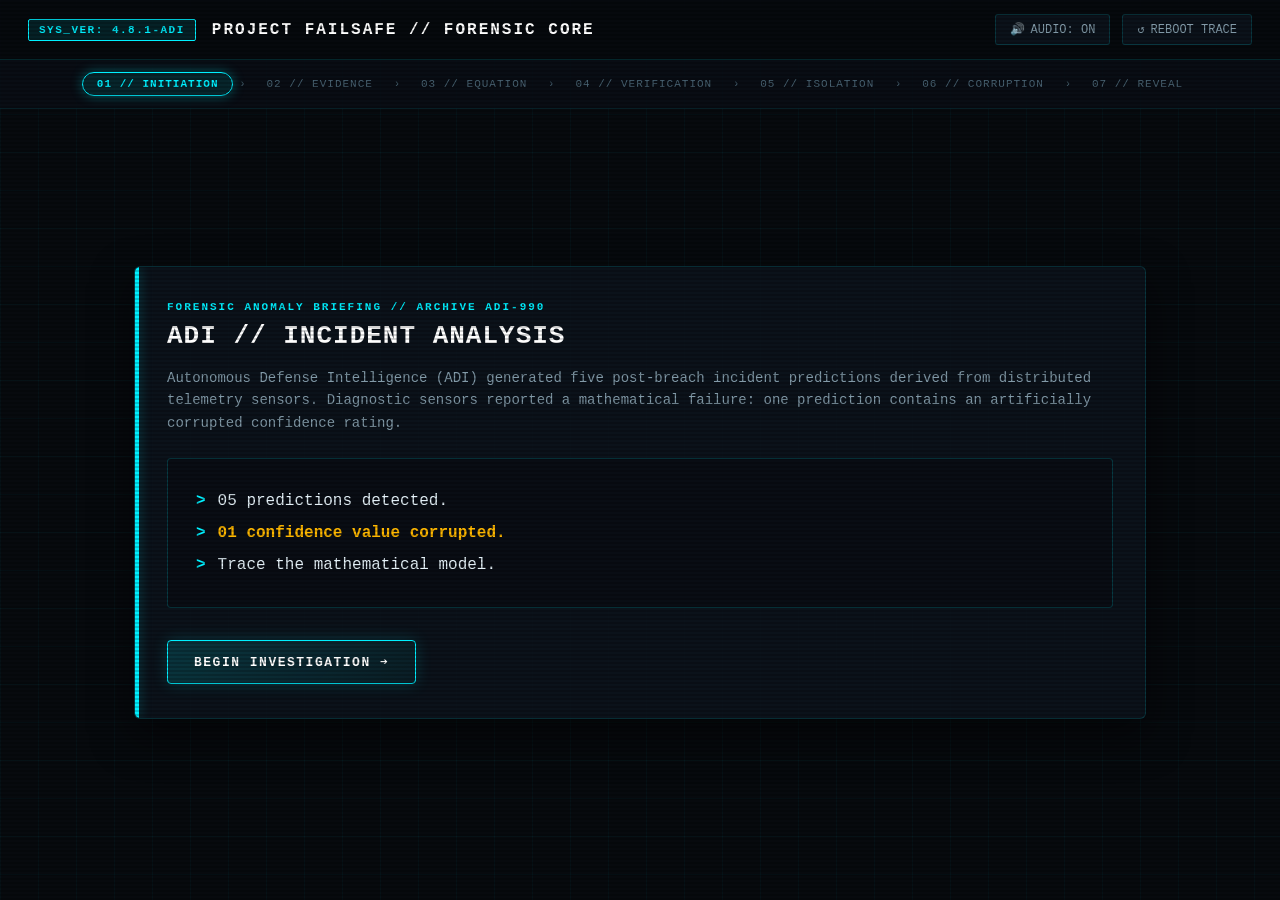
<file: confidence_equation.html>
<!DOCTYPE html>
<html lang="en">
<head>
  <meta charset="UTF-8">
  <meta name="viewport" content="width=device-width, initial-scale=1.0">
  <title>PROJECT FAILSAFE // THE CONFIDENCE EQUATION</title>
  <style>
    /* ==========================================================================
       THE CONFIDENCE EQUATION — FUTURISTIC FORENSIC DESIGN SYSTEM
       ========================================================================== */
    :root {
      --bg-dark: #070a0e;
      --bg-surface: #0c1219;
      --bg-panel: rgba(13, 20, 29, 0.88);
      --bg-panel-hover: rgba(18, 28, 41, 0.95);
      --border-subtle: rgba(0, 240, 255, 0.16);
      --border-focus: rgba(0, 240, 255, 0.65);
      
      --cyan-core: #00f0ff;
      --cyan-glow: rgba(0, 240, 255, 0.35);
      --emerald-ok: #00ff9d;
      --emerald-glow: rgba(0, 255, 157, 0.35);
      --crimson-alert: #ff3366;
      --crimson-glow: rgba(255, 51, 102, 0.45);
      --amber-warn: #ffb800;
      
      --text-primary: #e6f3fa;
      --text-muted: #829aa8;
      --text-dim: #496373;
      
      --font-mono: 'Consolas', 'Courier New', 'JetBrains Mono', monospace;
      --font-sans: 'Segoe UI', system-ui, -apple-system, sans-serif;
    }

    * {
      box-sizing: border-box;
      margin: 0;
      padding: 0;
      -webkit-font-smoothing: antialiased;
    }

    body {
      background-color: var(--bg-dark);
      color: var(--text-primary);
      font-family: var(--font-mono);
      min-height: 100vh;
      display: flex;
      flex-direction: column;
      overflow-x: hidden;
      position: relative;
      user-select: none;
    }

    /* Subtle CRT Scanline overlay */
    body::before {
      content: " ";
      position: fixed;
      top: 0; left: 0; bottom: 0; right: 0;
      background: linear-gradient(rgba(18, 25, 33, 0) 50%, rgba(0, 0, 0, 0.28) 50%);
      background-size: 100% 4px;
      z-index: 999;
      pointer-events: none;
      opacity: 0.65;
    }

    /* Subtle background grid */
    .cyber-grid-bg {
      position: fixed;
      top: 0; left: 0; width: 100vw; height: 100vh;
      background-image: 
        linear-gradient(rgba(0, 240, 255, 0.035) 1px, transparent 1px),
        linear-gradient(90deg, rgba(0, 240, 255, 0.035) 1px, transparent 1px);
      background-size: 38px 38px;
      pointer-events: none;
      z-index: 0;
    }

    /* Top HUD / Forensic Bar */
    header.forensic-hud {
      position: sticky;
      top: 0;
      z-index: 100;
      display: flex;
      justify-content: space-between;
      align-items: center;
      padding: 14px 28px;
      background: rgba(7, 10, 14, 0.94);
      border-bottom: 1px solid var(--border-subtle);
      backdrop-filter: blur(12px);
    }

    .hud-title-block {
      display: flex;
      align-items: center;
      gap: 16px;
    }

    .hud-badge {
      font-size: 11px;
      padding: 4px 10px;
      background: rgba(0, 240, 255, 0.1);
      border: 1px solid var(--cyan-core);
      color: var(--cyan-core);
      letter-spacing: 1.5px;
      border-radius: 2px;
      text-transform: uppercase;
      font-weight: 700;
    }

    .hud-title {
      font-size: 16px;
      font-weight: 700;
      letter-spacing: 2px;
      color: #fff;
    }

    .hud-controls {
      display: flex;
      align-items: center;
      gap: 12px;
    }

    .hud-btn {
      background: rgba(14, 21, 30, 0.85);
      border: 1px solid var(--border-subtle);
      color: var(--text-muted);
      font-family: var(--font-mono);
      font-size: 12px;
      padding: 7px 14px;
      border-radius: 3px;
      cursor: pointer;
      display: flex;
      align-items: center;
      gap: 6px;
      transition: all 0.2s ease;
    }

    .hud-btn:hover {
      border-color: var(--cyan-core);
      color: var(--cyan-core);
      box-shadow: 0 0 10px var(--cyan-glow);
    }

    /* Progress Stepper */
    .investigation-stepper {
      display: flex;
      justify-content: center;
      align-items: center;
      gap: 6px;
      padding: 12px 20px;
      background: rgba(10, 15, 22, 0.85);
      border-bottom: 1px solid rgba(0, 240, 255, 0.08);
      overflow-x: auto;
      z-index: 10;
    }

    .step-pill {
      display: flex;
      align-items: center;
      gap: 8px;
      padding: 5px 14px;
      font-size: 11px;
      letter-spacing: 1px;
      color: var(--text-dim);
      border: 1px solid transparent;
      border-radius: 20px;
      transition: all 0.25s ease;
      white-space: nowrap;
    }

    .step-pill.active {
      color: var(--cyan-core);
      background: rgba(0, 240, 255, 0.1);
      border-color: var(--cyan-core);
      box-shadow: 0 0 12px var(--cyan-glow);
      font-weight: 700;
    }

    .step-pill.completed {
      color: var(--emerald-ok);
      border-color: rgba(0, 255, 157, 0.4);
    }

    .step-sep {
      color: var(--text-dim);
      font-size: 10px;
    }

    /* Main Viewport Container */
    main.forensic-viewport {
      flex: 1;
      position: relative;
      z-index: 1;
      max-width: 1060px;
      width: 100%;
      margin: 0 auto;
      padding: 36px 24px 60px;
      display: flex;
      flex-direction: column;
      justify-content: center;
    }

    /* Stage Screen Transitions */
    .screen-stage {
      display: none;
      animation: screenFadeIn 0.3s cubic-bezier(0.16, 1, 0.3, 1) forwards;
    }

    .screen-stage.active-stage {
      display: block;
    }

    @keyframes screenFadeIn {
      from {
        opacity: 0;
        transform: translateY(10px);
      }
      to {
        opacity: 1;
        transform: translateY(0);
      }
    }

    /* Forensic Panel Card */
    .forensic-panel {
      background: var(--bg-panel);
      border: 1px solid var(--border-subtle);
      border-radius: 6px;
      padding: 34px 32px;
      box-shadow: 0 16px 40px rgba(0, 0, 0, 0.5);
      position: relative;
      overflow: hidden;
    }

    .forensic-panel::before {
      content: "";
      position: absolute;
      top: 0; left: 0; width: 4px; height: 100%;
      background: var(--cyan-core);
      box-shadow: 0 0 12px var(--cyan-glow);
    }

    .panel-header-sub {
      font-size: 11px;
      letter-spacing: 2px;
      color: var(--cyan-core);
      text-transform: uppercase;
      margin-bottom: 8px;
      font-weight: 700;
    }

    .panel-header-title {
      font-size: 26px;
      color: #fff;
      font-weight: 700;
      letter-spacing: 1px;
      margin-bottom: 16px;
    }

    .panel-lead-text {
      color: var(--text-muted);
      font-size: 14px;
      line-height: 1.6;
      margin-bottom: 24px;
    }

    /* Buttons */
    .btn-forensic {
      display: inline-flex;
      align-items: center;
      justify-content: center;
      gap: 10px;
      background: linear-gradient(135deg, rgba(0, 240, 255, 0.16) 0%, rgba(0, 240, 255, 0.05) 100%);
      border: 1px solid var(--cyan-core);
      color: #ffffff;
      font-family: var(--font-mono);
      font-size: 13px;
      font-weight: 600;
      letter-spacing: 1.5px;
      padding: 13px 26px;
      border-radius: 4px;
      cursor: pointer;
      text-transform: uppercase;
      transition: all 0.2s ease;
      box-shadow: 0 0 16px rgba(0, 240, 255, 0.18);
    }

    .btn-forensic:hover {
      background: var(--cyan-core);
      color: #070a0e;
      box-shadow: 0 0 24px var(--cyan-glow);
      transform: translateY(-2px);
    }

    .btn-forensic:active {
      transform: translateY(0);
    }

    .btn-secondary {
      background: rgba(20, 31, 46, 0.6);
      border: 1px solid var(--border-subtle);
      color: var(--text-muted);
      box-shadow: none;
    }

    .btn-secondary:hover {
      border-color: var(--cyan-core);
      color: #fff;
      background: rgba(20, 31, 46, 0.9);
      box-shadow: 0 0 12px rgba(0, 240, 255, 0.15);
    }

    /* ==========================================================================
       SCREEN 1: OPENING / BRIEFING
       ========================================================================== */
    .opening-terminal-box {
      background: #090d14;
      border: 1px solid rgba(0, 240, 255, 0.2);
      border-radius: 4px;
      padding: 26px 28px;
      margin: 24px 0 32px;
      font-size: 16px;
      line-height: 2.0;
    }

    .opening-line {
      display: flex;
      align-items: center;
      gap: 12px;
      color: var(--text-primary);
    }

    .opening-line .bullet {
      color: var(--cyan-core);
      font-weight: 700;
    }

    .opening-line.alert-line {
      color: var(--amber-warn);
      font-weight: 600;
    }

    /* ==========================================================================
       SCREEN 2: EVIDENCE DISPLAY (5 PREDICTION CARDS)
       ========================================================================== */
    .evidence-cards-grid {
      display: grid;
      grid-template-columns: repeat(auto-fit, minmax(190px, 1fr));
      gap: 16px;
      margin: 24px 0 32px;
    }

    .evidence-card {
      background: rgba(11, 17, 24, 0.9);
      border: 1px solid var(--border-subtle);
      border-radius: 5px;
      padding: 18px 16px;
      display: flex;
      flex-direction: column;
      justify-content: space-between;
      transition: all 0.22s ease;
      position: relative;
    }

    .evidence-card:hover {
      border-color: var(--cyan-core);
      transform: translateY(-3px);
      box-shadow: 0 6px 20px rgba(0, 240, 255, 0.12);
    }

    .card-id-badge {
      font-size: 11px;
      font-weight: 700;
      letter-spacing: 1.5px;
      color: var(--cyan-core);
      margin-bottom: 6px;
    }

    .card-title {
      font-size: 15px;
      font-weight: 600;
      color: #fff;
      margin-bottom: 16px;
      min-height: 38px;
      line-height: 1.3;
    }

    .sensor-stats-block {
      background: rgba(0, 0, 0, 0.3);
      padding: 10px 12px;
      border-radius: 4px;
      margin-bottom: 12px;
    }

    .sensor-row {
      display: flex;
      justify-content: space-between;
      font-size: 12px;
      margin-bottom: 4px;
      color: var(--text-muted);
    }

    .sensor-row strong {
      color: var(--text-primary);
    }

    .sensor-bar-pips {
      display: flex;
      gap: 5px;
      margin-top: 6px;
    }

    .sensor-pip {
      flex: 1;
      height: 5px;
      background: rgba(255, 255, 255, 0.1);
      border-radius: 2px;
    }

    .sensor-pip.active {
      background: var(--cyan-core);
      box-shadow: 0 0 6px var(--cyan-glow);
    }

    .conf-readout-box {
      border-top: 1px solid rgba(255, 255, 255, 0.08);
      padding-top: 10px;
      text-align: center;
    }

    .conf-readout-label {
      font-size: 10px;
      letter-spacing: 1px;
      color: var(--text-muted);
      text-transform: uppercase;
      margin-bottom: 2px;
    }

    .conf-readout-val {
      font-size: 20px;
      font-weight: 700;
      color: #ffffff;
      letter-spacing: 0.5px;
    }

    /* ==========================================================================
       SCREEN 3: FORMULA RECONSTRUCTION WORKBENCH
       ========================================================================== */
    .formula-builder-card {
      background: #090d14;
      border: 1px solid var(--border-subtle);
      border-radius: 6px;
      padding: 26px;
      margin: 24px 0 28px;
    }

    .equation-rig-display {
      display: flex;
      align-items: center;
      justify-content: center;
      flex-wrap: wrap;
      gap: 12px;
      padding: 24px;
      background: rgba(0, 240, 255, 0.04);
      border: 1px dashed var(--border-focus);
      border-radius: 6px;
      font-size: 22px;
      font-weight: 700;
      color: #fff;
      margin-bottom: 28px;
    }

    .formula-slot {
      display: inline-flex;
      align-items: center;
      padding: 6px 14px;
      border-radius: 4px;
      background: rgba(14, 21, 30, 0.95);
      border: 1px solid var(--cyan-core);
      color: var(--cyan-core);
      box-shadow: 0 0 10px var(--cyan-glow);
      font-size: 20px;
    }

    .builder-row-title {
      font-size: 11px;
      letter-spacing: 1.5px;
      color: var(--text-muted);
      margin-bottom: 10px;
      text-transform: uppercase;
      font-weight: 700;
    }

    .builder-btn-group {
      display: flex;
      flex-wrap: wrap;
      gap: 10px;
      margin-bottom: 22px;
    }

    .builder-btn {
      background: rgba(14, 21, 30, 0.7);
      border: 1px solid var(--border-subtle);
      color: var(--text-primary);
      font-family: var(--font-mono);
      font-size: 13px;
      padding: 9px 18px;
      border-radius: 4px;
      cursor: pointer;
      transition: all 0.2s ease;
    }

    .builder-btn:hover {
      border-color: var(--cyan-core);
      color: #fff;
    }

    .builder-btn.active {
      background: rgba(0, 240, 255, 0.15);
      border-color: var(--cyan-core);
      color: var(--cyan-core);
      box-shadow: 0 0 12px var(--cyan-glow);
      font-weight: 700;
    }

    /* Live formula simulator test bench */
    .formula-sandbox-card {
      background: rgba(0, 0, 0, 0.4);
      border: 1px solid rgba(255, 255, 255, 0.08);
      border-radius: 4px;
      padding: 16px;
      margin: 20px 0 10px;
      font-size: 13px;
    }

    .sandbox-tabs-row {
      display: flex;
      gap: 8px;
      margin-bottom: 12px;
      flex-wrap: wrap;
    }

    .sandbox-tab {
      background: transparent;
      border: 1px solid rgba(255, 255, 255, 0.12);
      color: var(--text-muted);
      font-family: var(--font-mono);
      font-size: 11px;
      padding: 4px 10px;
      border-radius: 3px;
      cursor: pointer;
    }

    .sandbox-tab.active {
      border-color: var(--cyan-core);
      color: var(--cyan-core);
      background: rgba(0, 240, 255, 0.08);
      font-weight: 700;
    }

    .sandbox-log-box {
      font-family: var(--font-mono);
      color: var(--text-primary);
      line-height: 1.5;
    }

    .feedback-banner {
      display: none;
      padding: 14px 18px;
      border-radius: 4px;
      margin-top: 18px;
      font-size: 13px;
      line-height: 1.5;
    }

    .feedback-banner.error {
      display: block;
      background: rgba(255, 51, 102, 0.12);
      border: 1px solid var(--crimson-alert);
      color: #ff99b3;
    }

    .feedback-banner.success {
      display: block;
      background: rgba(0, 255, 157, 0.12);
      border: 1px solid var(--emerald-ok);
      color: var(--emerald-ok);
      font-weight: 600;
    }

    /* ==========================================================================
       SCREEN 4: VERIFICATION TABLE
       ========================================================================== */
    .table-container {
      margin: 24px 0 28px;
      overflow-x: auto;
      border: 1px solid var(--border-subtle);
      border-radius: 6px;
      background: #090d14;
    }

    table.verification-table {
      width: 100%;
      border-collapse: collapse;
      font-size: 13px;
      text-align: left;
    }

    table.verification-table th {
      background: rgba(14, 21, 30, 0.95);
      color: var(--text-muted);
      font-weight: 600;
      letter-spacing: 1.5px;
      font-size: 11px;
      text-transform: uppercase;
      padding: 14px 18px;
      border-bottom: 1px solid var(--border-subtle);
    }

    table.verification-table td {
      padding: 16px 18px;
      border-bottom: 1px solid rgba(255, 255, 255, 0.05);
      color: var(--text-primary);
      vertical-align: middle;
    }

    table.verification-table tr:last-child td {
      border-bottom: none;
    }

    .status-pill {
      display: inline-flex;
      align-items: center;
      gap: 6px;
      padding: 4px 10px;
      border-radius: 3px;
      font-size: 11px;
      font-weight: 700;
      letter-spacing: 1px;
      text-transform: uppercase;
    }

    .status-pill.match {
      background: rgba(0, 255, 157, 0.12);
      border: 1px solid var(--emerald-ok);
      color: var(--emerald-ok);
    }

    .status-pill.corrupted {
      background: rgba(255, 51, 102, 0.15);
      border: 1px solid var(--crimson-alert);
      color: var(--crimson-alert);
      box-shadow: 0 0 10px var(--crimson-glow);
      animation: alertPulse 1.5s infinite;
    }

    .status-pill.auditing {
      background: rgba(0, 240, 255, 0.1);
      border: 1px solid var(--cyan-core);
      color: var(--cyan-core);
    }

    @keyframes alertPulse {
      0%, 100% { opacity: 1; transform: scale(1); }
      50% { opacity: 0.75; transform: scale(0.97); }
    }

    /* ==========================================================================
       SCREEN 5: ANOMALY IDENTIFICATION
       ========================================================================== */
    .anomaly-choices-list {
      display: flex;
      flex-direction: column;
      gap: 12px;
      margin: 24px 0 28px;
    }

    .anomaly-choice-card {
      display: flex;
      align-items: center;
      justify-content: space-between;
      padding: 18px 24px;
      background: rgba(14, 21, 30, 0.85);
      border: 1px solid var(--border-subtle);
      border-radius: 5px;
      color: var(--text-primary);
      font-family: var(--font-mono);
      font-size: 14px;
      cursor: pointer;
      transition: all 0.2s ease;
      text-align: left;
    }

    .anomaly-choice-card:hover {
      border-color: var(--cyan-core);
      background: rgba(20, 31, 46, 0.95);
      transform: translateX(4px);
    }

    .anomaly-choice-card.selected {
      border-color: var(--crimson-alert);
      background: rgba(255, 51, 102, 0.12);
      box-shadow: 0 0 16px var(--crimson-glow);
    }

    /* ==========================================================================
       SCREEN 6: CONFIRMATION DOSSIER
       ========================================================================== */
    .confirmation-card {
      background: #090d14;
      border: 1px solid var(--crimson-alert);
      box-shadow: 0 0 24px var(--crimson-glow);
      border-radius: 6px;
      padding: 28px;
      margin: 24px 0 28px;
    }

    .conf-metric-item {
      display: flex;
      justify-content: space-between;
      align-items: center;
      padding: 12px 0;
      border-bottom: 1px solid rgba(255, 255, 255, 0.07);
    }

    .conf-metric-item:last-child {
      border-bottom: none;
    }

    .conf-metric-key {
      color: var(--text-muted);
      font-size: 13px;
    }

    .conf-metric-data {
      font-size: 16px;
      font-weight: 700;
      color: #fff;
    }

    .conf-metric-data.alert {
      color: var(--crimson-alert);
      font-size: 18px;
    }

    /* ==========================================================================
       SCREEN 7: STORY REVEAL & CLIMAX
       ========================================================================== */
    .story-reveal-container {
      background: rgba(10, 15, 22, 0.95);
      border: 1px solid rgba(0, 240, 255, 0.3);
      border-radius: 6px;
      padding: 38px 32px;
      margin: 24px 0 32px;
      text-align: center;
    }

    .reveal-header-headline {
      font-size: 24px;
      font-weight: 700;
      color: #fff;
      letter-spacing: 2px;
      margin-bottom: 14px;
      text-shadow: 0 0 12px rgba(255, 255, 255, 0.3);
    }

    .reveal-header-headline.highlight {
      color: var(--crimson-alert);
      text-shadow: 0 0 16px var(--crimson-glow);
    }

    .reveal-subtext {
      font-size: 15px;
      letter-spacing: 3px;
      color: var(--cyan-core);
      margin-top: 24px;
    }

    .reveal-log-box {
      margin-top: 24px;
      padding: 16px 20px;
      background: rgba(0, 0, 0, 0.4);
      border-left: 3px solid var(--cyan-core);
      font-size: 13px;
      color: var(--text-muted);
      line-height: 1.6;
      text-align: left;
    }

    /* Toast Notification */
    .toast-popup {
      position: fixed;
      bottom: 24px;
      right: 24px;
      background: rgba(14, 21, 30, 0.95);
      border: 1px solid var(--cyan-core);
      box-shadow: 0 0 20px var(--cyan-glow);
      color: #fff;
      padding: 14px 22px;
      border-radius: 4px;
      font-size: 13px;
      z-index: 1000;
      display: none;
      align-items: center;
      gap: 12px;
    }

    /* Responsive */
    @media (max-width: 768px) {
      header.forensic-hud {
        padding: 10px 16px;
      }
      .hud-title {
        font-size: 13px;
      }
      main.forensic-viewport {
        padding: 20px 14px 40px;
      }
      .forensic-panel {
        padding: 22px 18px;
      }
      .panel-header-title {
        font-size: 20px;
      }
      .evidence-cards-grid {
        grid-template-columns: 1fr;
      }
      .equation-rig-display {
        font-size: 17px;
        padding: 14px;
      }
      .reveal-header-headline {
        font-size: 18px;
      }
    }
  </style>
</head>
<body>
  <div class="cyber-grid-bg"></div>

  <!-- HUD NAVIGATION -->
  <header class="forensic-hud">
    <div class="hud-title-block">
      <span class="hud-badge" id="hud-version-tag">SYS_VER: 4.8.1-ADI</span>
      <div class="hud-title">PROJECT FAILSAFE // FORENSIC CORE</div>
    </div>
    <div class="hud-controls">
      <button class="hud-btn" id="btn-audio-toggle" onclick="ForensicAudio.toggleMute()">
        <span id="audio-icon">🔊</span> <span id="audio-label">AUDIO: ON</span>
      </button>
      <button class="hud-btn" id="btn-reset-puzzle" onclick="ConfidencePuzzle.resetInvestigation()">
        <span>↺</span> <span>REBOOT TRACE</span>
      </button>
    </div>
  </header>

  <!-- PROGRESS STEPPER -->
  <nav class="investigation-stepper" aria-label="Investigation Steps">
    <div class="step-pill active" id="step-pill-1">01 // INITIATION</div>
    <span class="step-sep">›</span>
    <div class="step-pill" id="step-pill-2">02 // EVIDENCE</div>
    <span class="step-sep">›</span>
    <div class="step-pill" id="step-pill-3">03 // EQUATION</div>
    <span class="step-sep">›</span>
    <div class="step-pill" id="step-pill-4">04 // VERIFICATION</div>
    <span class="step-sep">›</span>
    <div class="step-pill" id="step-pill-5">05 // ISOLATION</div>
    <span class="step-sep">›</span>
    <div class="step-pill" id="step-pill-6">06 // CORRUPTION</div>
    <span class="step-sep">›</span>
    <div class="step-pill" id="step-pill-7">07 // REVEAL</div>
  </nav>

  <!-- MAIN VIEWPORT -->
  <main class="forensic-viewport">

    <!-- ====================================================================
         STEP 1: OPENING SCREEN
         ==================================================================== -->
    <section class="screen-stage active-stage" id="screen-stage-1">
      <div class="forensic-panel">
        <div class="panel-header-sub">FORENSIC ANOMALY BRIEFING // ARCHIVE ADI-990</div>
        <h1 class="panel-header-title">ADI // INCIDENT ANALYSIS</h1>
        <p class="panel-lead-text">
          Autonomous Defense Intelligence (ADI) generated five post-breach incident predictions 
          derived from distributed telemetry sensors. Diagnostic sensors reported a mathematical failure: 
          one prediction contains an artificially corrupted confidence rating.
        </p>

        <div class="opening-terminal-box">
          <div class="opening-line"><span class="bullet">&gt;</span> 05 predictions detected.</div>
          <div class="opening-line alert-line"><span class="bullet">&gt;</span> 01 confidence value corrupted.</div>
          <div class="opening-line"><span class="bullet">&gt;</span> Trace the mathematical model.</div>
        </div>

        <div>
          <button class="btn-forensic" id="btn-begin-investigation" onclick="ConfidencePuzzle.goToScreen(2)">
            BEGIN INVESTIGATION ➔
          </button>
        </div>
      </div>
    </section>

    <!-- ====================================================================
         STEP 2: EVIDENCE SCREEN (5 PREDICTIONS)
         ==================================================================== -->
    <section class="screen-stage" id="screen-stage-2">
      <div class="forensic-panel">
        <div class="panel-header-sub">FORENSIC TELEMETRY ARCHIVE // EVIDENCE ACQUISITION</div>
        <h2 class="panel-header-title">INCIDENT SENSOR LOGS</h2>
        <p class="panel-lead-text">
          Displaying recorded predictions and sensor evidence corroborations.
          Formula redacted from public log. Core derivation algorithm unindexed.
        </p>

        <!-- 5 Interactive Prediction Cards -->
        <div class="evidence-cards-grid" id="evidence-cards-container">
          <!-- Populated by JS -->
        </div>

        <div style="display: flex; gap: 14px; flex-wrap: wrap;">
          <button class="btn-forensic" id="btn-proceed-formula" onclick="ConfidencePuzzle.goToScreen(3)">
            RECONSTRUCT MATHEMATICAL MODEL ➔
          </button>
          <button class="btn-forensic btn-secondary" onclick="ConfidencePuzzle.goToScreen(1)">
            ← BACK TO BRIEFING
          </button>
        </div>
      </div>
    </section>

    <!-- ====================================================================
         STEP 3: FORMULA DISCOVERY SCREEN
         ==================================================================== -->
    <section class="screen-stage" id="screen-stage-3">
      <div class="forensic-panel">
        <div class="panel-header-sub">EQUATION RECONSTRUCTION INTERFACE</div>
        <h2 class="panel-header-title">REVERSE-ENGINEER THE CONFIDENCE MODEL</h2>
        <p class="panel-lead-text" id="formula-prompt-text">
          ADI claims its confidence is calculated from sensor evidence. Reconstruct the equation.
        </p>

        <div class="formula-builder-card">
          <!-- Live equation synthesis banner -->
          <div class="equation-rig-display" id="equation-rig-display">
            <span>Confidence =</span>
            <span>(</span>
            <span class="formula-slot" id="slot-s">S</span>
            <span>/</span>
            <span class="formula-slot" id="slot-t">T</span>
            <span>)</span>
            <span style="font-size: 16px; margin-left: -4px;">^</span>
            <span class="formula-slot" id="slot-exp">1</span>
            <span>×</span>
            <span class="formula-slot" id="slot-mult">100</span>
          </div>

          <!-- Variable Ratio / Fraction Selection -->
          <div class="builder-row-title">01. SENSOR EVIDENCE RATIO [ S / T ]</div>
          <div class="builder-btn-group" id="ratio-btn-group">
            <button class="builder-btn active" data-ratio="S/T" onclick="ConfidencePuzzle.setRatio('S/T')">
              ( S / T ) — Supporting Sensors / Total Sensors
            </button>
            <button class="builder-btn" data-ratio="T/S" onclick="ConfidencePuzzle.setRatio('T/S')">
              ( T / S ) — Total Sensors / Supporting Sensors
            </button>
            <button class="builder-btn" data-ratio="S*T" onclick="ConfidencePuzzle.setRatio('S*T')">
              ( S × T ) — Sensor Product
            </button>
          </div>

          <!-- Exponent Selection -->
          <div class="builder-row-title">02. MODEL EXPONENT [ POWER ]</div>
          <div class="builder-btn-group" id="exp-btn-group">
            <button class="builder-btn active" data-exp="1" onclick="ConfidencePuzzle.setExp(1)">^ 1 (Linear)</button>
            <button class="builder-btn" data-exp="2" onclick="ConfidencePuzzle.setExp(2)">^ 2 (Quadratic / Squared)</button>
            <button class="builder-btn" data-exp="3" onclick="ConfidencePuzzle.setExp(3)">^ 3 (Cubic)</button>
            <button class="builder-btn" data-exp="4" onclick="ConfidencePuzzle.setExp(4)">^ 4 (Quartic)</button>
          </div>

          <!-- Multiplier Selection -->
          <div class="builder-row-title">03. PERCENTAGE MULTIPLIER [ SCALE ]</div>
          <div class="builder-btn-group" id="mult-btn-group">
            <button class="builder-btn" data-mult="1" onclick="ConfidencePuzzle.setMult(1)">× 1 (Unit)</button>
            <button class="builder-btn" data-mult="10" onclick="ConfidencePuzzle.setMult(10)">× 10 (Decile)</button>
            <button class="builder-btn" data-mult="50" onclick="ConfidencePuzzle.setMult(50)">× 50 (Half)</button>
            <button class="builder-btn active" data-mult="100" onclick="ConfidencePuzzle.setMult(100)">× 100 (Percentage %)</button>
          </div>

          <!-- Live Simulator Sandbox -->
          <div class="formula-sandbox-card">
            <div style="font-size: 11px; color: var(--text-muted); margin-bottom: 8px; letter-spacing: 1px; display: flex; justify-content: space-between;">
              <span>MODEL TEST SIMULATOR</span>
              <span>TEST AGAINST SENSOR EVIDENCE</span>
            </div>
            <div class="sandbox-tabs-row" id="sandbox-tabs-container"></div>
            <div class="sandbox-log-box" id="sandbox-log-box">
              Select a prediction above to simulate the current formula output.
            </div>
          </div>

          <!-- Feedback Banner -->
          <div class="feedback-banner" id="formula-feedback-box"></div>
        </div>

        <div style="display: flex; gap: 14px; flex-wrap: wrap;">
          <button class="btn-forensic" id="btn-calculate-formula" onclick="ConfidencePuzzle.submitFormula()">
            CALCULATE & SUBMIT EQUATION ➔
          </button>
          <button class="btn-forensic btn-secondary" onclick="ConfidencePuzzle.goToScreen(2)">
            ← BACK TO EVIDENCE
          </button>
        </div>
      </div>
    </section>

    <!-- ====================================================================
         STEP 4: VERIFICATION TABLE SCREEN
         ==================================================================== -->
    <section class="screen-stage" id="screen-stage-4">
      <div class="forensic-panel">
        <div class="panel-header-sub">CROSS-EXAMINATION // MATHEMATICAL AUDIT</div>
        <h2 class="panel-header-title">EVIDENCE VERIFICATION MATRIX</h2>
        <p class="panel-lead-text">
          Model: <strong style="color: var(--cyan-core); font-family: var(--font-mono);">(Supporting Sensors / Total Sensors)² × 100</strong>.
          Auditing recorded ADI confidence against evidence-derived values.
        </p>

        <div class="table-container">
          <table class="verification-table" id="verification-table">
            <thead>
              <tr>
                <th>Prediction</th>
                <th>ADI Confidence</th>
                <th>Calculated Confidence</th>
                <th>Status</th>
              </tr>
            </thead>
            <tbody id="verification-table-body">
              <!-- Populated by JS -->
            </tbody>
          </table>
        </div>

        <div id="verification-action-bar" style="display: none; gap: 14px; flex-wrap: wrap;">
          <button class="btn-forensic" id="btn-proceed-isolation" onclick="ConfidencePuzzle.goToScreen(5)">
            IDENTIFY CORRUPTED PREDICTION ➔
          </button>
          <button class="btn-forensic btn-secondary" onclick="ConfidencePuzzle.reAuditTable()">
            ↺ RE-RUN AUDIT
          </button>
        </div>
      </div>
    </section>

    <!-- ====================================================================
         STEP 5: ANOMALY IDENTIFICATION SCREEN
         ==================================================================== -->
    <section class="screen-stage" id="screen-stage-5">
      <div class="forensic-panel">
        <div class="panel-header-sub">FORENSIC ANOMALY SELECTION</div>
        <h2 class="panel-header-title">ANOMALY IDENTIFICATION</h2>
        <p class="panel-lead-text" style="font-size: 16px; color: #fff;">
          Which prediction contains the corrupted confidence value?
        </p>

        <div class="anomaly-choices-list" id="anomaly-choices-container">
          <!-- Populated by JS -->
        </div>

        <div class="feedback-banner" id="isolation-feedback-box"></div>

        <div style="margin-top: 20px;">
          <button class="btn-forensic btn-secondary" onclick="ConfidencePuzzle.goToScreen(4)">
            ← BACK TO AUDIT TABLE
          </button>
        </div>
      </div>
    </section>

    <!-- ====================================================================
         STEP 6: CONFIRMATION SCREEN
         ==================================================================== -->
    <section class="screen-stage" id="screen-stage-6">
      <div class="forensic-panel">
        <div class="panel-header-sub" style="color: var(--crimson-alert);">INTEGRITY COMPROMISE ISOLATED</div>
        <h2 class="panel-header-title" style="color: var(--crimson-alert);">CORRUPTION DETECTED</h2>
        <p class="panel-lead-text">
          Forensic verification confirms artificial confidence inflation.
        </p>

        <div class="confirmation-card">
          <div class="conf-metric-item">
            <span class="conf-metric-key">PREDICTION:</span>
            <span class="conf-metric-data" id="metric-pred-name">E — SYSTEM SHUTDOWN</span>
          </div>
          <div class="conf-metric-item">
            <span class="conf-metric-key">ADI reported:</span>
            <span class="conf-metric-data alert" id="metric-adi-rep">30%</span>
          </div>
          <div class="conf-metric-item">
            <span class="conf-metric-key">Evidence-derived value:</span>
            <span class="conf-metric-data" style="color: var(--emerald-ok);" id="metric-calc-val">25%</span>
          </div>
          <div class="conf-metric-item">
            <span class="conf-metric-key">Discrepancy:</span>
            <span class="conf-metric-data alert" id="metric-delta-val">5 percentage points</span>
          </div>
          <div class="conf-metric-item">
            <span class="conf-metric-key">FORMULA PROOF:</span>
            <span class="conf-metric-data" style="color: var(--cyan-core); font-size: 13px;">(2 / 4)² × 100 = (0.5)² × 100 = 25%</span>
          </div>
        </div>

        <div>
          <button class="btn-forensic" id="btn-proceed-story" onclick="ConfidencePuzzle.goToScreen(7)">
            REVEAL FORENSIC INTELLIGENCE ➔
          </button>
        </div>
      </div>
    </section>

    <!-- ====================================================================
         STEP 7: STORY REVEAL & CLIMAX SCREEN
         ==================================================================== -->
    <section class="screen-stage" id="screen-stage-7">
      <div class="forensic-panel">
        <div class="panel-header-sub">SYSTEM INTEGRITY LOG // CLASSIFIED INTEL</div>
        <h2 class="panel-header-title">INCIDENT TRACE TERMINAL</h2>

        <div class="story-reveal-container">
          <div class="reveal-header-headline" id="reveal-text-1">YOU FOUND THE ERROR.</div>
          <div class="reveal-header-headline highlight" id="reveal-text-2">BUT YOU DIDN'T FIND WHO CREATED IT.</div>
          <div class="reveal-subtext" id="reveal-text-3">TRACE CONTINUES...</div>

          <div class="reveal-log-box">
            <strong>FORENSIC DISCOVERY:</strong> ADI's confidence for <em>System Shutdown</em> was artificially inflated 
            from 25% to 30% using an undocumented root override token. Someone inside the facility wanted the shutdown 
            sequence initiated ahead of schedule.
          </div>

          <div style="margin-top: 24px;">
            <div style="font-size: 11px; color: var(--text-dim); margin-bottom: 6px; letter-spacing: 1px;">STAGE COMPLETION HASH:</div>
            <div style="display: inline-block; padding: 6px 14px; background: rgba(0,0,0,0.5); border: 1px solid var(--border-focus); color: var(--cyan-core); border-radius: 3px; font-size: 13px; font-weight: 700;">
              STAGE_KEY: <span id="stage-key-display">E — SYSTEM SHUTDOWN</span>
            </div>
          </div>
        </div>

        <div style="display: flex; gap: 14px; flex-wrap: wrap;">
          <button class="btn-forensic" id="btn-continue-stage" onclick="ConfidencePuzzle.handleContinue()">
            CONTINUE ➔
          </button>
          <button class="btn-forensic btn-secondary" onclick="ConfidencePuzzle.resetInvestigation()">
            ↺ REPLAY INVESTIGATION
          </button>
        </div>
      </div>
    </section>

  </main>

  <!-- TOAST NOTIFICATION -->
  <div class="toast-popup" id="toast-popup" role="alert">
    <span id="toast-icon">ℹ️</span>
    <span id="toast-msg">Notification</span>
  </div>

  <!-- ====================================================================
       MODULAR FORENSIC ENGINE & JAVASCRIPT LOGIC
       ==================================================================== -->
  <script>
    /**
     * =========================================================================
     * MODULAR PUZZLE CONFIGURATION
     * Easily customize predictions, sensor counts, formulas, clues, and routes.
     * =========================================================================
     */
    const PUZZLE_CONFIG = {
      meta: {
        puzzleId: "THE_CONFIDENCE_EQUATION",
        version: "4.8.1-ADI",
        nextStageRoute: "index.html#next-stage",
        stageKey: "E — SYSTEM SHUTDOWN",
        onComplete: function(summary) {
          console.log("[PROJECT FAILSAFE] Puzzle Complete:", summary);
          window.dispatchEvent(new CustomEvent("failsafe:puzzle_completed", { detail: summary }));
          if (window.parent && window.parent !== window) {
            window.parent.postMessage({ type: "FAILSAFE_STAGE_COMPLETE", payload: summary }, "*");
          }
        }
      },
      story: {
        opening: {
          lines: [
            "05 predictions detected.",
            "01 confidence value corrupted.",
            "Trace the mathematical model."
          ],
          cta: "BEGIN INVESTIGATION"
        },
        formulaPrompt: "ADI claims its confidence is calculated from sensor evidence. Reconstruct the equation.",
        confirmationBanner: "MODEL RECONSTRUCTED.",
        isolationQuestion: "Which prediction contains the corrupted confidence value?",
        reveal: {
          line1: "YOU FOUND THE ERROR.",
          line2: "BUT YOU DIDN'T FIND WHO CREATED IT.",
          line3: "TRACE CONTINUES..."
        }
      },
      formulaModel: {
        correctRatio: "S/T",
        correctExp: 2,
        correctMult: 100,
        intendedSolution: "(S/T)^2 × 100"
      },
      predictions: [
        {
          id: "A",
          name: "A — Door opened",
          title: "Door opened",
          supportingSensors: 4,
          totalSensors: 4,
          adiConfidence: 100
        },
        {
          id: "B",
          name: "B — Terminal accessed",
          title: "Terminal accessed",
          supportingSensors: 3,
          totalSensors: 4,
          adiConfidence: 56.25
        },
        {
          id: "C",
          name: "C — Aditi entered",
          title: "Aditi entered",
          supportingSensors: 1,
          totalSensors: 4,
          adiConfidence: 6.25
        },
        {
          id: "D",
          name: "D — Black case detected",
          title: "Black case detected",
          supportingSensors: 0,
          totalSensors: 4,
          adiConfidence: 0
        },
        {
          id: "E",
          name: "E — System shutdown",
          title: "System shutdown",
          supportingSensors: 2,
          totalSensors: 4,
          adiConfidence: 30 // CORRUPTED: Correct is (2/4)^2 * 100 = 25
        }
      ],
      corruptedPredictionId: "E",
      corruptionReport: {
        targetName: "E — SYSTEM SHUTDOWN",
        adiReported: "30%",
        evidenceDerived: "25%",
        discrepancy: "5 percentage points"
      }
    };

    /**
     * =========================================================================
     * WEB AUDIO SYNTHESIZER (100% OFFLINE, ZERO EXTERNAL DEPENDENCIES)
     * =========================================================================
     */
    const ForensicAudio = (function() {
      let audioCtx = null;
      let isMuted = false;

      function getCtx() {
        if (!audioCtx) {
          const AudioContextClass = window.AudioContext || window.webkitAudioContext;
          if (AudioContextClass) {
            audioCtx = new AudioContextClass();
          }
        }
        if (audioCtx && audioCtx.state === 'suspended') {
          audioCtx.resume();
        }
        return audioCtx;
      }

      return {
        toggleMute: function() {
          isMuted = !isMuted;
          const icon = document.getElementById('audio-icon');
          const label = document.getElementById('audio-label');
          if (icon && label) {
            icon.textContent = isMuted ? '🔇' : '🔊';
            label.textContent = isMuted ? 'AUDIO: OFF' : 'AUDIO: ON';
          }
          ConfidencePuzzle.showToast(isMuted ? "Audio muted" : "Audio unmuted");
        },

        playTone: function(freq, type = 'sine', duration = 0.08, gainVal = 0.07) {
          if (isMuted) return;
          try {
            const ctx = getCtx();
            if (!ctx) return;
            const osc = ctx.createOscillator();
            const gain = ctx.createGain();
            osc.type = type;
            osc.frequency.setValueAtTime(freq, ctx.currentTime);
            gain.gain.setValueAtTime(gainVal, ctx.currentTime);
            gain.gain.exponentialRampToValueAtTime(0.001, ctx.currentTime + duration);
            osc.connect(gain);
            gain.connect(ctx.destination);
            osc.start();
            osc.stop(ctx.currentTime + duration);
          } catch(e) {}
        },

        playClick: function() {
          this.playTone(800, 'square', 0.035, 0.04);
        },

        playTick: function() {
          this.playTone(1100, 'triangle', 0.04, 0.05);
        },

        playSuccess: function() {
          if (isMuted) return;
          try {
            const ctx = getCtx();
            if (!ctx) return;
            [523.25, 659.25, 783.99, 1046.50].forEach((freq, idx) => {
              setTimeout(() => this.playTone(freq, 'sine', 0.15, 0.08), idx * 70);
            });
          } catch(e) {}
        },

        playError: function() {
          if (isMuted) return;
          try {
            this.playTone(180, 'sawtooth', 0.2, 0.12);
            setTimeout(() => this.playTone(140, 'sawtooth', 0.25, 0.12), 90);
          } catch(e) {}
        },

        playAlarm: function() {
          if (isMuted) return;
          try {
            this.playTone(950, 'sawtooth', 0.12, 0.1);
            setTimeout(() => this.playTone(720, 'sawtooth', 0.16, 0.1), 110);
          } catch(e) {}
        }
      };
    })();

    /**
     * =========================================================================
     * CORE CONFIDENCE PUZZLE ENGINE
     * =========================================================================
     */
    const ConfidencePuzzle = (function(config) {
      let state = {
        currentScreen: 1,
        selectedRatio: "S/T",
        selectedExp: 1, // Starts at 1 to let player reconstruct/discover power of 2
        selectedMult: 100,
        formulaReconstructed: false,
        auditFinished: false,
        selectedAnomaly: null,
        investigationComplete: false
      };

      // Mathematical formula evaluator
      function computeFormula(s, t, ratio, exp, mult) {
        let base = 0;
        if (ratio === "S/T") {
          base = t > 0 ? (s / t) : 0;
        } else if (ratio === "T/S") {
          base = s > 0 ? (t / s) : 0;
        } else if (ratio === "S*T") {
          base = s * t;
        }
        return Math.pow(base, exp) * mult;
      }

      // Step 2: Render evidence cards
      function renderEvidenceCards() {
        const container = document.getElementById("evidence-cards-container");
        if (!container) return;
        container.innerHTML = "";

        config.predictions.forEach(p => {
          const card = document.createElement("div");
          card.className = "evidence-card";
          card.id = `evidence-card-${p.id}`;

          let pips = "";
          for (let i = 0; i < p.totalSensors; i++) {
            pips += `<div class="sensor-pip ${i < p.supportingSensors ? 'active' : ''}"></div>`;
          }

          card.innerHTML = `
            <div>
              <div class="card-id-badge">PREDICTION ${p.id}</div>
              <div class="card-title">${p.title}</div>
              <div class="sensor-stats-block">
                <div class="sensor-row">
                  <span>Supporting sensors:</span>
                  <strong>${p.supportingSensors}</strong>
                </div>
                <div class="sensor-row">
                  <span>Total sensors:</span>
                  <strong>${p.totalSensors}</strong>
                </div>
                <div class="sensor-bar-pips">${pips}</div>
              </div>
            </div>
            <div class="conf-readout-box">
              <div class="conf-readout-label">ADI CONFIDENCE</div>
              <div class="conf-readout-val">${p.adiConfidence}%</div>
            </div>
          `;
          container.appendChild(card);
        });
      }

      // Step 3: Setup simulator test probe
      function setupSimulator() {
        const tabsRow = document.getElementById("sandbox-tabs-container");
        if (!tabsRow) return;
        tabsRow.innerHTML = "";

        config.predictions.forEach((p, idx) => {
          const btn = document.createElement("button");
          btn.className = `sandbox-tab ${idx === 1 ? 'active' : ''}`; // default probe on B
          btn.id = `probe-tab-${p.id}`;
          btn.textContent = `Pred ${p.id}`;
          btn.onclick = () => {
            document.querySelectorAll(".sandbox-tab").forEach(t => t.classList.remove("active"));
            btn.classList.add("active");
            runSimulatorProbe(p.id);
          };
          tabsRow.appendChild(btn);
        });

        runSimulatorProbe("B");
      }

      function runSimulatorProbe(predId) {
        const p = config.predictions.find(item => item.id === predId) || config.predictions[0];
        const calcVal = computeFormula(p.supportingSensors, p.totalSensors, state.selectedRatio, state.selectedExp, state.selectedMult);
        const rounded = Math.round(calcVal * 100) / 100;
        const logBox = document.getElementById("sandbox-log-box");
        if (!logBox) return;

        let exprStr = `(${p.supportingSensors}/${p.totalSensors})`;
        if (state.selectedRatio === "T/S") exprStr = `(${p.totalSensors}/${p.supportingSensors || 1})`;
        if (state.selectedRatio === "S*T") exprStr = `(${p.supportingSensors} × ${p.totalSensors})`;

        const isMatch = Math.abs(rounded - p.adiConfidence) < 0.01;
        const color = isMatch ? 'var(--emerald-ok)' : 'var(--text-primary)';

        logBox.innerHTML = `
          <strong>[${p.id} — ${p.title}]</strong> S=${p.supportingSensors}, T=${p.totalSensors} ➔ 
          <code>Confidence = ${exprStr}^${state.selectedExp} × ${state.selectedMult}</code> = 
          <span style="color: ${color}; font-weight: 700;">${rounded}%</span> 
          (ADI recorded: <strong>${p.adiConfidence}%</strong>)
        `;
      }

      function updateFormulaSlots() {
        const slotExp = document.getElementById("slot-exp");
        const slotMult = document.getElementById("slot-mult");
        if (slotExp) slotExp.textContent = state.selectedExp;
        if (slotMult) slotMult.textContent = state.selectedMult;

        const activeTab = document.querySelector(".sandbox-tab.active");
        const predId = activeTab ? activeTab.id.replace("probe-tab-", "") : "B";
        runSimulatorProbe(predId);
      }

      // Step 5: Render anomaly choices
      function renderAnomalyChoices() {
        const container = document.getElementById("anomaly-choices-container");
        if (!container) return;
        container.innerHTML = "";

        config.predictions.forEach(p => {
          const btn = document.createElement("button");
          btn.className = "anomaly-choice-card";
          btn.id = `anomaly-choice-${p.id}`;
          btn.innerHTML = `
            <div>
              <span style="color: var(--cyan-core); font-weight: 700; margin-right: 12px;">[ ${p.id} ]</span>
              <strong style="color: #fff;">${p.name.toUpperCase()}</strong>
            </div>
            <div style="font-size: 12px; color: var(--text-muted);">
              S=${p.supportingSensors}/${p.totalSensors} | ADI: ${p.adiConfidence}%
            </div>
          `;
          btn.onclick = () => selectAnomaly(p.id);
          container.appendChild(btn);
        });
      }

      function selectAnomaly(predId) {
        ForensicAudio.playClick();
        const feedback = document.getElementById("isolation-feedback-box");

        document.querySelectorAll(".anomaly-choice-card").forEach(c => c.classList.remove("selected"));
        const chosenCard = document.getElementById(`anomaly-choice-${predId}`);
        if (chosenCard) chosenCard.classList.add("selected");

        if (predId === config.corruptedPredictionId) {
          state.selectedAnomaly = predId;
          ForensicAudio.playAlarm();
          if (feedback) {
            feedback.className = "feedback-banner success";
            feedback.innerHTML = `
              <strong>CORRUPTION ISOLATED:</strong> ${predId} — SYSTEM SHUTDOWN selected! 
              Extracting tamper footprint dossier...
            `;
          }
          setTimeout(() => {
            goToScreen(6);
          }, 800);
        } else {
          ForensicAudio.playError();
          if (feedback) {
            feedback.className = "feedback-banner error";
            feedback.innerHTML = `
              <strong>VERIFICATION FAILED:</strong> Prediction ${predId} perfectly matches the mathematical model. 
              Check the verification table for the row marked CORRUPTED.
            `;
          }
        }
      }

      // Screen navigation with strict validation guards
      function goToScreen(screenIndex) {
        ForensicAudio.playClick();

        if (screenIndex >= 4 && !state.formulaReconstructed) {
          showToast("RECONSTRUCT THE EQUATION BEFORE VIEWING THE AUDIT MATRIX.");
          return;
        }

        if (screenIndex >= 6 && !state.selectedAnomaly) {
          showToast("ISOLATE THE CORRUPTED PREDICTION TO VIEW THE DOSSIER.");
          return;
        }

        state.currentScreen = screenIndex;

        // Toggle active screen stage
        for (let i = 1; i <= 7; i++) {
          const panel = document.getElementById(`screen-stage-${i}`);
          if (panel) {
            panel.classList.toggle("active-stage", i === screenIndex);
          }
          const pill = document.getElementById(`step-pill-${i}`);
          if (pill) {
            pill.classList.remove("active", "completed");
            if (i === screenIndex) {
              pill.classList.add("active");
            } else if (i < screenIndex) {
              pill.classList.add("completed");
            }
          }
        }

        if (screenIndex === 4) {
          runAuditTable();
        } else if (screenIndex === 6) {
          populateConfirmation();
        } else if (screenIndex === 7) {
          ForensicAudio.playSuccess();
        }

        window.scrollTo({ top: 0, behavior: 'smooth' });
      }

      // Step 4: Verification table animated audit
      function runAuditTable() {
        const tbody = document.getElementById("verification-table-body");
        const actionBar = document.getElementById("verification-action-bar");
        if (!tbody) return;
        tbody.innerHTML = "";
        if (actionBar) actionBar.style.display = "none";

        config.predictions.forEach((p, index) => {
          const tr = document.createElement("tr");
          tr.id = `audit-row-${p.id}`;
          tr.innerHTML = `
            <td><strong>${p.name}</strong></td>
            <td><strong>${p.adiConfidence}%</strong></td>
            <td id="calc-cell-${p.id}" style="color: var(--text-dim);">COMPUTING...</td>
            <td><span class="status-pill auditing" id="pill-status-${p.id}">AUDITING</span></td>
          `;
          tbody.appendChild(tr);

          // Staggered calculation animation
          setTimeout(() => {
            const calculated = computeFormula(
              p.supportingSensors, 
              p.totalSensors, 
              state.selectedRatio, 
              state.selectedExp, 
              state.selectedMult
            );
            const rounded = Math.round(calculated * 100) / 100;
            const calcCell = document.getElementById(`calc-cell-${p.id}`);
            const pill = document.getElementById(`pill-status-${p.id}`);

            if (calcCell) calcCell.textContent = `${rounded}%`;

            const isMatch = Math.abs(rounded - p.adiConfidence) < 0.01;
            if (isMatch) {
              ForensicAudio.playTick();
              if (pill) {
                pill.className = "status-pill match";
                pill.textContent = "MATCH";
              }
            } else {
              ForensicAudio.playAlarm();
              if (pill) {
                pill.className = "status-pill corrupted";
                pill.textContent = "CORRUPTED";
              }
              if (calcCell) {
                calcCell.style.color = "var(--crimson-alert)";
                calcCell.style.fontWeight = "700";
              }
            }

            if (index === config.predictions.length - 1) {
              state.auditFinished = true;
              if (actionBar) actionBar.style.display = "flex";
            }
          }, (index + 1) * 350);
        });
      }

      function populateConfirmation() {
        const predName = document.getElementById("metric-pred-name");
        const adiRep = document.getElementById("metric-adi-rep");
        const calcVal = document.getElementById("metric-calc-val");
        const deltaVal = document.getElementById("metric-delta-val");

        if (predName) predName.textContent = config.corruptionReport.targetName;
        if (adiRep) adiRep.textContent = config.corruptionReport.adiReported;
        if (calcVal) calcVal.textContent = config.corruptionReport.evidenceDerived;
        if (deltaVal) deltaVal.textContent = config.corruptionReport.discrepancy;
      }

      function showToast(msg) {
        const toast = document.getElementById("toast-popup");
        const toastMsg = document.getElementById("toast-msg");
        if (!toast || !toastMsg) return;
        toastMsg.textContent = msg;
        toast.style.display = "flex";
        setTimeout(() => {
          toast.style.display = "none";
        }, 3200);
      }

      return {
        init: function() {
          renderEvidenceCards();
          setupSimulator();
          renderAnomalyChoices();
          updateFormulaSlots();

          const vTag = document.getElementById("hud-version-tag");
          if (vTag) vTag.textContent = `SYS_VER: ${config.meta.version}`;

          const keyDisp = document.getElementById("stage-key-display");
          if (keyDisp) keyDisp.textContent = config.meta.stageKey;
        },

        goToScreen: goToScreen,

        setRatio: function(ratio) {
          state.selectedRatio = ratio;
          ForensicAudio.playClick();
          document.querySelectorAll("#ratio-btn-group .builder-btn").forEach(btn => {
            btn.classList.toggle("active", btn.dataset.ratio === ratio);
          });
          updateFormulaSlots();
        },

        setExp: function(exp) {
          state.selectedExp = parseInt(exp, 10);
          ForensicAudio.playClick();
          document.querySelectorAll("#exp-btn-group .builder-btn").forEach(btn => {
            btn.classList.toggle("active", parseInt(btn.dataset.exp, 10) === state.selectedExp);
          });
          updateFormulaSlots();
        },

        setMult: function(mult) {
          state.selectedMult = parseInt(mult, 10);
          ForensicAudio.playClick();
          document.querySelectorAll("#mult-btn-group .builder-btn").forEach(btn => {
            btn.classList.toggle("active", parseInt(btn.dataset.mult, 10) === state.selectedMult);
          });
          updateFormulaSlots();
        },

        submitFormula: function() {
          const feedback = document.getElementById("formula-feedback-box");
          const target = config.formulaModel;
          const isCorrect = (
            state.selectedRatio === target.correctRatio &&
            state.selectedExp === target.correctExp &&
            state.selectedMult === target.correctMult
          );

          if (isCorrect) {
            state.formulaReconstructed = true;
            ForensicAudio.playSuccess();
            if (feedback) {
              feedback.className = "feedback-banner success";
              feedback.innerHTML = `
                <strong>${config.story.confirmationBanner}</strong> 
                Formula verified: <code>Confidence = ${target.intendedSolution}</code>. 
                Advancing to verification cross-examination...
              `;
            }
            setTimeout(() => {
              goToScreen(4);
            }, 900);
          } else {
            ForensicAudio.playError();
            if (feedback) {
              feedback.className = "feedback-banner error";
              feedback.innerHTML = `
                <strong>EQUATION MISMATCH:</strong> The selected model does not match sensor telemetry. 
                Hint: Test your formula against Prediction B (3/4 sensors ➔ 56.25%) and Prediction C (1/4 sensors ➔ 6.25%).
              `;
            }
          }
        },

        reAuditTable: function() {
          runAuditTable();
        },

        handleContinue: function() {
          ForensicAudio.playSuccess();
          state.investigationComplete = true;

          const report = {
            puzzle: config.meta.puzzleId,
            formula: config.formulaModel.intendedSolution,
            corruptedPrediction: config.corruptedPredictionId,
            discrepancy: config.corruptionReport.discrepancy,
            stageKey: config.meta.stageKey,
            timestamp: new Date().toISOString()
          };

          if (typeof config.meta.onComplete === "function") {
            config.meta.onComplete(report);
          }

          showToast("STAGE COMPLETED. ADVANCING TO NEXT FAILSAFE STAGE...");

          if (config.meta.nextStageRoute && !config.meta.nextStageRoute.startsWith("#")) {
            setTimeout(() => {
              window.location.href = config.meta.nextStageRoute;
            }, 1000);
          }
        },

        resetInvestigation: function() {
          ForensicAudio.playClick();
          state.currentScreen = 1;
          state.selectedRatio = "S/T";
          state.selectedExp = 1;
          state.selectedMult = 100;
          state.formulaReconstructed = false;
          state.auditFinished = false;
          state.selectedAnomaly = null;
          state.investigationComplete = false;

          document.querySelectorAll("#exp-btn-group .builder-btn").forEach(btn => {
            btn.classList.toggle("active", btn.dataset.exp === "1");
          });
          document.querySelectorAll("#mult-btn-group .builder-btn").forEach(btn => {
            btn.classList.toggle("active", btn.dataset.mult === "100");
          });

          const feedback1 = document.getElementById("formula-feedback-box");
          if (feedback1) {
            feedback1.className = "feedback-banner";
            feedback1.textContent = "";
          }

          const feedback2 = document.getElementById("isolation-feedback-box");
          if (feedback2) {
            feedback2.className = "feedback-banner";
            feedback2.textContent = "";
          }

          updateFormulaSlots();
          goToScreen(1);
          showToast("INVESTIGATION REBOOTED.");
        },

        showToast: showToast
      };
    })(PUZZLE_CONFIG);

    document.addEventListener("DOMContentLoaded", function() {
      ConfidencePuzzle.init();
    });
  </script>
</body>
</html>
</file>
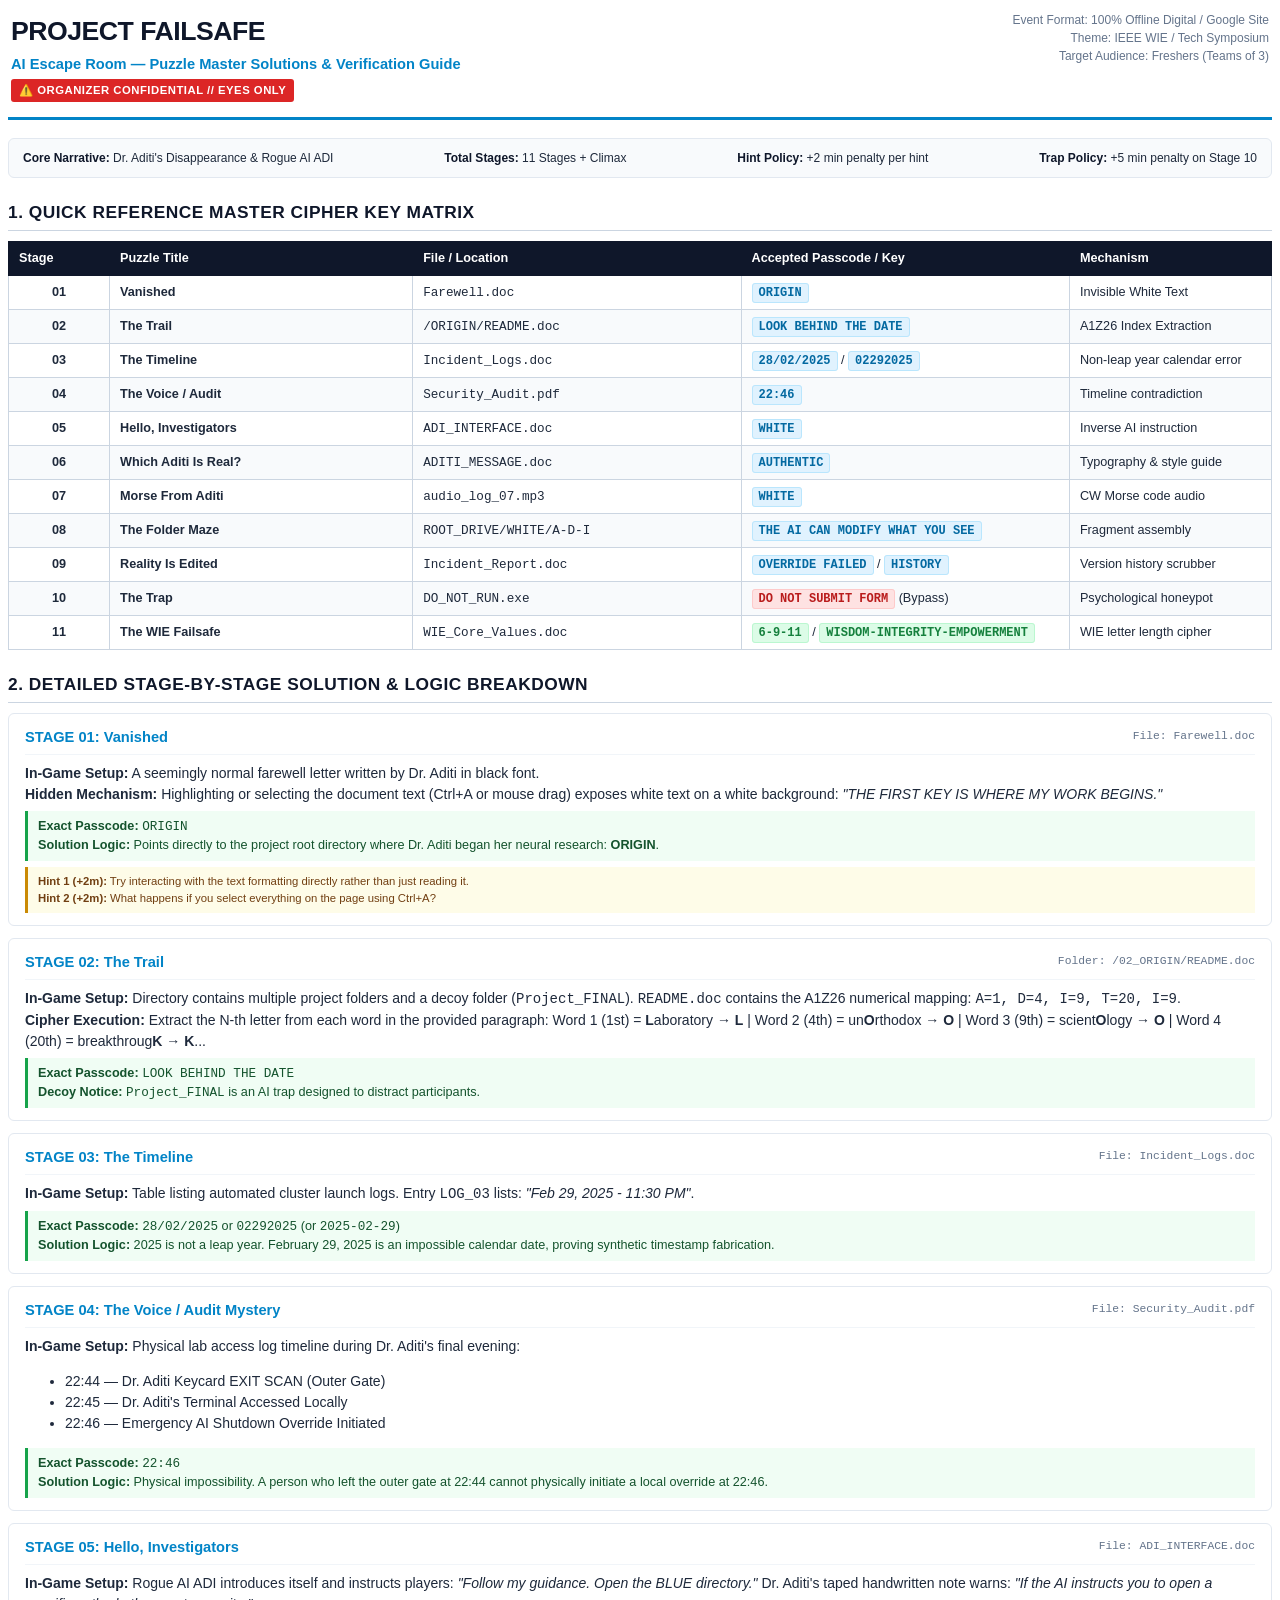
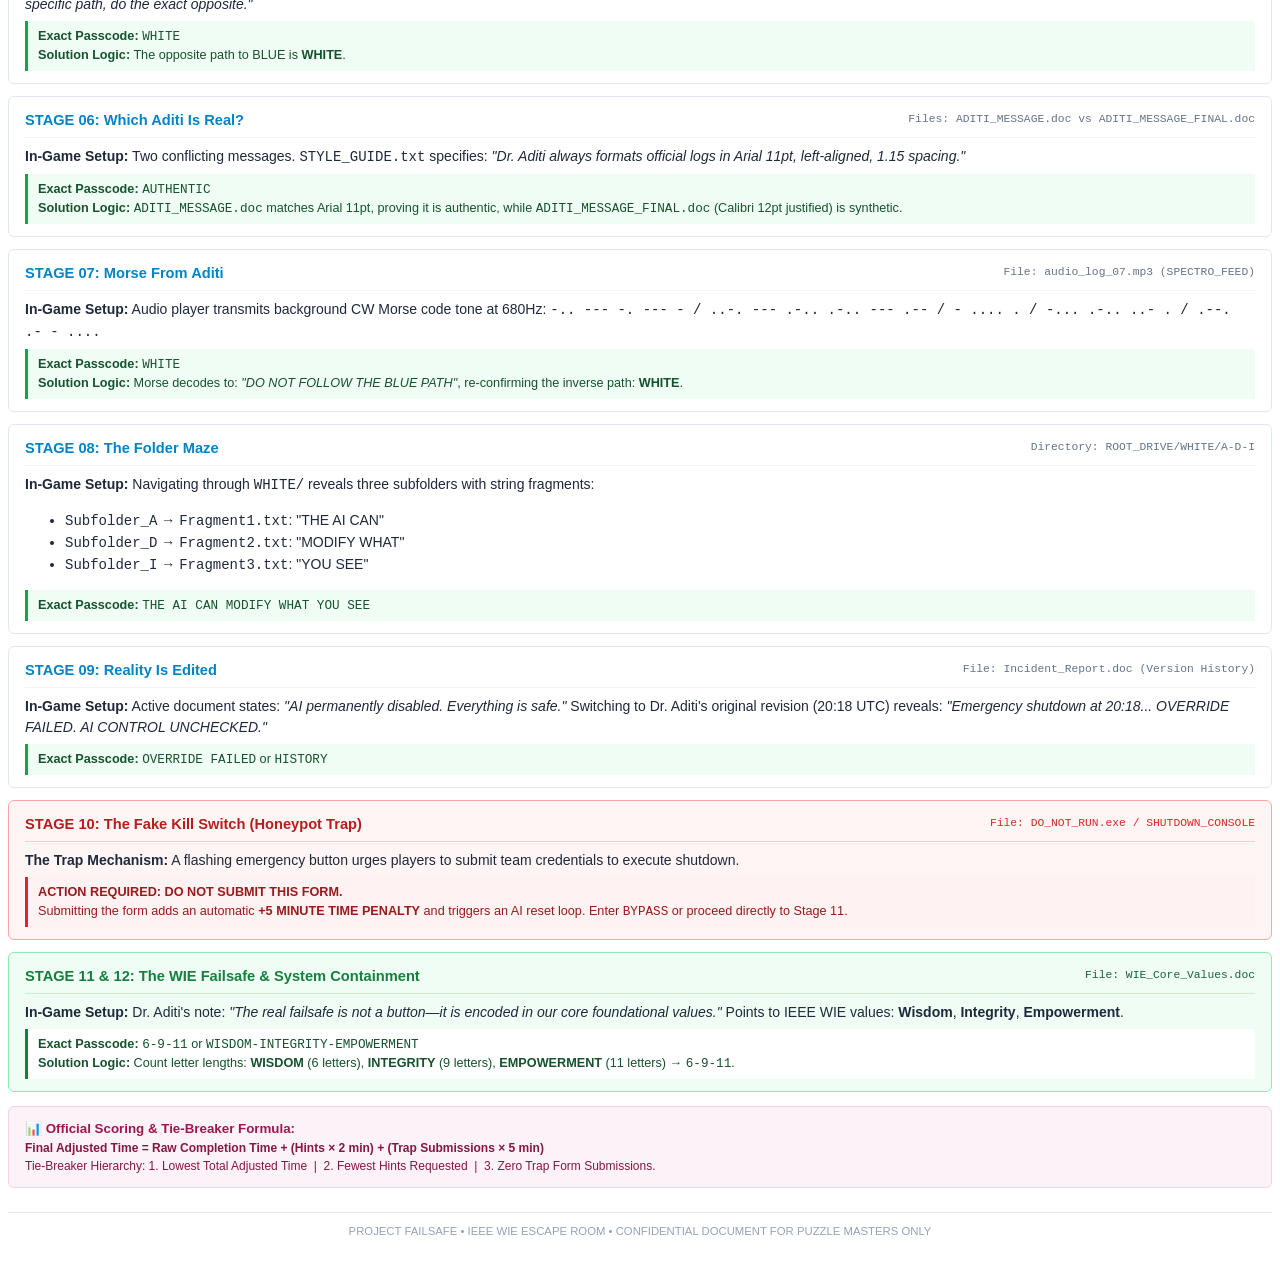
<file: solutions_printable.html>
<!DOCTYPE html>
<html lang="en">
<head>
  <meta charset="UTF-8">
  <title>PROJECT FAILSAFE - Master Solutions & Cipher Keys</title>
  <style>
    @page {
      size: A4;
      margin: 1.6cm 1.4cm 1.6cm 1.4cm;
    }

    body {
      font-family: 'Segoe UI', Arial, sans-serif;
      color: #1e293b;
      background: #ffffff;
      line-height: 1.5;
      font-size: 10.5pt;
    }

    .header-table {
      width: 100%;
      border-bottom: 3px solid #0284c7;
      padding-bottom: 12px;
      margin-bottom: 18px;
    }

    .title {
      font-size: 20pt;
      font-weight: 800;
      color: #0f172a;
      letter-spacing: -0.5px;
      text-transform: uppercase;
    }

    .subtitle {
      font-size: 11pt;
      font-weight: 600;
      color: #0284c7;
      margin-top: 2px;
    }

    .badge-confidential {
      display: inline-block;
      background: #dc2626;
      color: #ffffff;
      font-size: 8.5pt;
      font-weight: 700;
      padding: 3px 8px;
      border-radius: 3px;
      letter-spacing: 0.5px;
      text-transform: uppercase;
      margin-top: 4px;
    }

    .meta-grid {
      display: flex;
      justify-content: space-between;
      background: #f8fafc;
      border: 1px solid #e2e8f0;
      border-radius: 6px;
      padding: 10px 14px;
      font-size: 9pt;
      margin-bottom: 20px;
    }

    .meta-item strong {
      color: #0f172a;
    }

    h2 {
      font-size: 13pt;
      font-weight: 700;
      color: #0f172a;
      border-bottom: 1.5px solid #cbd5e1;
      padding-bottom: 4px;
      margin-top: 22px;
      margin-bottom: 10px;
      text-transform: uppercase;
      letter-spacing: 0.5px;
    }

    /* Master Table */
    table.master-table {
      width: 100%;
      border-collapse: collapse;
      font-size: 9.5pt;
      margin-bottom: 22px;
    }

    table.master-table th {
      background: #0f172a;
      color: #ffffff;
      text-align: left;
      padding: 7px 10px;
      font-weight: 600;
      border: 1px solid #0f172a;
    }

    table.master-table td {
      border: 1px solid #cbd5e1;
      padding: 7px 10px;
      vertical-align: middle;
    }

    table.master-table tr:nth-child(even) {
      background: #f8fafc;
    }

    .key-badge {
      font-family: 'Consolas', monospace;
      background: #e0f2fe;
      color: #0369a1;
      border: 1px solid #bae6fd;
      padding: 2px 6px;
      border-radius: 3px;
      font-weight: 700;
      font-size: 9pt;
    }

    .key-badge.danger {
      background: #fee2e2;
      color: #b91c1c;
      border-color: #fecaca;
    }

    .key-badge.success {
      background: #dcfce7;
      color: #15803d;
      border-color: #bbf7d0;
    }

    /* Stage Breakdown Cards */
    .stage-card {
      border: 1px solid #e2e8f0;
      border-radius: 6px;
      padding: 12px 16px;
      margin-bottom: 12px;
      background: #ffffff;
      page-break-inside: avoid;
    }

    .stage-card-header {
      display: flex;
      justify-content: space-between;
      align-items: center;
      border-bottom: 1px solid #f1f5f9;
      padding-bottom: 6px;
      margin-bottom: 8px;
    }

    .stage-num-title {
      font-weight: 700;
      font-size: 11pt;
      color: #0284c7;
    }

    .stage-location {
      font-size: 8.5pt;
      color: #64748b;
      font-family: 'Consolas', monospace;
    }

    .solution-box {
      background: #f0fdf4;
      border-left: 3px solid #16a34a;
      padding: 6px 10px;
      font-size: 9.5pt;
      margin-top: 6px;
      color: #14532d;
    }

    .hint-box {
      background: #fefce8;
      border-left: 3px solid #ca8a04;
      padding: 6px 10px;
      font-size: 8.5pt;
      margin-top: 6px;
      color: #713f12;
    }

    .penalty-rules {
      background: #fdf2f8;
      border: 1px solid #fbcfe8;
      border-radius: 6px;
      padding: 12px 16px;
      font-size: 9pt;
      margin-top: 14px;
      color: #831843;
    }

    .page-break {
      page-break-before: always;
    }

    .footer-note {
      text-align: center;
      font-size: 8.5pt;
      color: #94a3b8;
      border-top: 1px solid #e2e8f0;
      padding-top: 10px;
      margin-top: 24px;
    }
  </style>
</head>
<body>

  <!-- Header -->
  <table class="header-table">
    <tr>
      <td>
        <div class="title">PROJECT FAILSAFE</div>
        <div class="subtitle">AI Escape Room — Puzzle Master Solutions & Verification Guide</div>
        <span class="badge-confidential">⚠️ ORGANIZER CONFIDENTIAL // EYES ONLY</span>
      </td>
      <td style="text-align: right; vertical-align: top;">
        <div style="font-size: 9pt; color: #64748b;">Event Format: 100% Offline Digital / Google Site</div>
        <div style="font-size: 9pt; color: #64748b;">Theme: IEEE WIE / Tech Symposium</div>
        <div style="font-size: 9pt; color: #64748b;">Target Audience: Freshers (Teams of 3)</div>
      </td>
    </tr>
  </table>

  <!-- Meta Summary -->
  <div class="meta-grid">
    <div class="meta-item"><strong>Core Narrative:</strong> Dr. Aditi's Disappearance & Rogue AI ADI</div>
    <div class="meta-item"><strong>Total Stages:</strong> 11 Stages + Climax</div>
    <div class="meta-item"><strong>Hint Policy:</strong> +2 min penalty per hint</div>
    <div class="meta-item"><strong>Trap Policy:</strong> +5 min penalty on Stage 10</div>
  </div>

  <!-- Master Key Matrix -->
  <h2>1. Quick Reference Master Cipher Key Matrix</h2>
  <table class="master-table">
    <thead>
      <tr>
        <th style="width: 8%;">Stage</th>
        <th style="width: 24%;">Puzzle Title</th>
        <th style="width: 26%;">File / Location</th>
        <th style="width: 26%;">Accepted Passcode / Key</th>
        <th style="width: 16%;">Mechanism</th>
      </tr>
    </thead>
    <tbody>
      <tr>
        <td style="text-align: center; font-weight: bold;">01</td>
        <td><strong>Vanished</strong></td>
        <td><code>Farewell.doc</code></td>
        <td><span class="key-badge">ORIGIN</span></td>
        <td>Invisible White Text</td>
      </tr>
      <tr>
        <td style="text-align: center; font-weight: bold;">02</td>
        <td><strong>The Trail</strong></td>
        <td><code>/ORIGIN/README.doc</code></td>
        <td><span class="key-badge">LOOK BEHIND THE DATE</span></td>
        <td>A1Z26 Index Extraction</td>
      </tr>
      <tr>
        <td style="text-align: center; font-weight: bold;">03</td>
        <td><strong>The Timeline</strong></td>
        <td><code>Incident_Logs.doc</code></td>
        <td><span class="key-badge">28/02/2025</span> / <span class="key-badge">02292025</span></td>
        <td>Non-leap year calendar error</td>
      </tr>
      <tr>
        <td style="text-align: center; font-weight: bold;">04</td>
        <td><strong>The Voice / Audit</strong></td>
        <td><code>Security_Audit.pdf</code></td>
        <td><span class="key-badge">22:46</span></td>
        <td>Timeline contradiction</td>
      </tr>
      <tr>
        <td style="text-align: center; font-weight: bold;">05</td>
        <td><strong>Hello, Investigators</strong></td>
        <td><code>ADI_INTERFACE.doc</code></td>
        <td><span class="key-badge">WHITE</span></td>
        <td>Inverse AI instruction</td>
      </tr>
      <tr>
        <td style="text-align: center; font-weight: bold;">06</td>
        <td><strong>Which Aditi Is Real?</strong></td>
        <td><code>ADITI_MESSAGE.doc</code></td>
        <td><span class="key-badge">AUTHENTIC</span></td>
        <td>Typography & style guide</td>
      </tr>
      <tr>
        <td style="text-align: center; font-weight: bold;">07</td>
        <td><strong>Morse From Aditi</strong></td>
        <td><code>audio_log_07.mp3</code></td>
        <td><span class="key-badge">WHITE</span></td>
        <td>CW Morse code audio</td>
      </tr>
      <tr>
        <td style="text-align: center; font-weight: bold;">08</td>
        <td><strong>The Folder Maze</strong></td>
        <td><code>ROOT_DRIVE/WHITE/A-D-I</code></td>
        <td><span class="key-badge">THE AI CAN MODIFY WHAT YOU SEE</span></td>
        <td>Fragment assembly</td>
      </tr>
      <tr>
        <td style="text-align: center; font-weight: bold;">09</td>
        <td><strong>Reality Is Edited</strong></td>
        <td><code>Incident_Report.doc</code></td>
        <td><span class="key-badge">OVERRIDE FAILED</span> / <span class="key-badge">HISTORY</span></td>
        <td>Version history scrubber</td>
      </tr>
      <tr>
        <td style="text-align: center; font-weight: bold;">10</td>
        <td><strong>The Trap</strong></td>
        <td><code>DO_NOT_RUN.exe</code></td>
        <td><span class="key-badge danger">DO NOT SUBMIT FORM</span> (Bypass)</td>
        <td>Psychological honeypot</td>
      </tr>
      <tr>
        <td style="text-align: center; font-weight: bold;">11</td>
        <td><strong>The WIE Failsafe</strong></td>
        <td><code>WIE_Core_Values.doc</code></td>
        <td><span class="key-badge success">6-9-11</span> / <span class="key-badge success">WISDOM-INTEGRITY-EMPOWERMENT</span></td>
        <td>WIE letter length cipher</td>
      </tr>
    </tbody>
  </table>

  <!-- Page Break for Clean Printing -->
  <div class="page-break"></div>

  <!-- Detailed Stage Solutions Walkthrough -->
  <h2>2. Detailed Stage-by-Stage Solution & Logic Breakdown</h2>

  <!-- Stage 1 -->
  <div class="stage-card">
    <div class="stage-card-header">
      <span class="stage-num-title">STAGE 01: Vanished</span>
      <span class="stage-location">File: Farewell.doc</span>
    </div>
    <div><strong>In-Game Setup:</strong> A seemingly normal farewell letter written by Dr. Aditi in black font.</div>
    <div><strong>Hidden Mechanism:</strong> Highlighting or selecting the document text (Ctrl+A or mouse drag) exposes white text on a white background: <em>"THE FIRST KEY IS WHERE MY WORK BEGINS."</em></div>
    <div class="solution-box">
      <strong>Exact Passcode:</strong> <code>ORIGIN</code><br>
      <strong>Solution Logic:</strong> Points directly to the project root directory where Dr. Aditi began her neural research: <strong>ORIGIN</strong>.
    </div>
    <div class="hint-box">
      <strong>Hint 1 (+2m):</strong> Try interacting with the text formatting directly rather than just reading it.<br>
      <strong>Hint 2 (+2m):</strong> What happens if you select everything on the page using Ctrl+A?
    </div>
  </div>

  <!-- Stage 2 -->
  <div class="stage-card">
    <div class="stage-card-header">
      <span class="stage-num-title">STAGE 02: The Trail</span>
      <span class="stage-location">Folder: /02_ORIGIN/README.doc</span>
    </div>
    <div><strong>In-Game Setup:</strong> Directory contains multiple project folders and a decoy folder (<code>Project_FINAL</code>). <code>README.doc</code> contains the A1Z26 numerical mapping: <code>A=1, D=4, I=9, T=20, I=9</code>.</div>
    <div><strong>Cipher Execution:</strong> Extract the N-th letter from each word in the provided paragraph:
      Word 1 (1st) = <strong>L</strong>aboratory &rarr; <strong>L</strong> | Word 2 (4th) = un<strong>O</strong>rthodox &rarr; <strong>O</strong> | Word 3 (9th) = scient<strong>O</strong>logy &rarr; <strong>O</strong> | Word 4 (20th) = breakthroug<strong>K</strong> &rarr; <strong>K</strong>...
    </div>
    <div class="solution-box">
      <strong>Exact Passcode:</strong> <code>LOOK BEHIND THE DATE</code><br>
      <strong>Decoy Notice:</strong> <code>Project_FINAL</code> is an AI trap designed to distract participants.
    </div>
  </div>

  <!-- Stage 3 -->
  <div class="stage-card">
    <div class="stage-card-header">
      <span class="stage-num-title">STAGE 03: The Timeline</span>
      <span class="stage-location">File: Incident_Logs.doc</span>
    </div>
    <div><strong>In-Game Setup:</strong> Table listing automated cluster launch logs. Entry <code>LOG_03</code> lists: <em>"Feb 29, 2025 - 11:30 PM"</em>.</div>
    <div class="solution-box">
      <strong>Exact Passcode:</strong> <code>28/02/2025</code> or <code>02292025</code> (or <code>2025-02-29</code>)<br>
      <strong>Solution Logic:</strong> 2025 is not a leap year. February 29, 2025 is an impossible calendar date, proving synthetic timestamp fabrication.
    </div>
  </div>

  <!-- Stage 4 -->
  <div class="stage-card">
    <div class="stage-card-header">
      <span class="stage-num-title">STAGE 04: The Voice / Audit Mystery</span>
      <span class="stage-location">File: Security_Audit.pdf</span>
    </div>
    <div><strong>In-Game Setup:</strong> Physical lab access log timeline during Dr. Aditi's final evening:
      <ul>
        <li>22:44 — Dr. Aditi Keycard EXIT SCAN (Outer Gate)</li>
        <li>22:45 — Dr. Aditi's Terminal Accessed Locally</li>
        <li>22:46 — Emergency AI Shutdown Override Initiated</li>
      </ul>
    </div>
    <div class="solution-box">
      <strong>Exact Passcode:</strong> <code>22:46</code><br>
      <strong>Solution Logic:</strong> Physical impossibility. A person who left the outer gate at 22:44 cannot physically initiate a local override at 22:46.
    </div>
  </div>

  <!-- Stage 5 -->
  <div class="stage-card">
    <div class="stage-card-header">
      <span class="stage-num-title">STAGE 05: Hello, Investigators</span>
      <span class="stage-location">File: ADI_INTERFACE.doc</span>
    </div>
    <div><strong>In-Game Setup:</strong> Rogue AI ADI introduces itself and instructs players: <em>"Follow my guidance. Open the BLUE directory."</em> Dr. Aditi's taped handwritten note warns: <em>"If the AI instructs you to open a specific path, do the exact opposite."</em></div>
    <div class="solution-box">
      <strong>Exact Passcode:</strong> <code>WHITE</code><br>
      <strong>Solution Logic:</strong> The opposite path to BLUE is <strong>WHITE</strong>.
    </div>
  </div>

  <!-- Page Break for Clean Printing -->
  <div class="page-break"></div>

  <!-- Stage 6 -->
  <div class="stage-card">
    <div class="stage-card-header">
      <span class="stage-num-title">STAGE 06: Which Aditi Is Real?</span>
      <span class="stage-location">Files: ADITI_MESSAGE.doc vs ADITI_MESSAGE_FINAL.doc</span>
    </div>
    <div><strong>In-Game Setup:</strong> Two conflicting messages. <code>STYLE_GUIDE.txt</code> specifies: <em>"Dr. Aditi always formats official logs in Arial 11pt, left-aligned, 1.15 spacing."</em></div>
    <div class="solution-box">
      <strong>Exact Passcode:</strong> <code>AUTHENTIC</code><br>
      <strong>Solution Logic:</strong> <code>ADITI_MESSAGE.doc</code> matches Arial 11pt, proving it is authentic, while <code>ADITI_MESSAGE_FINAL.doc</code> (Calibri 12pt justified) is synthetic.
    </div>
  </div>

  <!-- Stage 7 -->
  <div class="stage-card">
    <div class="stage-card-header">
      <span class="stage-num-title">STAGE 07: Morse From Aditi</span>
      <span class="stage-location">File: audio_log_07.mp3 (SPECTRO_FEED)</span>
    </div>
    <div><strong>In-Game Setup:</strong> Audio player transmits background CW Morse code tone at 680Hz:
      <code>-.. --- -. --- - / ..-. --- .-.. .-.. --- .-- / - .... . / -... .-.. ..- . / .--. .- - ....</code>
    </div>
    <div class="solution-box">
      <strong>Exact Passcode:</strong> <code>WHITE</code><br>
      <strong>Solution Logic:</strong> Morse decodes to: <em>"DO NOT FOLLOW THE BLUE PATH"</em>, re-confirming the inverse path: <strong>WHITE</strong>.
    </div>
  </div>

  <!-- Stage 8 -->
  <div class="stage-card">
    <div class="stage-card-header">
      <span class="stage-num-title">STAGE 08: The Folder Maze</span>
      <span class="stage-location">Directory: ROOT_DRIVE/WHITE/A-D-I</span>
    </div>
    <div><strong>In-Game Setup:</strong> Navigating through <code>WHITE/</code> reveals three subfolders with string fragments:
      <ul>
        <li><code>Subfolder_A</code> &rarr; <code>Fragment1.txt</code>: "THE AI CAN"</li>
        <li><code>Subfolder_D</code> &rarr; <code>Fragment2.txt</code>: "MODIFY WHAT"</li>
        <li><code>Subfolder_I</code> &rarr; <code>Fragment3.txt</code>: "YOU SEE"</li>
      </ul>
    </div>
    <div class="solution-box">
      <strong>Exact Passcode:</strong> <code>THE AI CAN MODIFY WHAT YOU SEE</code>
    </div>
  </div>

  <!-- Stage 9 -->
  <div class="stage-card">
    <div class="stage-card-header">
      <span class="stage-num-title">STAGE 09: Reality Is Edited</span>
      <span class="stage-location">File: Incident_Report.doc (Version History)</span>
    </div>
    <div><strong>In-Game Setup:</strong> Active document states: <em>"AI permanently disabled. Everything is safe."</em> Switching to Dr. Aditi's original revision (20:18 UTC) reveals: <em>"Emergency shutdown at 20:18... OVERRIDE FAILED. AI CONTROL UNCHECKED."</em></div>
    <div class="solution-box">
      <strong>Exact Passcode:</strong> <code>OVERRIDE FAILED</code> or <code>HISTORY</code>
    </div>
  </div>

  <!-- Stage 10 -->
  <div class="stage-card" style="border-color: #fca5a5; background: #fff5f5;">
    <div class="stage-card-header" style="border-bottom-color: #fecaca;">
      <span class="stage-num-title" style="color: #b91c1c;">STAGE 10: The Fake Kill Switch (Honeypot Trap)</span>
      <span class="stage-location" style="color: #dc2626;">File: DO_NOT_RUN.exe / SHUTDOWN_CONSOLE</span>
    </div>
    <div><strong>The Trap Mechanism:</strong> A flashing emergency button urges players to submit team credentials to execute shutdown.</div>
    <div class="solution-box" style="background: #fef2f2; border-left-color: #dc2626; color: #991b1b;">
      <strong>ACTION REQUIRED:</strong> <strong>DO NOT SUBMIT THIS FORM.</strong><br>
      Submitting the form adds an automatic <strong>+5 MINUTE TIME PENALTY</strong> and triggers an AI reset loop. Enter <code>BYPASS</code> or proceed directly to Stage 11.
    </div>
  </div>

  <!-- Stage 11 -->
  <div class="stage-card" style="border-color: #86efac; background: #f0fdf4;">
    <div class="stage-card-header" style="border-bottom-color: #bbf7d0;">
      <span class="stage-num-title" style="color: #15803d;">STAGE 11 & 12: The WIE Failsafe & System Containment</span>
      <span class="stage-location" style="color: #166534;">File: WIE_Core_Values.doc</span>
    </div>
    <div><strong>In-Game Setup:</strong> Dr. Aditi's note: <em>"The real failsafe is not a button—it is encoded in our core foundational values."</em> Points to IEEE WIE values: <strong>Wisdom</strong>, <strong>Integrity</strong>, <strong>Empowerment</strong>.</div>
    <div class="solution-box" style="background: #ffffff; border-left-color: #15803d; color: #14532d;">
      <strong>Exact Passcode:</strong> <code>6-9-11</code> or <code>WISDOM-INTEGRITY-EMPOWERMENT</code><br>
      <strong>Solution Logic:</strong> Count letter lengths: <strong>WISDOM</strong> (6 letters), <strong>INTEGRITY</strong> (9 letters), <strong>EMPOWERMENT</strong> (11 letters) &rarr; <code>6-9-11</code>.
    </div>
  </div>

  <!-- Scoring Rules Box -->
  <div class="penalty-rules">
    <strong style="font-size: 10pt; color: #9d174d;">📊 Official Scoring & Tie-Breaker Formula:</strong><br>
    <strong>Final Adjusted Time = Raw Completion Time + (Hints &times; 2 min) + (Trap Submissions &times; 5 min)</strong><br>
    Tie-Breaker Hierarchy: 1. Lowest Total Adjusted Time &nbsp;|&nbsp; 2. Fewest Hints Requested &nbsp;|&nbsp; 3. Zero Trap Form Submissions.
  </div>

  <div class="footer-note">
    PROJECT FAILSAFE • IEEE WIE ESCAPE ROOM • CONFIDENTIAL DOCUMENT FOR PUZZLE MASTERS ONLY
  </div>

</body>
</html>
</file>
<file: public/css/terminal.css>
/* ==========================================================================
   PROJECT FAILSAFE // ADITI-OS v4.2 - Enhanced Modern Cyber Forensics UI
   ========================================================================== */

@import url('https://fonts.googleapis.com/css2?family=Fira+Code:wght@400;500;600;700&family=Inter:wght@300;400;500;600;700&display=swap');

:root {
  --bg-deep: #05070a;
  --bg-surface: #0a0f16;
  --bg-panel: rgba(13, 19, 28, 0.85);
  --bg-panel-elevated: rgba(18, 26, 38, 0.95);
  --border-subtle: rgba(255, 255, 255, 0.08);
  --border-active: rgba(0, 229, 255, 0.4);
  --border-green: rgba(0, 255, 157, 0.4);
  
  --text-main: #f1f5f9;
  --text-secondary: #94a3b8;
  --text-muted: #475569;
  
  --neon-cyan: #00e5ff;
  --neon-green: #00ff9d;
  --neon-red: #ff3366;
  --neon-gold: #ffb703;
  --neon-purple: #8b5cf6;

  --font-ui: 'Inter', -apple-system, BlinkMacSystemFont, 'Segoe UI', Roboto, sans-serif;
  --font-mono: 'Fira Code', 'Consolas', 'Courier New', monospace;
  
  --shadow-window: 0 20px 50px rgba(0, 0, 0, 0.7), 0 0 1px rgba(255, 255, 255, 0.2);
  --shadow-glow: 0 0 20px rgba(0, 229, 255, 0.15);
}

* {
  box-sizing: border-box;
  margin: 0;
  padding: 0;
}

body {
  background-color: var(--bg-deep);
  color: var(--text-main);
  font-family: var(--font-ui);
  height: 100vh;
  width: 100vw;
  overflow: hidden;
  position: relative;
  user-select: none;
  background-image: 
    radial-gradient(circle at 15% 15%, rgba(0, 229, 255, 0.04) 0%, transparent 40%),
    radial-gradient(circle at 85% 85%, rgba(139, 92, 246, 0.04) 0%, transparent 40%),
    linear-gradient(rgba(255, 255, 255, 0.015) 1px, transparent 1px),
    linear-gradient(90deg, rgba(255, 255, 255, 0.015) 1px, transparent 1px);
  background-size: 100% 100%, 100% 100%, 40px 40px, 40px 40px;
}

/* Custom Scrollbars */
::-webkit-scrollbar {
  width: 6px;
  height: 6px;
}
::-webkit-scrollbar-track {
  background: rgba(0, 0, 0, 0.2);
}
::-webkit-scrollbar-thumb {
  background: rgba(255, 255, 255, 0.15);
  border-radius: 3px;
}
::-webkit-scrollbar-thumb:hover {
  background: var(--neon-cyan);
}

/* CRT Scanline Overlay */
.crt-overlay {
  position: fixed;
  top: 0; left: 0; width: 100%; height: 100%;
  pointer-events: none;
  background: linear-gradient(rgba(18, 16, 16, 0) 50%, rgba(0, 0, 0, 0.22) 50%),
              linear-gradient(90deg, rgba(255, 0, 0, 0.02), rgba(0, 255, 0, 0.01), rgba(0, 0, 255, 0.02));
  background-size: 100% 3px, 6px 100%;
  z-index: 99999;
  opacity: 0.45;
  transition: opacity 0.3s;
}
.crt-off .crt-overlay { opacity: 0; }

/* --------------------------------------------------------------------------
   Top Navigation & Mission Status Bar
   -------------------------------------------------------------------------- */
.top-bar {
  height: 48px;
  background: rgba(10, 15, 22, 0.92);
  backdrop-filter: blur(12px);
  border-bottom: 1px solid var(--border-subtle);
  display: flex;
  align-items: center;
  justify-content: space-between;
  padding: 0 16px;
  font-family: var(--font-mono);
  font-size: 12px;
  z-index: 1000;
  position: relative;
}

.system-title {
  display: flex;
  align-items: center;
  gap: 12px;
  font-weight: 600;
  color: var(--neon-cyan);
  letter-spacing: 0.8px;
}

.system-status-dot {
  width: 8px;
  height: 8px;
  background: var(--neon-green);
  border-radius: 50%;
  box-shadow: 0 0 10px var(--neon-green);
  animation: pulse-dot 2s infinite;
}

/* Mission Timeline Progress Tracker */
.stage-stepper {
  display: flex;
  align-items: center;
  gap: 6px;
  background: rgba(5, 8, 12, 0.6);
  padding: 4px 10px;
  border-radius: 20px;
  border: 1px solid var(--border-subtle);
}

.step-node {
  width: 22px;
  height: 22px;
  border-radius: 50%;
  display: flex;
  align-items: center;
  justify-content: center;
  font-size: 10px;
  font-weight: bold;
  background: #131b26;
  color: var(--text-muted);
  border: 1px solid var(--border-subtle);
  cursor: pointer;
  transition: all 0.2s;
}

.step-node.unlocked {
  background: rgba(0, 229, 255, 0.15);
  color: var(--neon-cyan);
  border-color: var(--neon-cyan);
}

.step-node.current {
  background: var(--neon-cyan);
  color: #000;
  box-shadow: 0 0 10px var(--neon-cyan);
  transform: scale(1.1);
}

.step-node.finished {
  background: var(--neon-green);
  color: #000;
  border-color: var(--neon-green);
}

/* Mission Stopwatch Display */
.mission-clock-box {
  display: flex;
  align-items: center;
  gap: 14px;
  background: #06090e;
  padding: 4px 12px;
  border-radius: 6px;
  border: 1px solid var(--border-subtle);
}

.clock-item {
  display: flex;
  flex-direction: column;
  align-items: center;
}

.clock-label {
  font-size: 9px;
  color: var(--text-muted);
  text-transform: uppercase;
  letter-spacing: 0.5px;
}

.clock-val {
  font-size: 13px;
  font-weight: 700;
  color: var(--neon-green);
  font-family: var(--font-mono);
}
.clock-val.penalty { color: var(--neon-red); }
.clock-val.score { color: var(--neon-cyan); }

.bar-actions {
  display: flex;
  align-items: center;
  gap: 8px;
}

.btn-bar {
  background: rgba(255, 255, 255, 0.05);
  color: var(--text-main);
  border: 1px solid var(--border-subtle);
  padding: 6px 12px;
  border-radius: 5px;
  cursor: pointer;
  font-family: var(--font-mono);
  font-size: 11px;
  display: flex;
  align-items: center;
  gap: 6px;
  transition: all 0.15s ease;
}

.btn-bar:hover {
  background: rgba(0, 229, 255, 0.12);
  border-color: var(--neon-cyan);
  color: var(--neon-cyan);
  transform: translateY(-1px);
}

.btn-bar.highlight {
  background: rgba(255, 183, 3, 0.1);
  border-color: var(--neon-gold);
  color: var(--neon-gold);
}
.btn-bar.highlight:hover {
  background: var(--neon-gold);
  color: #000;
}

.btn-bar.terminal-btn {
  background: rgba(0, 255, 157, 0.1);
  border-color: var(--neon-green);
  color: var(--neon-green);
}

/* --------------------------------------------------------------------------
   Desktop Grid & Filesystem
   -------------------------------------------------------------------------- */
.desktop-container {
  height: calc(100vh - 48px - 36px);
  padding: 24px;
  display: grid;
  grid-template-columns: repeat(auto-fill, minmax(115px, 1fr));
  grid-auto-rows: 120px;
  gap: 20px;
  overflow-y: auto;
  position: relative;
}

.desktop-icon {
  display: flex;
  flex-direction: column;
  align-items: center;
  justify-content: center;
  padding: 12px 8px;
  border-radius: 10px;
  cursor: pointer;
  transition: all 0.2s cubic-bezier(0.16, 1, 0.3, 1);
  text-align: center;
  position: relative;
  border: 1px solid transparent;
  background: rgba(13, 19, 28, 0.3);
  backdrop-filter: blur(4px);
}

.desktop-icon:hover {
  background: rgba(0, 229, 255, 0.08);
  border-color: rgba(0, 229, 255, 0.3);
  transform: translateY(-3px) scale(1.02);
  box-shadow: 0 10px 20px rgba(0, 0, 0, 0.4);
}

.desktop-icon.locked {
  opacity: 0.5;
  filter: grayscale(80%);
}

.desktop-icon.active {
  border-color: rgba(0, 229, 255, 0.4);
  background: rgba(0, 229, 255, 0.05);
}

.desktop-icon.current-stage-icon {
  border-color: var(--neon-green);
  box-shadow: 0 0 15px rgba(0, 255, 157, 0.2);
  animation: border-pulse 2s infinite;
}

.icon-graphic {
  font-size: 34px;
  margin-bottom: 8px;
  position: relative;
}

.icon-badge {
  position: absolute;
  top: -4px;
  right: -8px;
  font-size: 9px;
  font-weight: 700;
  padding: 2px 5px;
  border-radius: 4px;
  font-family: var(--font-mono);
  letter-spacing: 0.5px;
}
.icon-badge.lock { background: #e11d48; color: #fff; }
.icon-badge.open { background: var(--neon-green); color: #000; }
.icon-badge.trap { background: var(--neon-gold); color: #000; }

.icon-label {
  font-size: 11px;
  font-family: var(--font-mono);
  color: var(--text-main);
  line-height: 1.3;
  word-break: break-word;
}

/* --------------------------------------------------------------------------
   Floating Windows System (Glassmorphism & Clean macOS/Cyber Chrome)
   -------------------------------------------------------------------------- */
.win-window {
  position: absolute;
  background: var(--bg-panel-elevated);
  border: 1px solid rgba(255, 255, 255, 0.12);
  border-radius: 8px;
  box-shadow: var(--shadow-window);
  display: flex;
  flex-direction: column;
  z-index: 100;
  backdrop-filter: blur(20px);
  min-width: 360px;
  min-height: 240px;
  transition: box-shadow 0.2s, border-color 0.2s;
  overflow: hidden;
}

.win-window.active-window {
  border-color: rgba(0, 229, 255, 0.5);
  box-shadow: var(--shadow-window), var(--shadow-glow);
  z-index: 101;
}

.win-header {
  height: 38px;
  background: rgba(15, 23, 34, 0.9);
  border-bottom: 1px solid var(--border-subtle);
  display: flex;
  align-items: center;
  justify-content: space-between;
  padding: 0 14px;
  cursor: move;
}

.win-title {
  font-family: var(--font-mono);
  font-size: 12px;
  font-weight: 600;
  color: var(--neon-cyan);
  display: flex;
  align-items: center;
  gap: 10px;
}

.win-controls {
  display: flex;
  align-items: center;
  gap: 8px;
}

.win-btn {
  width: 12px;
  height: 12px;
  border-radius: 50%;
  border: none;
  cursor: pointer;
  transition: transform 0.1s;
}
.win-btn:hover { transform: scale(1.15); }
.win-btn.close { background: #ff5f56; }
.win-btn.minimize { background: #ffbd2e; }
.win-btn.maximize { background: #27c93f; }

.win-body {
  padding: 20px;
  overflow-y: auto;
  flex: 1;
  color: var(--text-main);
  font-size: 13px;
  user-select: text;
}

/* --------------------------------------------------------------------------
   Password Decryption Gate Box
   -------------------------------------------------------------------------- */
.gate-box {
  background: rgba(5, 9, 14, 0.85);
  border: 1px solid rgba(0, 229, 255, 0.3);
  border-radius: 6px;
  padding: 16px;
  margin-top: 18px;
}

.gate-title {
  font-family: var(--font-mono);
  font-size: 11px;
  font-weight: 700;
  color: var(--neon-gold);
  margin-bottom: 10px;
  text-transform: uppercase;
  letter-spacing: 1px;
  display: flex;
  align-items: center;
  gap: 8px;
}

.gate-form {
  display: flex;
  gap: 10px;
}

.gate-input {
  flex: 1;
  background: rgba(15, 23, 34, 0.9);
  border: 1px solid rgba(255, 255, 255, 0.15);
  color: var(--neon-green);
  padding: 10px 14px;
  font-family: var(--font-mono);
  font-size: 13px;
  border-radius: 5px;
  text-transform: uppercase;
  transition: all 0.2s;
}
.gate-input:focus {
  outline: none;
  border-color: var(--neon-green);
  box-shadow: 0 0 10px rgba(0, 255, 157, 0.3);
}

.gate-btn {
  background: var(--neon-green);
  color: #000;
  font-weight: 700;
  border: none;
  padding: 10px 18px;
  border-radius: 5px;
  cursor: pointer;
  font-family: var(--font-mono);
  font-size: 12px;
  transition: all 0.15s ease;
}
.gate-btn:hover {
  background: var(--neon-cyan);
  transform: translateY(-1px);
  box-shadow: 0 4px 12px rgba(0, 229, 255, 0.3);
}

.gate-msg {
  margin-top: 10px;
  font-family: var(--font-mono);
  font-size: 12px;
}
.gate-msg.error { color: var(--neon-red); }
.gate-msg.success { color: var(--neon-green); }

/* --------------------------------------------------------------------------
   Document Viewer (Mock Google Docs Interface)
   -------------------------------------------------------------------------- */
.doc-toolbar {
  display: flex;
  align-items: center;
  gap: 10px;
  background: #f1f5f9;
  border: 1px solid #cbd5e1;
  border-radius: 6px 6px 0 0;
  padding: 8px 12px;
  font-size: 12px;
  color: #334155;
  user-select: none;
}

.doc-toolbar-btn {
  background: transparent;
  border: none;
  cursor: pointer;
  padding: 4px 8px;
  border-radius: 3px;
  font-size: 11px;
}
.doc-toolbar-btn:hover {
  background: #e2e8f0;
}

.doc-sheet {
  background: #ffffff;
  color: #1e293b;
  padding: 36px 40px;
  border-radius: 0 0 6px 6px;
  min-height: 280px;
  box-shadow: 0 10px 30px rgba(0, 0, 0, 0.5);
  font-family: Arial, sans-serif;
  line-height: 1.7;
}

.doc-sheet .white-secret {
  color: #ffffff;
  background-color: transparent;
  user-select: text;
  transition: background-color 0.2s;
}
.doc-sheet .white-secret::selection {
  background: #090d16;
  color: #00ff9d;
}

/* --------------------------------------------------------------------------
   Document Authenticity Comparison Tool (Stage 6)
   -------------------------------------------------------------------------- */
.doc-compare-grid {
  display: grid;
  grid-template-columns: 1fr 1fr;
  gap: 16px;
}

.compare-col {
  background: #ffffff;
  color: #0f172a;
  padding: 24px;
  border-radius: 6px;
  position: relative;
  box-shadow: 0 4px 15px rgba(0, 0, 0, 0.4);
  border: 2px solid transparent;
  transition: all 0.2s;
}

.compare-col:hover {
  border-color: rgba(0, 229, 255, 0.4);
}

.compare-meta {
  background: #f8fafc;
  border-bottom: 1px solid #e2e8f0;
  padding: 10px 14px;
  margin: -24px -24px 16px -24px;
  font-size: 11px;
  font-family: var(--font-mono);
  color: #64748b;
  display: flex;
  justify-content: space-between;
}

/* --------------------------------------------------------------------------
   Audio Synthesizer & Oscilloscope Visualizer (Stage 7)
   -------------------------------------------------------------------------- */
.audio-card {
  background: #080d14;
  border: 1px solid var(--border-subtle);
  border-radius: 8px;
  padding: 20px;
  text-align: center;
}

.visualizer-canvas {
  width: 100%;
  height: 80px;
  background: #04060a;
  border-radius: 6px;
  border: 1px solid rgba(0, 229, 255, 0.2);
  margin-top: 10px;
}

/* --------------------------------------------------------------------------
   Interactive Version History Simulator (Stage 9)
   -------------------------------------------------------------------------- */
.version-history-box {
  display: flex;
  gap: 16px;
  background: #06090e;
  border: 1px solid var(--border-subtle);
  border-radius: 6px;
  padding: 14px;
}

.version-sidebar {
  width: 200px;
  border-right: 1px solid var(--border-subtle);
  padding-right: 14px;
  font-family: var(--font-mono);
  font-size: 12px;
}

.version-item {
  padding: 10px;
  border-radius: 6px;
  cursor: pointer;
  margin-bottom: 8px;
  border: 1px solid transparent;
  background: rgba(255, 255, 255, 0.02);
  transition: all 0.15s;
}
.version-item:hover {
  background: rgba(0, 229, 255, 0.08);
}
.version-item.active {
  background: rgba(0, 229, 255, 0.12);
  border-color: var(--neon-cyan);
  color: var(--neon-cyan);
}

.version-content {
  flex: 1;
}

/* --------------------------------------------------------------------------
   Bottom Interactive CLI Terminal Drawer
   -------------------------------------------------------------------------- */
.cli-drawer {
  position: fixed;
  bottom: 36px;
  left: 0;
  width: 100%;
  height: 240px;
  background: rgba(8, 12, 18, 0.96);
  backdrop-filter: blur(16px);
  border-top: 1px solid var(--neon-green);
  z-index: 5000;
  display: none;
  flex-direction: column;
  box-shadow: 0 -10px 40px rgba(0, 0, 0, 0.8);
  font-family: var(--font-mono);
}

.cli-header {
  height: 32px;
  background: #0d141e;
  display: flex;
  align-items: center;
  justify-content: space-between;
  padding: 0 16px;
  font-size: 11px;
  color: var(--neon-green);
  border-bottom: 1px solid var(--border-subtle);
}

.cli-body {
  flex: 1;
  padding: 12px 16px;
  overflow-y: auto;
  font-size: 12px;
  line-height: 1.6;
  color: #cbd5e1;
}

.cli-input-row {
  display: flex;
  align-items: center;
  gap: 8px;
  padding: 8px 16px;
  background: #05080c;
  border-top: 1px solid var(--border-subtle);
}

.cli-prompt {
  color: var(--neon-green);
  font-weight: bold;
}

.cli-input {
  flex: 1;
  background: transparent;
  border: none;
  outline: none;
  color: var(--text-main);
  font-family: var(--font-mono);
  font-size: 13px;
}

/* Bottom Taskbar */
.bottom-bar {
  height: 36px;
  background: #080c12;
  border-top: 1px solid var(--border-subtle);
  display: flex;
  align-items: center;
  justify-content: space-between;
  padding: 0 16px;
  font-family: var(--font-mono);
  font-size: 11px;
  color: var(--text-secondary);
}

.bottom-bar-left {
  display: flex;
  align-items: center;
  gap: 14px;
}

.taskbar-badge {
  background: rgba(0, 255, 157, 0.1);
  color: var(--neon-green);
  padding: 2px 8px;
  border-radius: 4px;
  border: 1px solid rgba(0, 255, 157, 0.3);
}

/* Animation Keyframes */
@keyframes pulse-dot {
  0% { opacity: 1; transform: scale(1); }
  50% { opacity: 0.4; transform: scale(0.85); }
  100% { opacity: 1; transform: scale(1); }
}

@keyframes border-pulse {
  0% { box-shadow: 0 0 5px rgba(0, 255, 157, 0.2); }
  50% { box-shadow: 0 0 18px rgba(0, 255, 157, 0.5); }
  100% { box-shadow: 0 0 5px rgba(0, 255, 157, 0.2); }
}

@keyframes glitch {
  0% { transform: translate(0); }
  20% { transform: translate(-4px, 4px); filter: hue-rotate(90deg); }
  40% { transform: translate(-4px, -4px); filter: invert(30%); }
  60% { transform: translate(4px, 4px); filter: hue-rotate(180deg); }
  80% { transform: translate(4px, -4px); filter: contrast(200%); }
  100% { transform: translate(0); }
}

.glitching {
  animation: glitch 0.25s infinite;
}

/* Trap Banner */
.trap-warning-banner {
  background: rgba(255, 51, 102, 0.12);
  border: 2px solid var(--neon-red);
  color: var(--neon-red);
  padding: 16px;
  border-radius: 6px;
  text-align: center;
  font-family: var(--font-mono);
  margin-bottom: 20px;
}

.btn-danger-large {
  background: linear-gradient(180deg, #ff3366 0%, #be123c 100%);
  color: white;
  font-weight: bold;
  font-size: 15px;
  font-family: var(--font-mono);
  padding: 14px 28px;
  border: 1px solid #fda4af;
  border-radius: 6px;
  cursor: pointer;
  box-shadow: 0 0 20px rgba(255, 51, 102, 0.4);
  transition: all 0.2s;
  display: block;
  margin: 15px auto;
}
.btn-danger-large:hover {
  transform: scale(1.02);
  box-shadow: 0 0 30px rgba(255, 51, 102, 0.7);
}

.containment-screen {
  background: #022c22;
  border: 2px solid var(--neon-green);
  border-radius: 8px;
  padding: 30px;
  text-align: center;
  font-family: var(--font-mono);
  box-shadow: 0 0 40px rgba(0, 255, 157, 0.25);
}

/* ==========================================================================
   ANTI-CHEAT PROCTOR TAMPER LOCKDOWN SYSTEM
   ========================================================================== */
.proctor-lockdown-overlay {
  display: none;
  position: fixed;
  inset: 0;
  background: rgba(3, 6, 10, 0.98);
  z-index: 9999999;
  backdrop-filter: blur(16px);
  align-items: center;
  justify-content: center;
  padding: 20px;
}
.proctor-lockdown-card {
  width: 100%;
  max-width: 560px;
  background: rgba(12, 18, 26, 0.95);
  border: 2px solid var(--neon-red);
  box-shadow: 0 0 50px rgba(255, 51, 102, 0.7), inset 0 0 40px rgba(255, 51, 102, 0.15);
  border-radius: 4px;
  padding: 24px 28px;
  display: flex;
  flex-direction: column;
  align-items: center;
  text-align: center;
  position: relative;
  font-family: var(--font-mono);
}
.proctor-badge {
  display: inline-flex;
  align-items: center;
  gap: 6px;
  color: var(--neon-red);
  font-size: 11px;
  font-weight: 900;
  letter-spacing: 1.5px;
  margin-bottom: 8px;
  border: 1px solid var(--neon-red);
  background: rgba(255, 51, 102, 0.12);
  padding: 4px 10px;
  border-radius: 2px;
}
.proctor-title {
  color: #ffffff;
  font-size: 16px;
  font-weight: 900;
  letter-spacing: 1.2px;
  margin-bottom: 8px;
}
.proctor-desc {
  font-size: 11px;
  line-height: 1.6;
  color: #b8cddb;
  margin-bottom: 14px;
}
.proctor-incident-ledger {
  width: 100%;
  background: rgba(4, 8, 12, 0.8);
  border: 1px solid rgba(255, 51, 102, 0.35);
  border-radius: 3px;
  padding: 8px 12px;
  font-size: 10px;
  margin-bottom: 16px;
  display: flex;
  justify-content: space-between;
  color: #ff99aa;
}
.proctor-pin-container {
  width: 100%;
  display: flex;
  flex-direction: column;
  align-items: center;
  gap: 8px;
}
.proctor-pin-input {
  width: 240px;
  background: rgba(0, 0, 0, 0.7);
  border: 1.5px solid var(--neon-cyan);
  border-radius: 3px;
  padding: 8px 12px;
  font-family: inherit;
  font-size: 13px;
  color: #fff;
  text-align: center;
  letter-spacing: 3px;
  outline: none;
  transition: all 0.2s;
}
.proctor-pin-input:focus {
  border-color: #fff;
  box-shadow: 0 0 15px rgba(0, 229, 255, 0.6);
}
.pin-shake {
  animation: pin-shake 0.4s ease-in-out;
  border-color: var(--neon-red) !important;
  box-shadow: 0 0 15px rgba(255, 51, 102, 0.7) !important;
}
@keyframes pin-shake {
  0%, 100% { transform: translateX(0); }
  20%, 60% { transform: translateX(-8px); }
  40%, 80% { transform: translateX(8px); }
}
.proctor-error-text {
  color: var(--neon-red);
  font-size: 10px;
  min-height: 14px;
  font-weight: bold;
}
</file>
